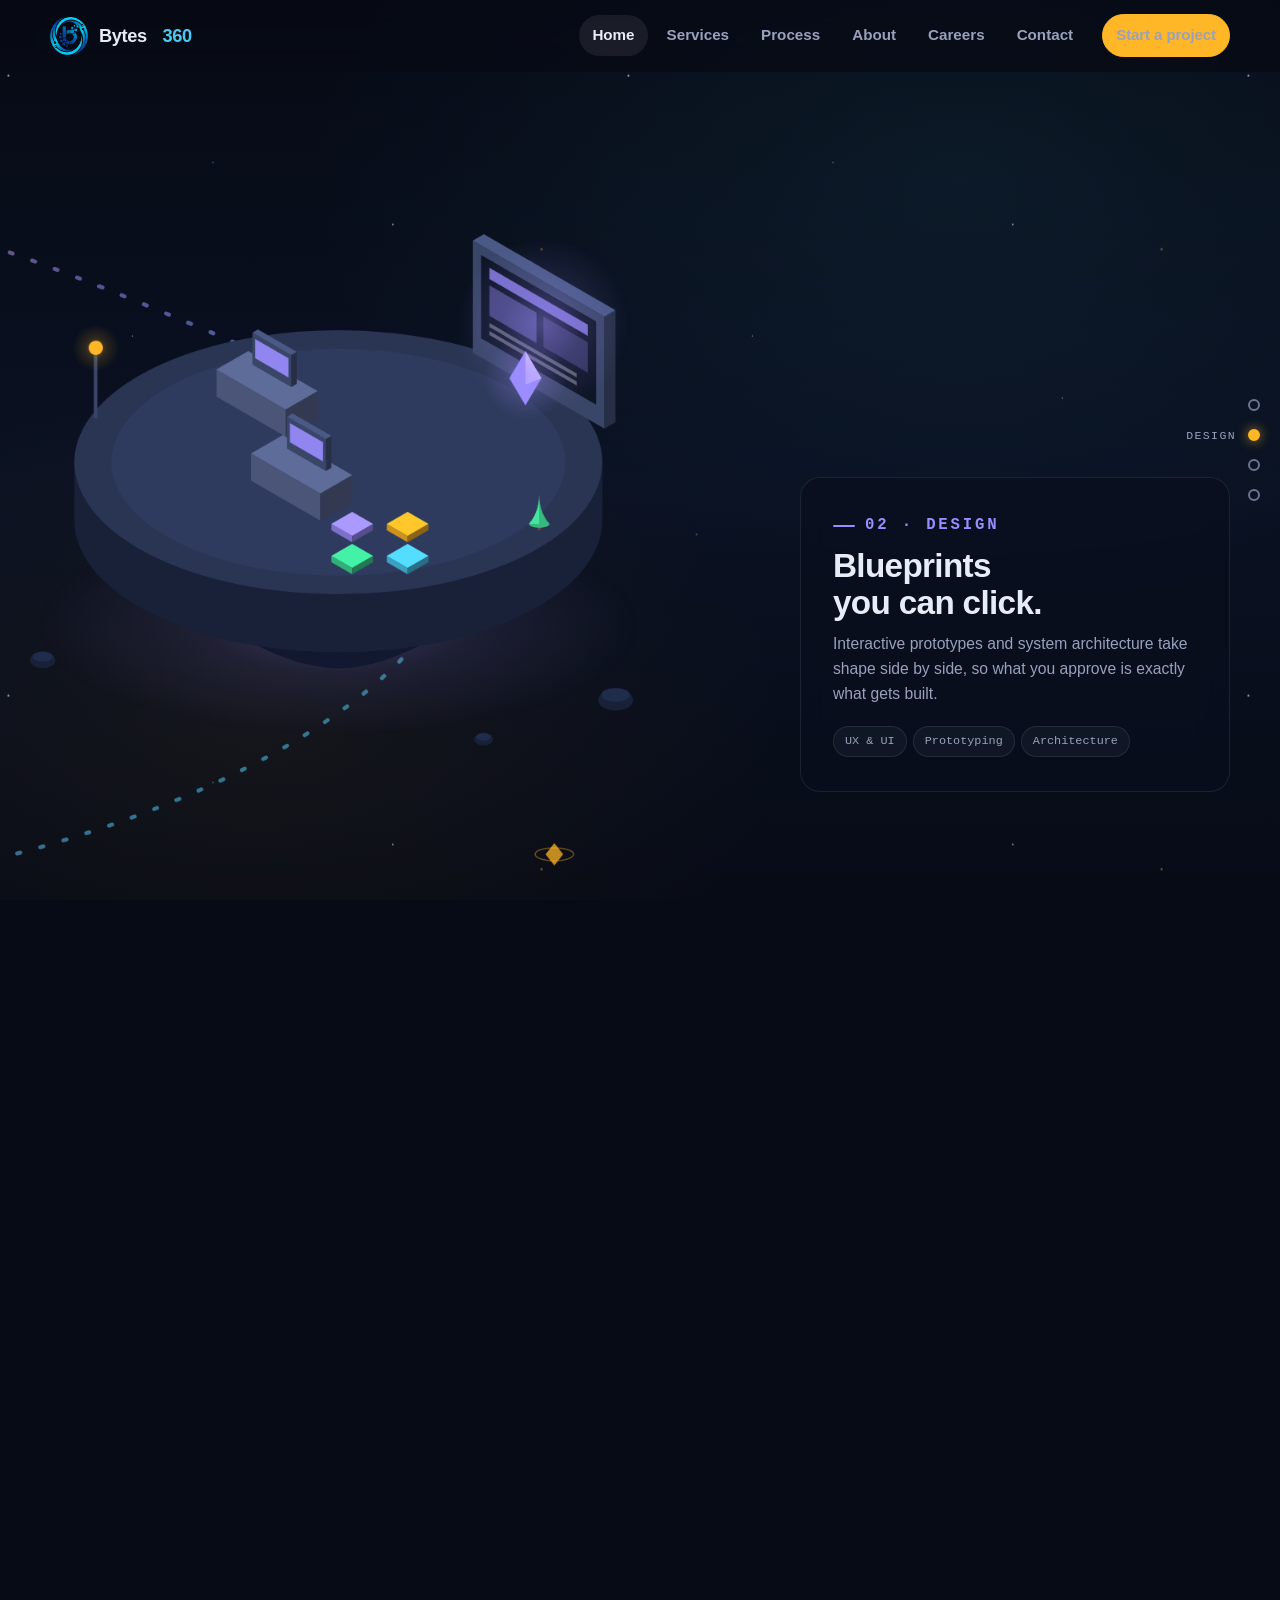
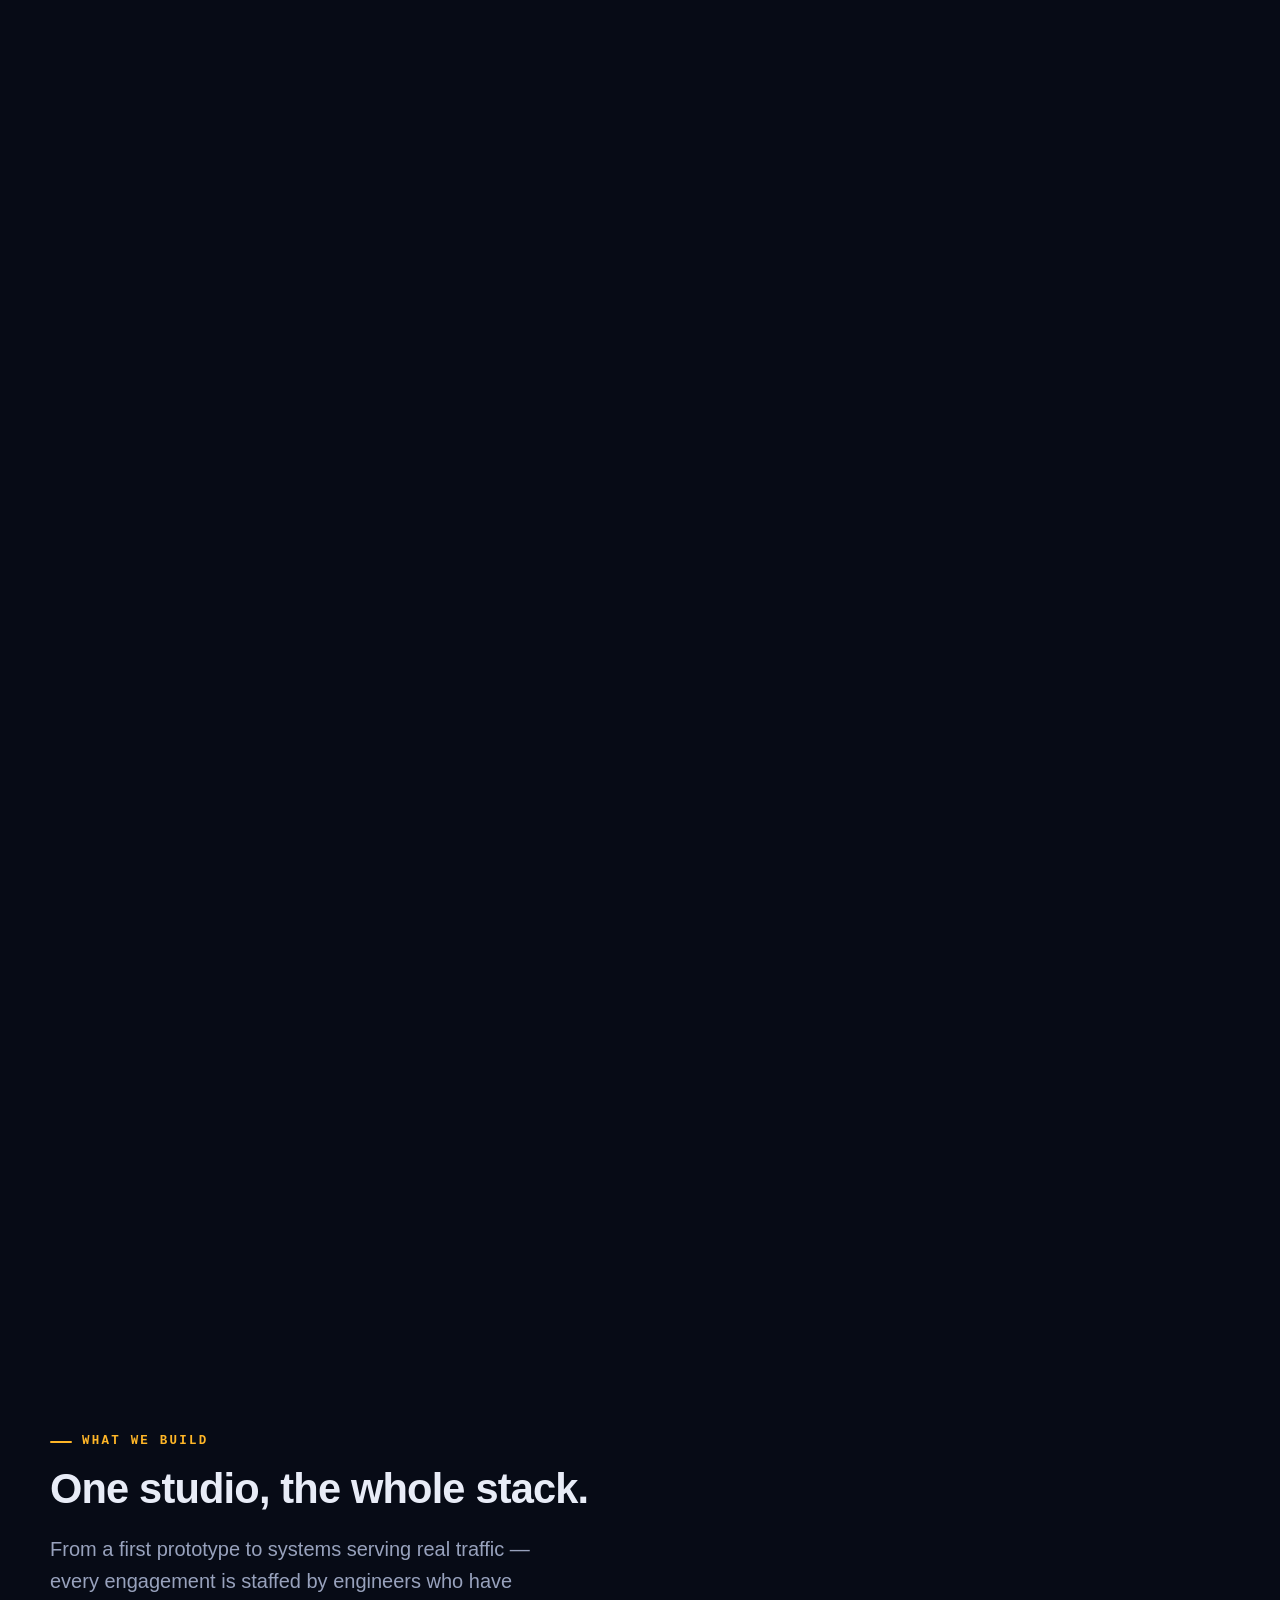
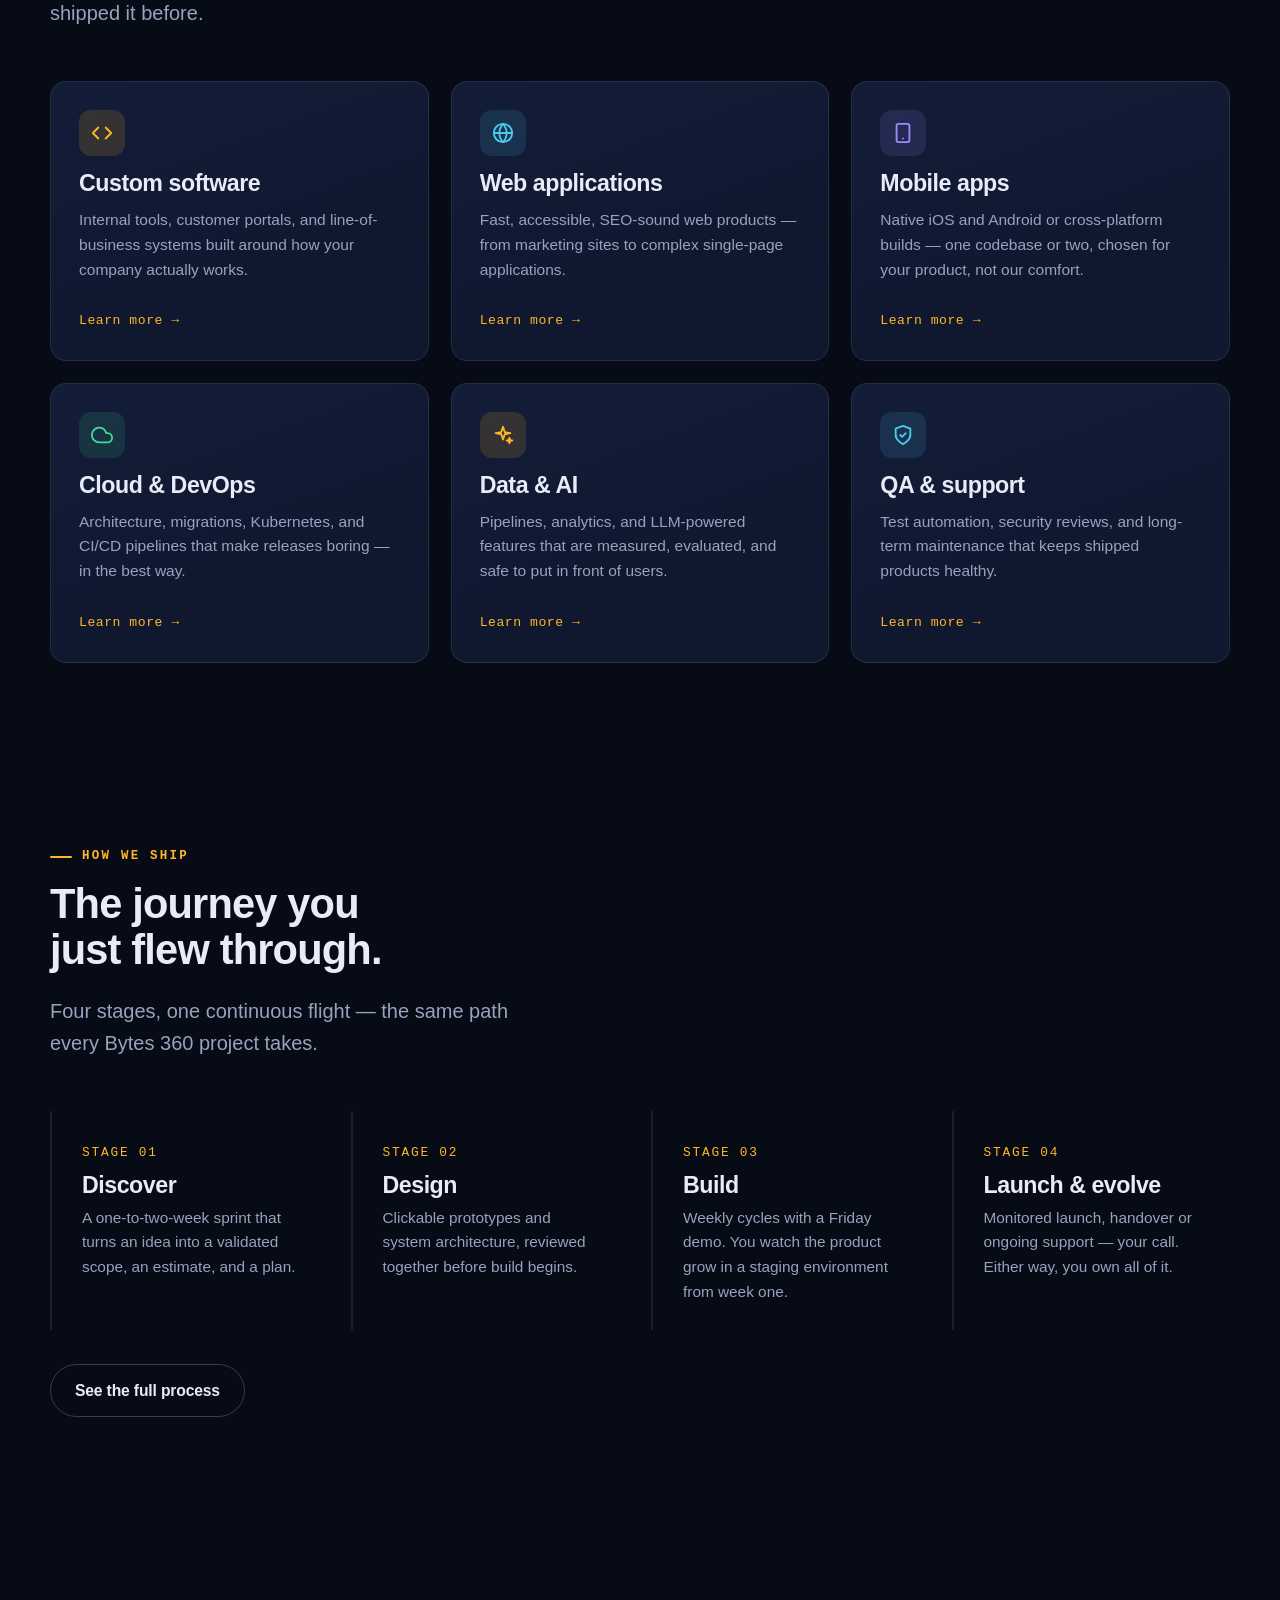
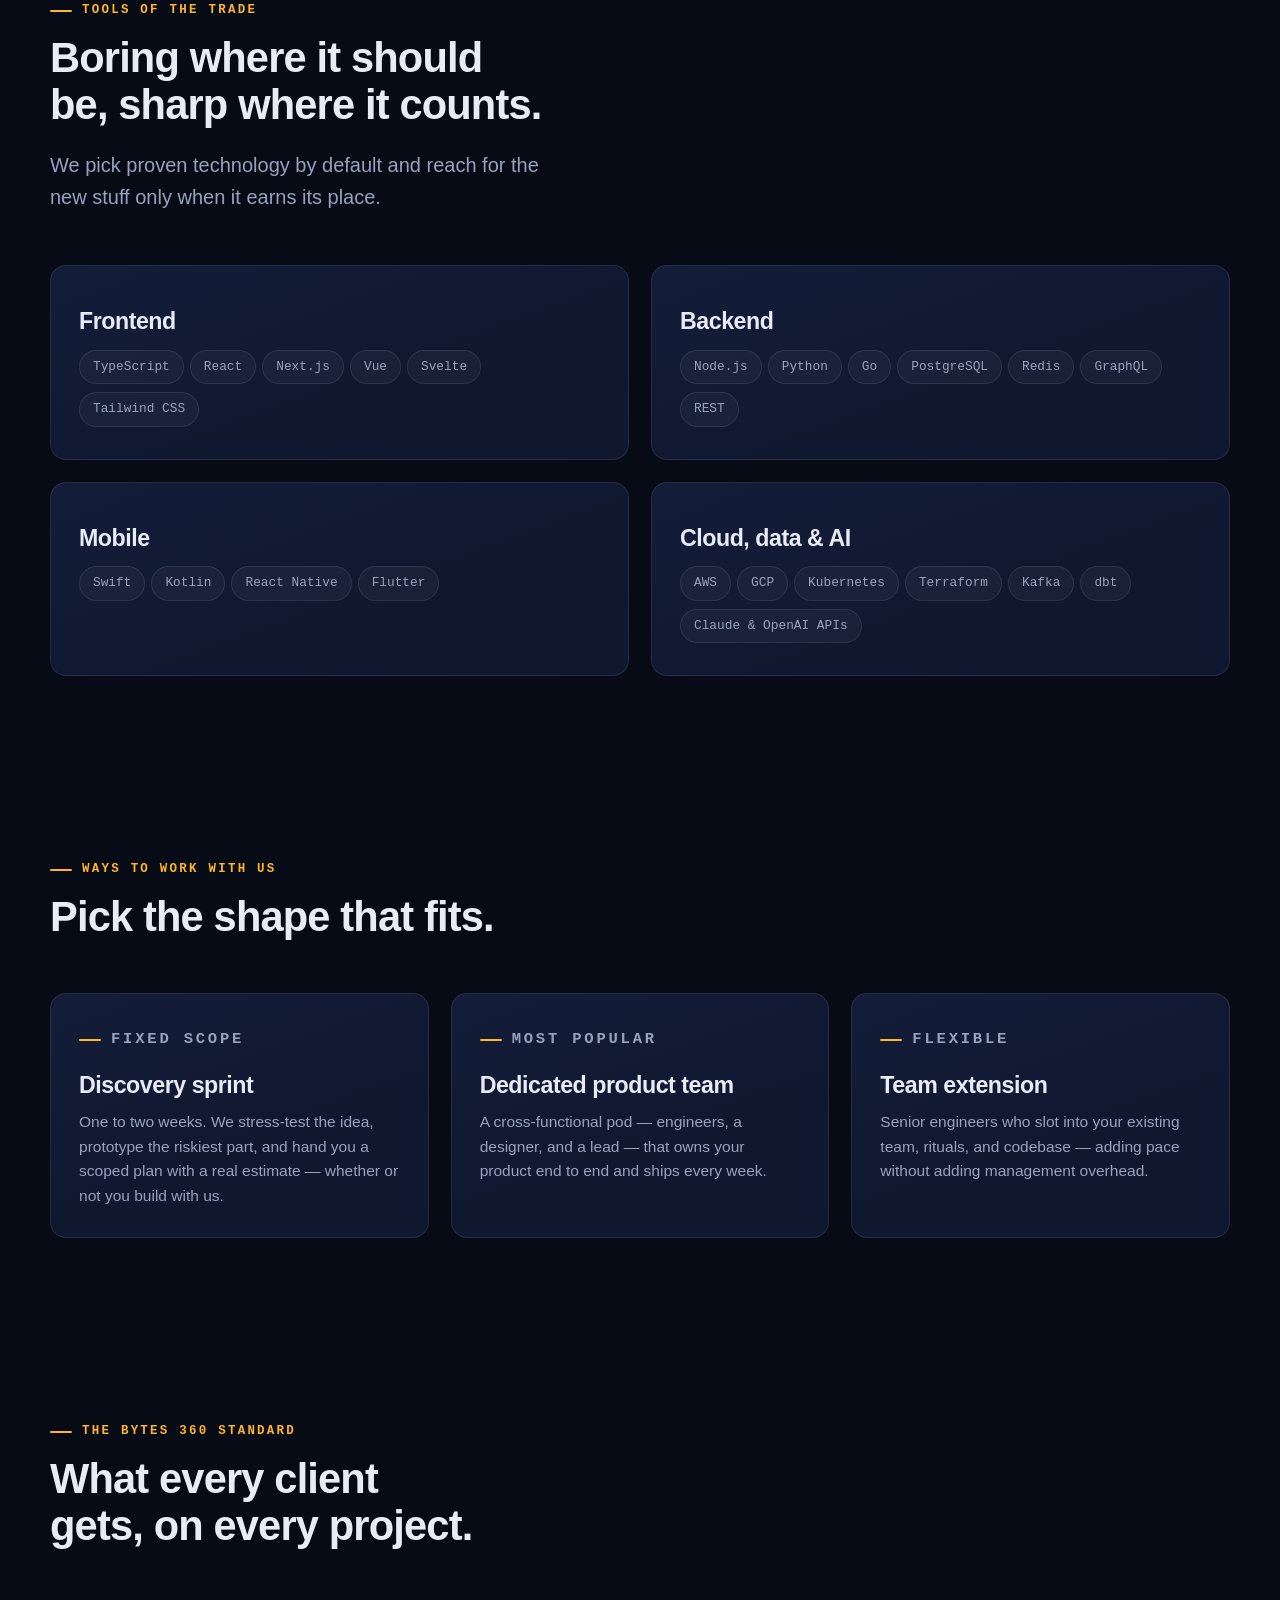
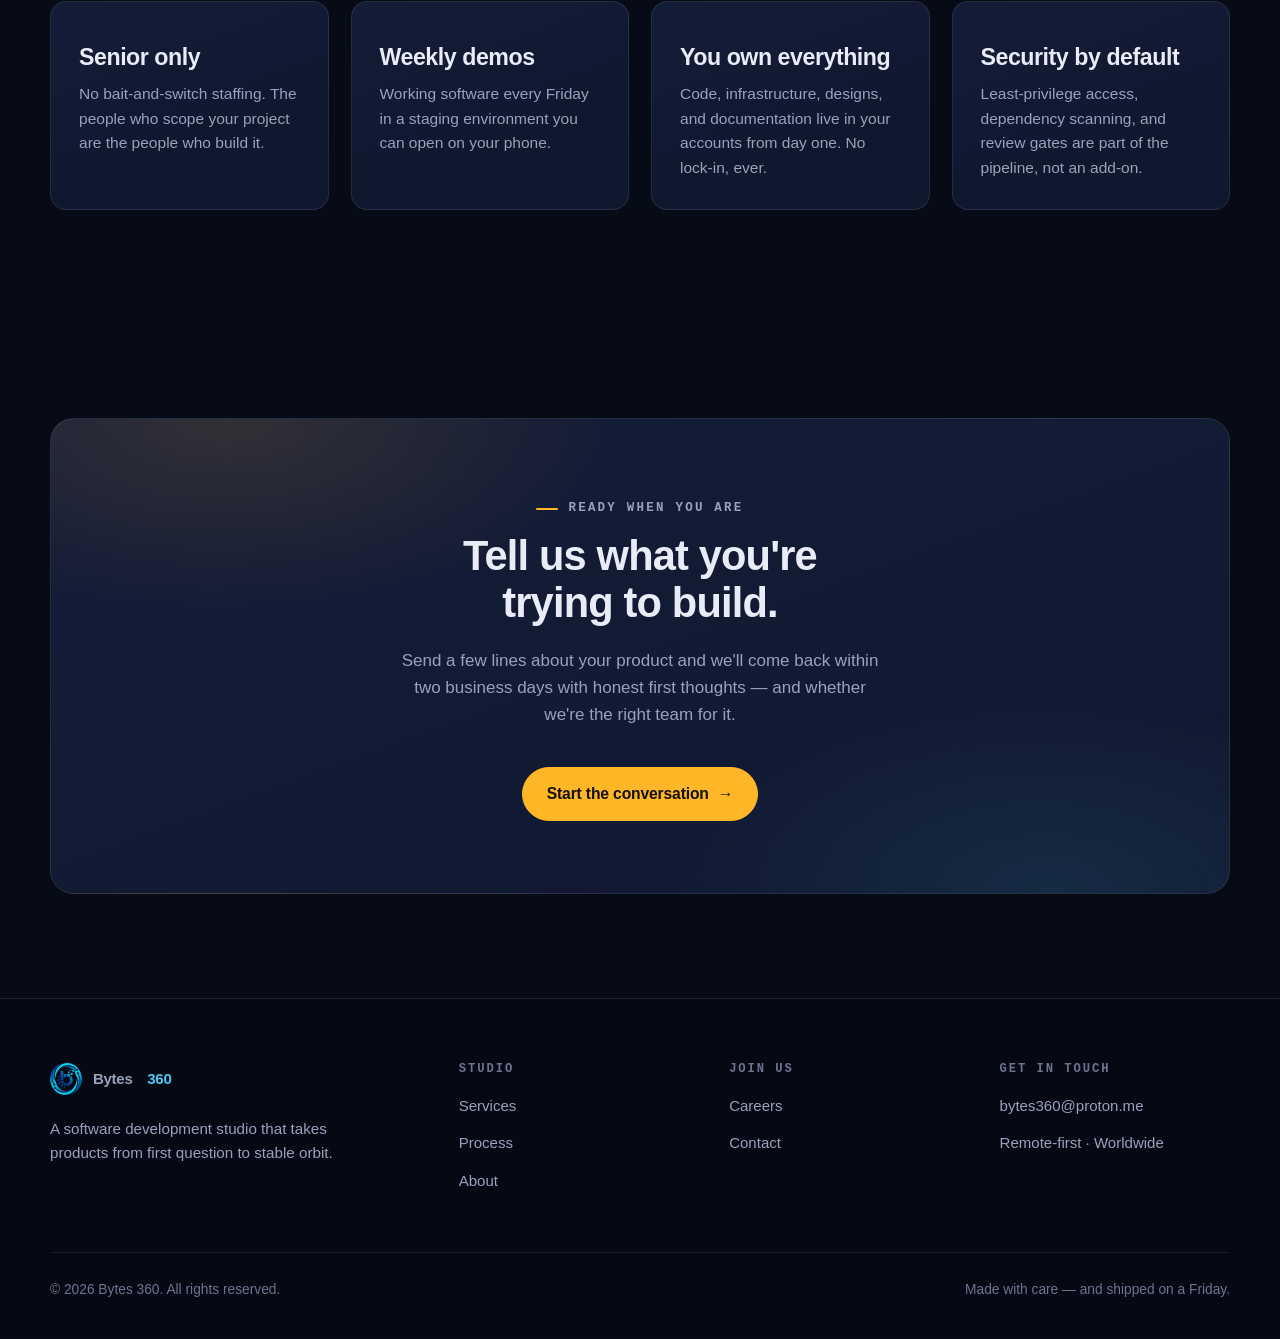
<file: index.html>
<!DOCTYPE html>
<html lang="en" class="sw-static">
<head>
  <meta charset="UTF-8">
  <meta name="viewport" content="width=device-width, initial-scale=1, viewport-fit=cover">
  <title>Bytes 360 — Software Development Studio</title>
  <meta name="description" content="Bytes 360 designs, builds, and launches web, mobile, cloud, and AI products. Senior engineering teams, weekly demos, and code you own.">
  <meta name="theme-color" content="#070b16">
  <meta property="og:title" content="Bytes 360 — Software Development Studio">
  <meta property="og:description" content="We design, build, and launch software that lasts. Web, mobile, cloud, and AI products by senior engineers.">
  <meta property="og:type" content="website">
  <link rel="icon" type="image/png" sizes="32x32" href="assets/favicon-32.png">
  <link rel="apple-touch-icon" href="assets/apple-touch-icon.png">
  <meta property="og:image" content="assets/logo-lockup.png">
  <link rel="stylesheet" href="css/style.css">
  <script>document.documentElement.classList.add("js");</script>
</head>
<body>
  <a class="skip-link" href="#main">Skip to content</a>

  <header class="site-header">
    <div class="wrap">
      <a class="brand" href="index.html" aria-label="Bytes 360 home">
        <img class="brand-mark" src="assets/logo-mark.png" alt="" width="38" height="38" fetchpriority="high">
        Bytes&nbsp;<span class="byte">360</span>
      </a>
      <button class="nav-toggle" aria-label="Toggle navigation" aria-expanded="false" aria-controls="siteNav">
        <span></span><span></span><span></span>
      </button>
      <nav class="site-nav" id="siteNav" aria-label="Main">
        <a href="index.html" aria-current="page">Home</a>
        <a href="services.html">Services</a>
        <a href="process.html">Process</a>
        <a href="about.html">About</a>
        <a href="careers.html">Careers</a>
        <a href="contact.html">Contact</a>
        <a href="contact.html" class="btn btn-sm nav-cta">Start a project</a>
      </nav>
    </div>
  </header>

  <main id="main">

    <!-- ============ Scroll world: a continuous camera flight ============ -->
    <div class="sw-scroller" id="scrollWorld">
      <div class="sw-stage">
        <div class="sw-space" aria-hidden="true"></div>

        <div class="sw-world">
          <svg id="worldSvg" viewBox="0 0 3200 2400" width="3200" height="2400" xmlns="http://www.w3.org/2000/svg" role="img" aria-label="Isometric illustration of the Bytes 360 delivery journey: four floating islands for discovery, design, engineering, and launch, connected by a glowing flight path."><style>
  @media (prefers-reduced-motion: no-preference) {
    .bob { animation: swBob 7s ease-in-out infinite; }
    .bob-slow { animation: swBob 10s ease-in-out infinite; }
    .pulse { animation: swPulse 3.2s ease-in-out infinite; }
    .blink.b0 { animation: swBlink 2.1s steps(2) infinite; }
    .blink.b1 { animation: swBlink 2.7s steps(2) infinite 0.4s; }
    .blink.b2 { animation: swBlink 1.7s steps(2) infinite 0.9s; }
    .flow { animation: swFlow 2.6s linear infinite; }
    .spin-dash { animation: swFlow 4s linear infinite; }
  }
  @keyframes swBob { 0%,100% { transform: translateY(0); } 50% { transform: translateY(-9px); } }
  @keyframes swPulse { 0%,100% { opacity: 0.9; } 50% { opacity: 0.45; } }
  @keyframes swBlink { 0%,100% { opacity: 1; } 50% { opacity: 0.15; } }
  @keyframes swFlow { to { stroke-dashoffset: -60; } }
</style><defs><radialGradient id="gAmber"><stop offset="0%" stop-color="#FFB627" stop-opacity="0.85"/><stop offset="45%" stop-color="#FFB627" stop-opacity="0.28"/><stop offset="100%" stop-color="#FFB627" stop-opacity="0"/></radialGradient><radialGradient id="gCyan"><stop offset="0%" stop-color="#4CC9F0" stop-opacity="0.85"/><stop offset="45%" stop-color="#4CC9F0" stop-opacity="0.28"/><stop offset="100%" stop-color="#4CC9F0" stop-opacity="0"/></radialGradient><radialGradient id="gMint"><stop offset="0%" stop-color="#3DDC97" stop-opacity="0.85"/><stop offset="45%" stop-color="#3DDC97" stop-opacity="0.28"/><stop offset="100%" stop-color="#3DDC97" stop-opacity="0"/></radialGradient><radialGradient id="gViolet"><stop offset="0%" stop-color="#9B8CFF" stop-opacity="0.85"/><stop offset="45%" stop-color="#9B8CFF" stop-opacity="0.28"/><stop offset="100%" stop-color="#9B8CFF" stop-opacity="0"/></radialGradient><linearGradient id="gRoute" x1="0" y1="0" x2="1" y2="1"><stop offset="0%" stop-color="#FFB627"/><stop offset="38%" stop-color="#9B8CFF"/><stop offset="66%" stop-color="#4CC9F0"/><stop offset="100%" stop-color="#3DDC97"/></linearGradient></defs><path d="M 830 580 C 1350 360, 1460 400, 2020 640 S 1920 1280, 1340 1300 S 1300 1940, 2200 1740" fill="none" stroke="url(#gRoute)" stroke-width="5" stroke-linecap="round" stroke-dasharray="4 26" opacity="0.55" class="flow"/><g class="bob"><polygon points="1350,466 1361,480 1350,494 1339,480" fill="#9B8CFF" opacity="0.75"/><ellipse cx="1350" cy="480" rx="24" ry="8" fill="none" stroke="#9B8CFF" stroke-width="1.6" opacity="0.4"/></g><g class="bob"><polygon points="1560,1126 1571,1140 1560,1154 1549,1140" fill="#4CC9F0" opacity="0.75"/><ellipse cx="1560" cy="1140" rx="24" ry="8" fill="none" stroke="#4CC9F0" stroke-width="1.6" opacity="0.4"/></g><g class="bob"><polygon points="1760,1546 1771,1560 1760,1574 1749,1560" fill="#3DDC97" opacity="0.75"/><ellipse cx="1760" cy="1560" rx="24" ry="8" fill="none" stroke="#3DDC97" stroke-width="1.6" opacity="0.4"/></g><g class="bob"><polygon points="520,1066 531,1080 520,1094 509,1080" fill="#4CC9F0" opacity="0.75"/><ellipse cx="520" cy="1080" rx="24" ry="8" fill="none" stroke="#4CC9F0" stroke-width="1.6" opacity="0.4"/></g><g class="bob"><polygon points="2350,1236 2361,1250 2350,1264 2339,1250" fill="#FFB627" opacity="0.75"/><ellipse cx="2350" cy="1250" rx="24" ry="8" fill="none" stroke="#FFB627" stroke-width="1.6" opacity="0.4"/></g><g id="isl-discover"><ellipse cx="650" cy="724.6" rx="379.5" ry="138.6" fill="url(#gAmber)" opacity="0.35"/><path d="M 339.8 592.6 C 485.0 724.6 577.4 777.4 650.0 777.4 C 722.6 777.4 815.0 724.6 960.2 592.6 Z" fill="#111830"/><polygon points="534.5,632.2 543.5,646.6 534.5,655.6 525.5,646.6" fill="#FFB627" opacity="0.55" class="pulse"/><polygon points="742.4,658.6 749.4,669.8 742.4,676.8 735.4,669.8" fill="#FFB627" opacity="0.55" class="pulse"/><polygon points="633.5,701.5 639.5,711.1 633.5,717.1 627.5,711.1" fill="#FFB627" opacity="0.55" class="pulse"/><path d="M 320.0 520.0 A 330.0 165.0 0 0 0 980.0 520.0 L 980.0 592.6 A 330.0 165.0 0 0 1 320.0 592.6 Z" fill="#182138"/><ellipse cx="650" cy="520" rx="330" ry="165.0" fill="#2A3554"/><ellipse cx="650" cy="520" rx="283.8" ry="141.9" fill="#2f3b5e"/><g class="bob"><ellipse cx="280.4" cy="767.5" rx="16" ry="9.9" fill="#182138"/><ellipse cx="280.4" cy="763.0" rx="12.8" ry="6.4" fill="#202c4b"/></g><g class="bob"><ellipse cx="996.5" cy="817.0" rx="22" ry="13.6" fill="#182138"/><ellipse cx="996.5" cy="810.8" rx="17.6" ry="8.8" fill="#202c4b"/></g><g class="bob"><ellipse cx="831.5" cy="866.5" rx="12" ry="7.4" fill="#182138"/><ellipse cx="831.5" cy="863.1" rx="9.6" ry="4.8" fill="#202c4b"/></g><ellipse cx="650" cy="528" rx="150" ry="75" fill="#35436b"/><polygon points="793.8,269.0 923.7,344.0 923.7,452.0 793.8,377.0" fill="#3a4668"/><polygon points="935.8,337.0 935.8,445.0 923.7,452.0 923.7,344.0" fill="#272f46"/><polygon points="805.9,262.0 935.8,337.0 923.7,344.0 793.8,269.0" fill="#4a5985"/><polygon points="802.4,286.0 915.0,351.0 915.0,413.0 802.4,348.0" fill="#0E1526" opacity="1.0"/><polygon points="811.1,296.0 880.4,336.0 880.4,343.0 811.1,303.0" fill="#FFB627" opacity="0.85"/><polygon points="811.1,312.0 906.3,367.0 906.3,374.0 811.1,319.0" fill="#FFB627" opacity="0.5"/><polygon points="811.1,328.0 863.0,358.0 863.0,365.0 811.1,335.0" fill="#FFB627" opacity="0.5"/><path d="M 582.5 520.0 A 67.5 33.8 0 0 0 717.5 520.0 L 717.5 486.0 A 67.5 33.8 0 0 1 582.5 486.0 Z" fill="#3e4866"/><ellipse cx="650.0" cy="486.0" rx="67.5" ry="33.8" fill="#606e9c"/><circle cx="650.0" cy="460.0" r="95" fill="url(#gAmber)" opacity="0.6" class="pulse"/><polygon points="617.1,439.0 630.9,447.0 630.9,481.0 617.1,473.0" fill="#ffb627"/><polygon points="644.8,439.0 644.8,473.0 630.9,481.0 630.9,447.0" fill="#bf881d"/><polygon points="630.9,431.0 644.8,439.0 630.9,447.0 617.1,439.0" fill="#ffff38"/><polygon points="637.9,429.0 651.7,437.0 651.7,493.0 637.9,485.0" fill="#ffb627"/><polygon points="665.6,429.0 665.6,485.0 651.7,493.0 651.7,437.0" fill="#bf881d"/><polygon points="651.7,421.0 665.6,429.0 651.7,437.0 637.9,429.0" fill="#ffff38"/><polygon points="658.7,453.0 672.5,461.0 672.5,505.0 658.7,497.0" fill="#ffb627"/><polygon points="686.4,453.0 686.4,497.0 672.5,505.0 672.5,461.0" fill="#bf881d"/><polygon points="672.5,445.0 686.4,453.0 672.5,461.0 658.7,453.0" fill="#ffff38"/><ellipse cx="650.0" cy="424.0" rx="70" ry="24" fill="none" stroke="#FFB627" stroke-width="2.5" stroke-dasharray="10 8" opacity="0.8" class="spin-dash"/><polygon points="445.6,464.0 523.6,509.0 523.6,533.0 445.6,488.0" fill="#6b5a8e"/><polygon points="546.1,496.0 546.1,520.0 523.6,533.0 523.6,509.0" fill="#483d60"/><polygon points="468.1,451.0 546.1,496.0 523.6,509.0 445.6,464.0" fill="#8873b5"/><polygon points="592.8,599.0 670.8,644.0 670.8,668.0 592.8,623.0" fill="#6b5a8e"/><polygon points="693.3,631.0 693.3,655.0 670.8,668.0 670.8,644.0" fill="#483d60"/><polygon points="615.4,586.0 693.3,631.0 670.8,644.0 592.8,599.0" fill="#8873b5"/><path d="M 762.583302 645.0 l -14 -46 m 14 46 l 15 -45 m -15 45 l 1 -50" stroke="#3A4668" stroke-width="4" fill="none"/><g transform="rotate(-28 762.583302 593.0)"><rect x="736.583302" y="585.0" width="52" height="14" rx="7" fill="#8b7ee5"/><circle cx="788.583302" cy="592.0" r="7" fill="#FFB627" class="pulse"/></g><rect x="500.3" y="365.0" width="5.0" height="10.0" fill="#5C4B3A"/><path d="M 486.8 365.0 Q 502.8 346.6 502.8 319.0 Q 502.8 346.6 518.8 365.0 A 16.0 6.4 0 0 1 486.8 365.0 Z" fill="#2E9E6B"/><path d="M 486.8 365.0 Q 502.8 346.6 502.8 319.0 L 502.8 365.0 Z" fill="#39c585"/><rect x="405.6" y="392.5" width="3.8" height="7.5" fill="#5C4B3A"/><path d="M 395.5 392.5 Q 407.5 378.7 407.5 358.0 Q 407.5 378.7 419.5 392.5 A 12.0 4.8 0 0 1 395.5 392.5 Z" fill="#37B87E"/><path d="M 395.5 392.5 Q 407.5 378.7 407.5 358.0 L 407.5 392.5 Z" fill="#44e69d"/><rect x="925.0" y="501.5" width="4.2" height="8.5" fill="#5C4B3A"/><path d="M 913.5 501.5 Q 927.1 485.9 927.1 462.4 Q 927.1 485.9 940.7 501.5 A 13.6 5.4 0 0 1 913.5 501.5 Z" fill="#2E9E6B"/><path d="M 913.5 501.5 Q 927.1 485.9 927.1 462.4 L 927.1 501.5 Z" fill="#39c585"/><line x1="650.0" y1="360.0" x2="650.0" y2="268.0" stroke="#3A4668" stroke-width="5"/><path d="M 640.0 268.0 a 10 10 0 0 1 20 0" fill="none" stroke="#FFB627" stroke-width="2.5" opacity="0.80" class="pulse"/><path d="M 632.0 268.0 a 18 18 0 0 1 36 0" fill="none" stroke="#FFB627" stroke-width="2.5" opacity="0.56" class="pulse"/><path d="M 624.0 268.0 a 26 26 0 0 1 52 0" fill="none" stroke="#FFB627" stroke-width="2.5" opacity="0.32" class="pulse"/></g><g id="isl-design"><ellipse cx="2080" cy="964.6" rx="379.5" ry="138.6" fill="url(#gViolet)" opacity="0.35"/><path d="M 1769.8 832.6 C 1915.0 964.6 2007.4 1017.4 2080.0 1017.4 C 2152.6 1017.4 2245.0 964.6 2390.2 832.6 Z" fill="#111830"/><polygon points="1964.5,872.2 1973.5,886.6 1964.5,895.6 1955.5,886.6" fill="#9B8CFF" opacity="0.55" class="pulse"/><polygon points="2172.4,898.6 2179.4,909.8 2172.4,916.8 2165.4,909.8" fill="#9B8CFF" opacity="0.55" class="pulse"/><polygon points="2063.5,941.5 2069.5,951.1 2063.5,957.1 2057.5,951.1" fill="#9B8CFF" opacity="0.55" class="pulse"/><path d="M 1750.0 760.0 A 330.0 165.0 0 0 0 2410.0 760.0 L 2410.0 832.6 A 330.0 165.0 0 0 1 1750.0 832.6 Z" fill="#182138"/><ellipse cx="2080" cy="760" rx="330" ry="165.0" fill="#2A3554"/><ellipse cx="2080" cy="760" rx="283.8" ry="141.9" fill="#2f3b5e"/><g class="bob"><ellipse cx="1710.4" cy="1007.5" rx="16" ry="9.9" fill="#182138"/><ellipse cx="1710.4" cy="1003.0" rx="12.8" ry="6.4" fill="#202c4b"/></g><g class="bob"><ellipse cx="2426.5" cy="1057.0" rx="22" ry="13.6" fill="#182138"/><ellipse cx="2426.5" cy="1050.8" rx="17.6" ry="8.8" fill="#202c4b"/></g><g class="bob"><ellipse cx="2261.5" cy="1106.5" rx="12" ry="7.4" fill="#182138"/><ellipse cx="2261.5" cy="1103.1" rx="9.6" ry="4.8" fill="#202c4b"/></g><polygon points="2248.0,483.0 2412.6,578.0 2412.6,718.0 2248.0,623.0" fill="#3a4668"/><polygon points="2426.4,570.0 2426.4,710.0 2412.6,718.0 2412.6,578.0" fill="#272f46"/><polygon points="2261.9,475.0 2426.4,570.0 2412.6,578.0 2248.0,483.0" fill="#4a5985"/><polygon points="2258.4,501.0 2402.2,584.0 2402.2,688.0 2258.4,605.0" fill="#0E1526" opacity="1.0"/><polygon points="2268.8,517.0 2391.8,588.0 2391.8,602.0 2268.8,531.0" fill="#9B8CFF" opacity="0.75"/><polygon points="2268.8,539.0 2327.7,573.0 2327.7,611.0 2268.8,577.0" fill="#9B8CFF" opacity="0.4"/><polygon points="2336.3,578.0 2391.8,610.0 2391.8,648.0 2336.3,616.0" fill="#9B8CFF" opacity="0.25"/><polygon points="2268.8,586.0 2377.9,649.0 2377.9,654.0 2268.8,591.0" fill="#E8ECF7" opacity="0.35"/><polygon points="2268.8,596.0 2377.9,659.0 2377.9,664.0 2268.8,601.0" fill="#E8ECF7" opacity="0.35"/><circle cx="2335.5" cy="587.5" r="110" fill="url(#gViolet)" opacity="0.5" class="pulse"/><polygon points="1927.6,644.0 2014.2,694.0 2014.2,728.0 1927.6,678.0" fill="#4a5578"/><polygon points="2054.0,671.0 2054.0,705.0 2014.2,728.0 2014.2,694.0" fill="#323951"/><polygon points="1967.4,621.0 2054.0,671.0 2014.2,694.0 1927.6,644.0" fill="#5e6c99"/><polygon points="1972.6,598.0 2021.1,626.0 2021.1,666.0 1972.6,638.0" fill="#3a4668"/><polygon points="2028.0,622.0 2028.0,662.0 2021.1,666.0 2021.1,626.0" fill="#272f46"/><polygon points="1979.5,594.0 2028.0,622.0 2021.1,626.0 1972.6,598.0" fill="#4a5985"/><polygon points="1976.1,606.0 2017.6,630.0 2017.6,654.0 1976.1,630.0" fill="#9B8CFF" opacity="0.9"/><polygon points="1970.9,749.0 2057.5,799.0 2057.5,833.0 1970.9,783.0" fill="#4a5578"/><polygon points="2097.3,776.0 2097.3,810.0 2057.5,833.0 2057.5,799.0" fill="#323951"/><polygon points="2010.7,726.0 2097.3,776.0 2057.5,799.0 1970.9,749.0" fill="#5e6c99"/><polygon points="2015.9,703.0 2064.4,731.0 2064.4,771.0 2015.9,743.0" fill="#3a4668"/><polygon points="2071.3,727.0 2071.3,767.0 2064.4,771.0 2064.4,731.0" fill="#272f46"/><polygon points="2022.8,699.0 2071.3,727.0 2064.4,731.0 2015.9,703.0" fill="#4a5985"/><polygon points="2019.4,711.0 2060.9,735.0 2060.9,759.0 2019.4,735.0" fill="#9B8CFF" opacity="0.9"/><polygon points="2140.6,837.0 2166.6,852.0 2166.6,860.0 2140.6,845.0" fill="#cc911f"/><polygon points="2192.6,837.0 2192.6,845.0 2166.6,860.0 2166.6,852.0" fill="#8c6415"/><polygon points="2166.6,822.0 2192.6,837.0 2166.6,852.0 2140.6,837.0" fill="#ffc82a"/><polygon points="2140.6,877.0 2166.6,892.0 2166.6,900.0 2140.6,885.0" fill="#3ca0c0"/><polygon points="2192.6,877.0 2192.6,885.0 2166.6,900.0 2166.6,892.0" fill="#296e84"/><polygon points="2166.6,862.0 2192.6,877.0 2166.6,892.0 2140.6,877.0" fill="#53ddff"/><polygon points="2071.3,877.0 2097.3,892.0 2097.3,900.0 2071.3,885.0" fill="#30b078"/><polygon points="2123.3,877.0 2123.3,885.0 2097.3,900.0 2097.3,892.0" fill="#217953"/><polygon points="2097.3,862.0 2123.3,877.0 2097.3,892.0 2071.3,877.0" fill="#43f2a6"/><polygon points="2071.3,837.0 2097.3,852.0 2097.3,860.0 2071.3,845.0" fill="#7c70cc"/><polygon points="2123.3,837.0 2123.3,845.0 2097.3,860.0 2097.3,852.0" fill="#554d8c"/><polygon points="2097.3,822.0 2123.3,837.0 2097.3,852.0 2071.3,837.0" fill="#aa9aff"/><g class="bob"><polygon points="2313.826858,621.0 2333.826858,655.0 2313.826858,689.0 2293.826858,655.0" fill="#9B8CFF"/><polygon points="2313.826858,621.0 2333.826858,655.0 2313.826858,663.0 Z" fill="#c9b6ff"/><circle cx="2313.826858" cy="655.0" r="52" fill="url(#gViolet)" opacity="0.55" class="pulse"/></g><line x1="1776.89111" y1="705.0" x2="1776.89111" y2="625.0" stroke="#3A4668" stroke-width="5"/><circle cx="1776.89111" cy="617.0" r="9" fill="#FFB627" class="pulse"/><circle cx="1776.89111" cy="617.0" r="30" fill="url(#gAmber)" opacity="0.5"/><rect x="2329.1" y="837.0" width="4.0" height="8.0" fill="#5C4B3A"/><path d="M 2318.3 837.0 Q 2331.1 822.3 2331.1 800.2 Q 2331.1 822.3 2343.9 837.0 A 12.8 5.1 0 0 1 2318.3 837.0 Z" fill="#37B87E"/><path d="M 2318.3 837.0 Q 2331.1 822.3 2331.1 800.2 L 2331.1 837.0 Z" fill="#44e69d"/></g><g id="isl-build"><ellipse cx="1000" cy="1743.2" rx="414.0" ry="151.2" fill="url(#gCyan)" opacity="0.35"/><path d="M 661.6 1599.2 C 820.0 1743.2 920.8 1800.8 1000.0 1800.8 C 1079.2 1800.8 1180.0 1743.2 1338.4 1599.2 Z" fill="#111830"/><polygon points="874.0,1642.4 883.0,1656.8 874.0,1665.8 865.0,1656.8" fill="#4CC9F0" opacity="0.55" class="pulse"/><polygon points="1100.8,1671.2 1107.8,1682.4 1100.8,1689.4 1093.8,1682.4" fill="#4CC9F0" opacity="0.55" class="pulse"/><polygon points="982.0,1718.0 988.0,1727.6 982.0,1733.6 976.0,1727.6" fill="#4CC9F0" opacity="0.55" class="pulse"/><path d="M 640.0 1520.0 A 360.0 180.0 0 0 0 1360.0 1520.0 L 1360.0 1599.2 A 360.0 180.0 0 0 1 640.0 1599.2 Z" fill="#182138"/><ellipse cx="1000" cy="1520" rx="360" ry="180.0" fill="#2A3554"/><ellipse cx="1000" cy="1520" rx="309.6" ry="154.8" fill="#2f3b5e"/><g class="bob"><ellipse cx="596.8" cy="1790.0" rx="16" ry="9.9" fill="#182138"/><ellipse cx="596.8" cy="1785.5" rx="12.8" ry="6.4" fill="#202c4b"/></g><g class="bob"><ellipse cx="1378.0" cy="1844.0" rx="22" ry="13.6" fill="#182138"/><ellipse cx="1378.0" cy="1837.8" rx="17.6" ry="8.8" fill="#202c4b"/></g><g class="bob"><ellipse cx="1198.0" cy="1898.0" rx="12" ry="7.4" fill="#182138"/><ellipse cx="1198.0" cy="1894.6" rx="9.6" ry="4.8" fill="#202c4b"/></g><polygon points="842.4,1211.0 887.4,1237.0 887.4,1387.0 842.4,1361.0" fill="#39456b"/><polygon points="932.5,1211.0 932.5,1361.0 887.4,1387.0 887.4,1237.0" fill="#262e48"/><polygon points="887.4,1185.0 932.5,1211.0 887.4,1237.0 842.4,1211.0" fill="#485888"/><polygon points="849.3,1332.0 880.5,1350.0 880.5,1359.0 849.3,1341.0" fill="#0E1526" opacity="1.0"/><circle cx="854.5" cy="1339.0" r="3.4" fill="#4CC9F0" class="blink b0"/><circle cx="863.2" cy="1344.0" r="3.4" fill="#3DDC97" class="blink b1"/><polygon points="849.3,1306.0 880.5,1324.0 880.5,1333.0 849.3,1315.0" fill="#0E1526" opacity="1.0"/><circle cx="854.5" cy="1313.0" r="3.4" fill="#4CC9F0" class="blink b1"/><circle cx="863.2" cy="1318.0" r="3.4" fill="#3DDC97" class="blink b2"/><polygon points="849.3,1280.0 880.5,1298.0 880.5,1307.0 849.3,1289.0" fill="#0E1526" opacity="1.0"/><circle cx="854.5" cy="1287.0" r="3.4" fill="#4CC9F0" class="blink b2"/><circle cx="863.2" cy="1292.0" r="3.4" fill="#3DDC97" class="blink b0"/><polygon points="849.3,1254.0 880.5,1272.0 880.5,1281.0 849.3,1263.0" fill="#0E1526" opacity="1.0"/><circle cx="854.5" cy="1261.0" r="3.4" fill="#4CC9F0" class="blink b0"/><circle cx="863.2" cy="1266.0" r="3.4" fill="#3DDC97" class="blink b1"/><polygon points="849.3,1228.0 880.5,1246.0 880.5,1255.0 849.3,1237.0" fill="#0E1526" opacity="1.0"/><circle cx="854.5" cy="1235.0" r="3.4" fill="#4CC9F0" class="blink b1"/><circle cx="863.2" cy="1240.0" r="3.4" fill="#3DDC97" class="blink b2"/><polygon points="929.0,1221.0 974.0,1247.0 974.0,1397.0 929.0,1371.0" fill="#39456b"/><polygon points="1019.1,1221.0 1019.1,1371.0 974.0,1397.0 974.0,1247.0" fill="#262e48"/><polygon points="974.0,1195.0 1019.1,1221.0 974.0,1247.0 929.0,1221.0" fill="#485888"/><polygon points="935.9,1342.0 967.1,1360.0 967.1,1369.0 935.9,1351.0" fill="#0E1526" opacity="1.0"/><circle cx="941.1" cy="1349.0" r="3.4" fill="#4CC9F0" class="blink b1"/><circle cx="949.8" cy="1354.0" r="3.4" fill="#3DDC97" class="blink b2"/><polygon points="935.9,1316.0 967.1,1334.0 967.1,1343.0 935.9,1325.0" fill="#0E1526" opacity="1.0"/><circle cx="941.1" cy="1323.0" r="3.4" fill="#4CC9F0" class="blink b2"/><circle cx="949.8" cy="1328.0" r="3.4" fill="#3DDC97" class="blink b0"/><polygon points="935.9,1290.0 967.1,1308.0 967.1,1317.0 935.9,1299.0" fill="#0E1526" opacity="1.0"/><circle cx="941.1" cy="1297.0" r="3.4" fill="#4CC9F0" class="blink b0"/><circle cx="949.8" cy="1302.0" r="3.4" fill="#3DDC97" class="blink b1"/><polygon points="935.9,1264.0 967.1,1282.0 967.1,1291.0 935.9,1273.0" fill="#0E1526" opacity="1.0"/><circle cx="941.1" cy="1271.0" r="3.4" fill="#4CC9F0" class="blink b1"/><circle cx="949.8" cy="1276.0" r="3.4" fill="#3DDC97" class="blink b2"/><polygon points="935.9,1238.0 967.1,1256.0 967.1,1265.0 935.9,1247.0" fill="#0E1526" opacity="1.0"/><circle cx="941.1" cy="1245.0" r="3.4" fill="#4CC9F0" class="blink b2"/><circle cx="949.8" cy="1250.0" r="3.4" fill="#3DDC97" class="blink b0"/><polygon points="1015.6,1231.0 1060.6,1257.0 1060.6,1407.0 1015.6,1381.0" fill="#39456b"/><polygon points="1105.7,1231.0 1105.7,1381.0 1060.6,1407.0 1060.6,1257.0" fill="#262e48"/><polygon points="1060.6,1205.0 1105.7,1231.0 1060.6,1257.0 1015.6,1231.0" fill="#485888"/><polygon points="1022.5,1352.0 1053.7,1370.0 1053.7,1379.0 1022.5,1361.0" fill="#0E1526" opacity="1.0"/><circle cx="1027.7" cy="1359.0" r="3.4" fill="#4CC9F0" class="blink b2"/><circle cx="1036.4" cy="1364.0" r="3.4" fill="#3DDC97" class="blink b0"/><polygon points="1022.5,1326.0 1053.7,1344.0 1053.7,1353.0 1022.5,1335.0" fill="#0E1526" opacity="1.0"/><circle cx="1027.7" cy="1333.0" r="3.4" fill="#4CC9F0" class="blink b0"/><circle cx="1036.4" cy="1338.0" r="3.4" fill="#3DDC97" class="blink b1"/><polygon points="1022.5,1300.0 1053.7,1318.0 1053.7,1327.0 1022.5,1309.0" fill="#0E1526" opacity="1.0"/><circle cx="1027.7" cy="1307.0" r="3.4" fill="#4CC9F0" class="blink b1"/><circle cx="1036.4" cy="1312.0" r="3.4" fill="#3DDC97" class="blink b2"/><polygon points="1022.5,1274.0 1053.7,1292.0 1053.7,1301.0 1022.5,1283.0" fill="#0E1526" opacity="1.0"/><circle cx="1027.7" cy="1281.0" r="3.4" fill="#4CC9F0" class="blink b2"/><circle cx="1036.4" cy="1286.0" r="3.4" fill="#3DDC97" class="blink b0"/><polygon points="1022.5,1248.0 1053.7,1266.0 1053.7,1275.0 1022.5,1257.0" fill="#0E1526" opacity="1.0"/><circle cx="1027.7" cy="1255.0" r="3.4" fill="#4CC9F0" class="blink b0"/><circle cx="1036.4" cy="1260.0" r="3.4" fill="#3DDC97" class="blink b1"/><polygon points="878.8,1504.0 1138.6,1654.0 1138.6,1680.0 878.8,1530.0" fill="#4a5578"/><polygon points="1190.5,1624.0 1190.5,1650.0 1138.6,1680.0 1138.6,1654.0" fill="#323951"/><polygon points="930.7,1474.0 1190.5,1624.0 1138.6,1654.0 878.8,1504.0" fill="#5e6c99"/><polygon points="932.5,1481.0 1178.4,1623.0 1136.8,1647.0 890.9,1505.0" fill="#222B47"/><line x1="942.8" y1="1487.0" x2="901.3" y2="1511.0" stroke="#364471" stroke-width="2"/><line x1="982.7" y1="1510.0" x2="941.1" y2="1534.0" stroke="#364471" stroke-width="2"/><line x1="1022.5" y1="1533.0" x2="980.9" y2="1557.0" stroke="#364471" stroke-width="2"/><line x1="1062.4" y1="1556.0" x2="1020.8" y2="1580.0" stroke="#364471" stroke-width="2"/><line x1="1102.2" y1="1579.0" x2="1060.6" y2="1603.0" stroke="#364471" stroke-width="2"/><line x1="1142.0" y1="1602.0" x2="1100.5" y2="1626.0" stroke="#364471" stroke-width="2"/><polygon points="927.3,1486.0 953.2,1501.0 953.2,1531.0 927.3,1516.0" fill="#48bee4"/><polygon points="979.2,1486.0 979.2,1516.0 953.2,1531.0 953.2,1501.0" fill="#31829c"/><polygon points="953.2,1471.0 979.2,1486.0 953.2,1501.0 927.3,1486.0" fill="#66ffff"/><circle cx="953.2" cy="1482.0" r="46" fill="url(#gCyan)" opacity="0.45" class="pulse"/><polygon points="1013.9,1536.0 1039.8,1551.0 1039.8,1581.0 1013.9,1566.0" fill="#f2ac25"/><polygon points="1065.8,1536.0 1065.8,1566.0 1039.8,1581.0 1039.8,1551.0" fill="#a57619"/><polygon points="1039.8,1521.0 1065.8,1536.0 1039.8,1551.0 1013.9,1536.0" fill="#fff534"/><circle cx="1039.8" cy="1532.0" r="46" fill="url(#gAmber)" opacity="0.45" class="pulse"/><polygon points="1100.5,1586.0 1126.4,1601.0 1126.4,1631.0 1100.5,1616.0" fill="#39d18f"/><polygon points="1152.4,1586.0 1152.4,1616.0 1126.4,1631.0 1126.4,1601.0" fill="#278f62"/><polygon points="1126.4,1571.0 1152.4,1586.0 1126.4,1601.0 1100.5,1586.0" fill="#52ffcb"/><circle cx="1126.4" cy="1582.0" r="46" fill="url(#gMint)" opacity="0.45" class="pulse"/><polygon points="1024.2,1436.0 1039.8,1445.0 1039.8,1555.0 1024.2,1546.0" fill="#3a4668"/><polygon points="1055.4,1436.0 1055.4,1546.0 1039.8,1555.0 1039.8,1445.0" fill="#272f46"/><polygon points="1039.8,1427.0 1055.4,1436.0 1039.8,1445.0 1024.2,1436.0" fill="#4a5985"/><polygon points="944.6,1482.0 960.2,1491.0 960.2,1601.0 944.6,1592.0" fill="#3a4668"/><polygon points="975.8,1482.0 975.8,1592.0 960.2,1601.0 960.2,1491.0" fill="#272f46"/><polygon points="960.2,1473.0 975.8,1482.0 960.2,1491.0 944.6,1482.0" fill="#4a5985"/><polygon points="941.1,1466.0 963.6,1479.0 963.6,1493.0 941.1,1480.0" fill="#39456b"/><polygon points="1058.9,1424.0 1058.9,1438.0 963.6,1493.0 963.6,1479.0" fill="#262e48"/><polygon points="1036.4,1411.0 1058.9,1424.0 963.6,1479.0 941.1,1466.0" fill="#485888"/><line x1="999.1" y1="1461.5" x2="999.1" y2="1495.5" stroke="#E8ECF7" stroke-width="2" opacity="0.6"/><rect x="990.1" y="1495.5" width="18" height="14" fill="#FFB627" class="pulse"/><polygon points="1216.5,1489.0 1320.4,1549.0 1320.4,1585.0 1216.5,1525.0" fill="#4a5578"/><polygon points="1363.7,1524.0 1363.7,1560.0 1320.4,1585.0 1320.4,1549.0" fill="#323951"/><polygon points="1259.8,1464.0 1363.7,1524.0 1320.4,1549.0 1216.5,1489.0" fill="#5e6c99"/><polygon points="1254.6,1413.0 1344.7,1465.0 1344.7,1527.0 1254.6,1475.0" fill="#3a4668"/><polygon points="1353.3,1460.0 1353.3,1522.0 1344.7,1527.0 1344.7,1465.0" fill="#272f46"/><polygon points="1263.3,1408.0 1353.3,1460.0 1344.7,1465.0 1254.6,1413.0" fill="#4a5985"/><polygon points="1259.8,1422.0 1339.5,1468.0 1339.5,1514.0 1259.8,1468.0" fill="#0E1526" opacity="1.0"/><polygon points="1265.0,1430.0 1308.3,1455.0 1308.3,1460.0 1265.0,1435.0" fill="#4CC9F0" opacity="0.8"/><polygon points="1265.0,1440.0 1329.1,1477.0 1329.1,1482.0 1265.0,1445.0" fill="#3DDC97" opacity="0.8"/><polygon points="1265.0,1450.0 1296.2,1468.0 1296.2,1473.0 1265.0,1455.0" fill="#4CC9F0" opacity="0.8"/><polygon points="1265.0,1460.0 1320.4,1492.0 1320.4,1497.0 1265.0,1465.0" fill="#3DDC97" opacity="0.8"/><circle cx="1303.1" cy="1465.0" r="80" fill="url(#gCyan)" opacity="0.5" class="pulse"/><rect x="1205.8" y="1672.0" width="4.0" height="8.0" fill="#5C4B3A"/><path d="M 1195.0 1672.0 Q 1207.8 1657.3 1207.8 1635.2 Q 1207.8 1657.3 1220.6 1672.0 A 12.8 5.1 0 0 1 1195.0 1672.0 Z" fill="#2E9E6B"/><path d="M 1195.0 1672.0 Q 1207.8 1657.3 1207.8 1635.2 L 1207.8 1672.0 Z" fill="#39c585"/><rect x="703.3" y="1401.0" width="4.5" height="9.0" fill="#5C4B3A"/><path d="M 691.2 1401.0 Q 705.6 1384.4 705.6 1359.6 Q 705.6 1384.4 720.0 1401.0 A 14.4 5.8 0 0 1 691.2 1401.0 Z" fill="#37B87E"/><path d="M 691.2 1401.0 Q 705.6 1384.4 705.6 1359.6 L 705.6 1401.0 Z" fill="#44e69d"/></g><g id="isl-launch"><ellipse cx="2420" cy="2017.0" rx="402.5" ry="147.0" fill="url(#gMint)" opacity="0.35"/><path d="M 2091.0 1877.0 C 2245.0 2017.0 2343.0 2073.0 2420.0 2073.0 C 2497.0 2073.0 2595.0 2017.0 2749.0 1877.0 Z" fill="#111830"/><polygon points="2297.5,1919.0 2306.5,1933.4 2297.5,1942.4 2288.5,1933.4" fill="#3DDC97" opacity="0.55" class="pulse"/><polygon points="2518.0,1947.0 2525.0,1958.2 2518.0,1965.2 2511.0,1958.2" fill="#3DDC97" opacity="0.55" class="pulse"/><polygon points="2402.5,1992.5 2408.5,2002.1 2402.5,2008.1 2396.5,2002.1" fill="#3DDC97" opacity="0.55" class="pulse"/><path d="M 2070.0 1800.0 A 350.0 175.0 0 0 0 2770.0 1800.0 L 2770.0 1877.0 A 350.0 175.0 0 0 1 2070.0 1877.0 Z" fill="#182138"/><ellipse cx="2420" cy="1800" rx="350" ry="175.0" fill="#2A3554"/><ellipse cx="2420" cy="1800" rx="301.0" ry="150.5" fill="#2f3b5e"/><g class="bob"><ellipse cx="2028.0" cy="2062.5" rx="16" ry="9.9" fill="#182138"/><ellipse cx="2028.0" cy="2058.0" rx="12.8" ry="6.4" fill="#202c4b"/></g><g class="bob"><ellipse cx="2787.5" cy="2115.0" rx="22" ry="13.6" fill="#182138"/><ellipse cx="2787.5" cy="2108.8" rx="17.6" ry="8.8" fill="#202c4b"/></g><g class="bob"><ellipse cx="2612.5" cy="2167.5" rx="12" ry="7.4" fill="#182138"/><ellipse cx="2612.5" cy="2164.1" rx="9.6" ry="4.8" fill="#202c4b"/></g><path d="M 2316.1 1840.0 A 103.9 52.0 0 0 0 2523.9 1840.0 L 2523.9 1822.0 A 103.9 52.0 0 0 1 2316.1 1822.0 Z" fill="#303a5a"/><ellipse cx="2420.0" cy="1822.0" rx="103.9" ry="52.0" fill="#4a598b"/><ellipse cx="2420.0" cy="1822.0" rx="74.5" ry="37.2" fill="none" stroke="#3DDC97" stroke-width="3" opacity="0.6" class="pulse"/><g class="bob-slow"><path d="M 2386.0 1814.0 L 2386.0 1694.0 Q 2420.0 1672.0 2454.0 1694.0 L 2454.0 1814.0 A 34 14.3 0 0 1 2386.0 1814.0 Z" fill="#E8ECF7"/><path d="M 2420.0 1814.0 L 2420.0 1678.0 Q 2450.6 1686.0 2454.0 1694.0 L 2454.0 1814.0 A 34 14.3 0 0 1 2420.0 1814.0 Z" fill="#bec1ca"/><path d="M 2386.0 1694.0 Q 2420.0 1672.0 2454.0 1694.0 Q 2420.0 1642.0 2386.0 1694.0 Z" fill="#FFB627"/><circle cx="2420.0" cy="1716.0" r="13" fill="#4CC9F0" stroke="#a2a5ac" stroke-width="4"/><path d="M 2386.0 1782.0 L 2364.0 1828.0 L 2386.0 1818.0 Z" fill="#FFB627"/><path d="M 2454.0 1782.0 L 2476.0 1828.0 L 2454.0 1818.0 Z" fill="#cc911f"/><ellipse cx="2420.0" cy="1824.0" rx="18" ry="8" fill="#FFB627" class="pulse"/><circle cx="2420.0" cy="1828.0" r="46" fill="url(#gAmber)" opacity="0.55" class="pulse"/></g><polygon points="2371.5,1548.0 2394.0,1561.0 2394.0,1751.0 2371.5,1738.0" fill="#3a4668"/><polygon points="2416.5,1548.0 2416.5,1738.0 2394.0,1751.0 2394.0,1561.0" fill="#272f46"/><polygon points="2394.0,1535.0 2416.5,1548.0 2394.0,1561.0 2371.5,1548.0" fill="#4a5985"/><line x1="2394.0" y1="1678.0" x2="2380.0" y2="1768.0" stroke="#3A4668" stroke-width="4"/><line x1="2394.0" y1="1628.0" x2="2380.0" y2="1723.0" stroke="#3A4668" stroke-width="4"/><line x1="2394.0" y1="1578.0" x2="2380.0" y2="1678.0" stroke="#3A4668" stroke-width="4"/><polygon points="2103.0,1723.0 2215.6,1788.0 2215.6,1828.0 2103.0,1763.0" fill="#4a5578"/><polygon points="2264.1,1760.0 2264.1,1800.0 2215.6,1828.0 2215.6,1788.0" fill="#323951"/><polygon points="2151.5,1695.0 2264.1,1760.0 2215.6,1788.0 2103.0,1723.0" fill="#5e6c99"/><polygon points="2142.9,1650.0 2241.6,1707.0 2241.6,1765.0 2142.9,1708.0" fill="#3a4668"/><polygon points="2252.0,1701.0 2252.0,1759.0 2241.6,1765.0 2241.6,1707.0" fill="#272f46"/><polygon points="2153.3,1644.0 2252.0,1701.0 2241.6,1707.0 2142.9,1650.0" fill="#4a5985"/><polygon points="2148.1,1663.0 2231.2,1711.0 2231.2,1751.0 2148.1,1703.0" fill="#0E1526" opacity="1.0"/><polygon points="2155.0,1673.0 2187.9,1692.0 2187.9,1698.0 2155.0,1679.0" fill="#3DDC97" opacity="0.85"/><polygon points="2155.0,1685.0 2210.4,1717.0 2210.4,1723.0 2155.0,1691.0" fill="#3DDC97" opacity="0.85"/><polygon points="2155.0,1697.0 2177.5,1710.0 2177.5,1716.0 2155.0,1703.0" fill="#3DDC97" opacity="0.85"/><circle cx="2199.2" cy="1706.5" r="76" fill="url(#gMint)" opacity="0.5" class="pulse"/><polygon points="2671.1,1784.0 2697.1,1799.0 2697.1,1825.0 2671.1,1810.0" fill="#39456b"/><polygon points="2723.1,1784.0 2723.1,1810.0 2697.1,1825.0 2697.1,1799.0" fill="#262e48"/><polygon points="2697.1,1769.0 2723.1,1784.0 2697.1,1799.0 2671.1,1784.0" fill="#485888"/><line x1="2697.1" y1="1784.0" x2="2697.1" y2="1752.0" stroke="#3A4668" stroke-width="5"/><g transform="rotate(-32 2697.1 1746.0)"><ellipse cx="2697.1" cy="1746.0" rx="34" ry="13" fill="#4e5e8c"/><line x1="2697.1" y1="1746.0" x2="2697.1" y2="1726.0" stroke="#3DDC97" stroke-width="3"/><circle cx="2697.1" cy="1724.0" r="5" fill="#3DDC97" class="pulse"/></g><line x1="2575.884572" y1="1950.0" x2="2575.884572" y2="1880.0" stroke="#3A4668" stroke-width="4"/><path d="M 2575.884572 1880.0 L 2617.884572 1890.0 L 2575.884572 1900.0 Z" fill="#FFB627"/><rect x="2218.7" y="1636.5" width="4.2" height="8.5" fill="#5C4B3A"/><path d="M 2207.2 1636.5 Q 2220.8 1620.9 2220.8 1597.4 Q 2220.8 1620.9 2234.4 1636.5 A 13.6 5.4 0 0 1 2207.2 1636.5 Z" fill="#37B87E"/><path d="M 2207.2 1636.5 Q 2220.8 1620.9 2220.8 1597.4 L 2220.8 1636.5 Z" fill="#44e69d"/></g></svg>
        </div>

        <div class="sw-hero">
          <p class="eyebrow">Software development studio</p>
          <h1>We design, build, and launch software that lasts.</h1>
          <p class="lede">Bytes 360 is a senior engineering studio for web, mobile, cloud, and AI products. Scroll to fly through how an idea becomes something in orbit.</p>
          <div class="btn-row">
            <a class="btn" href="contact.html">Start a project <span class="arrow" aria-hidden="true">→</span></a>
            <a class="btn btn-ghost" href="services.html">Explore services</a>
          </div>
        </div>

        <article class="sw-card left" data-accent="amber">
          <p class="eyebrow">01 · Discover</p>
          <h2>Every build starts with why.</h2>
          <p>We embed with your team to map users, constraints, and the metric that matters — before anyone writes a line of code.</p>
          <div class="chip-row">
            <span class="chip">Product strategy</span><span class="chip">Technical audit</span><span class="chip">Roadmap</span>
          </div>
        </article>

        <article class="sw-card right" data-accent="violet">
          <p class="eyebrow">02 · Design</p>
          <h2>Blueprints you can click.</h2>
          <p>Interactive prototypes and system architecture take shape side by side, so what you approve is exactly what gets built.</p>
          <div class="chip-row">
            <span class="chip">UX &amp; UI</span><span class="chip">Prototyping</span><span class="chip">Architecture</span>
          </div>
        </article>

        <article class="sw-card left" data-accent="cyan">
          <p class="eyebrow">03 · Build</p>
          <h2>Shipping in weekly orbits.</h2>
          <p>Senior engineers deliver production code in one-week cycles — a demo every Friday, no black boxes, no surprises.</p>
          <div class="chip-row">
            <span class="chip">Web &amp; mobile</span><span class="chip">APIs &amp; cloud</span><span class="chip">CI/CD</span>
          </div>
        </article>

        <article class="sw-card right" data-accent="mint">
          <p class="eyebrow">04 · Launch &amp; beyond</p>
          <h2>Go live. Stay live.</h2>
          <p>We launch, monitor, and keep iterating with you — observability, support SLAs, and a roadmap that compounds.</p>
          <div class="chip-row">
            <span class="chip">SRE &amp; monitoring</span><span class="chip">Support</span><span class="chip">Iteration</span>
          </div>
          <a class="btn" href="contact.html">Start your project <span class="arrow" aria-hidden="true">→</span></a>
        </article>

        <nav class="sw-rail" aria-label="Journey scenes">
          <button type="button" aria-current="true"><span class="tip">Discover</span></button>
          <button type="button" aria-current="false"><span class="tip">Design</span></button>
          <button type="button" aria-current="false"><span class="tip">Build</span></button>
          <button type="button" aria-current="false"><span class="tip">Launch</span></button>
        </nav>

        <div class="sw-hint" aria-hidden="true">
          <span>Scroll to fly</span>
          <span class="chev"></span>
        </div>

        <!-- Static fallback: shown when JS is off or reduced motion is preferred -->
        <div class="sw-fallback">
          <article class="card">
            <p class="eyebrow">01 · Discover</p>
            <h3>Every build starts with why.</h3>
            <p>We embed with your team to map users, constraints, and the metric that matters — before anyone writes a line of code.</p>
          </article>
          <article class="card">
            <p class="eyebrow">02 · Design</p>
            <h3>Blueprints you can click.</h3>
            <p>Interactive prototypes and system architecture take shape side by side, so what you approve is exactly what gets built.</p>
          </article>
          <article class="card">
            <p class="eyebrow">03 · Build</p>
            <h3>Shipping in weekly orbits.</h3>
            <p>Senior engineers deliver production code in one-week cycles — a demo every Friday, no black boxes, no surprises.</p>
          </article>
          <article class="card">
            <p class="eyebrow">04 · Launch &amp; beyond</p>
            <h3>Go live. Stay live.</h3>
            <p>We launch, monitor, and keep iterating with you — observability, support SLAs, and a roadmap that compounds.</p>
          </article>
        </div>
      </div>
    </div>

    <!-- ============ Services overview ============ -->
    <section class="section" id="services">
      <div class="wrap">
        <div class="section-head reveal">
          <p class="eyebrow">What we build</p>
          <h2>One studio, the whole stack.</h2>
          <p class="lede">From a first prototype to systems serving real traffic — every engagement is staffed by engineers who have shipped it before.</p>
        </div>
        <div class="grid grid-3">
          <article class="card reveal">
            <div class="card-icon" aria-hidden="true">
              <svg width="22" height="22" viewBox="0 0 24 24" fill="none" stroke="currentColor" stroke-width="2" stroke-linecap="round" stroke-linejoin="round"><polyline points="16 18 22 12 16 6"/><polyline points="8 6 2 12 8 18"/></svg>
            </div>
            <h3>Custom software</h3>
            <p>Internal tools, customer portals, and line-of-business systems built around how your company actually works.</p>
            <a class="card-link" href="services.html#custom">Learn more →</a>
          </article>
          <article class="card reveal" style="--d:.06s">
            <div class="card-icon c-cyan" aria-hidden="true">
              <svg width="22" height="22" viewBox="0 0 24 24" fill="none" stroke="currentColor" stroke-width="2" stroke-linecap="round" stroke-linejoin="round"><circle cx="12" cy="12" r="10"/><line x1="2" y1="12" x2="22" y2="12"/><path d="M12 2a15.3 15.3 0 0 1 4 10 15.3 15.3 0 0 1-4 10 15.3 15.3 0 0 1-4-10 15.3 15.3 0 0 1 4-10z"/></svg>
            </div>
            <h3>Web applications</h3>
            <p>Fast, accessible, SEO-sound web products — from marketing sites to complex single-page applications.</p>
            <a class="card-link" href="services.html#web">Learn more →</a>
          </article>
          <article class="card reveal" style="--d:.12s">
            <div class="card-icon c-violet" aria-hidden="true">
              <svg width="22" height="22" viewBox="0 0 24 24" fill="none" stroke="currentColor" stroke-width="2" stroke-linecap="round" stroke-linejoin="round"><rect x="5" y="2" width="14" height="20" rx="2" ry="2"/><line x1="12" y1="18" x2="12.01" y2="18"/></svg>
            </div>
            <h3>Mobile apps</h3>
            <p>Native iOS and Android or cross-platform builds — one codebase or two, chosen for your product, not our comfort.</p>
            <a class="card-link" href="services.html#mobile">Learn more →</a>
          </article>
          <article class="card reveal">
            <div class="card-icon c-mint" aria-hidden="true">
              <svg width="22" height="22" viewBox="0 0 24 24" fill="none" stroke="currentColor" stroke-width="2" stroke-linecap="round" stroke-linejoin="round"><path d="M18 10h-1.26A8 8 0 1 0 9 20h9a5 5 0 0 0 0-10z"/></svg>
            </div>
            <h3>Cloud &amp; DevOps</h3>
            <p>Architecture, migrations, Kubernetes, and CI/CD pipelines that make releases boring — in the best way.</p>
            <a class="card-link" href="services.html#cloud">Learn more →</a>
          </article>
          <article class="card reveal" style="--d:.06s">
            <div class="card-icon" aria-hidden="true">
              <svg width="22" height="22" viewBox="0 0 24 24" fill="none" stroke="currentColor" stroke-width="2" stroke-linecap="round" stroke-linejoin="round"><path d="M12 3l1.9 5.8L20 10l-6.1 1.2L12 17l-1.9-5.8L4 10l6.1-1.2z"/><path d="M19 15l.9 2.6L22 18l-2.1.4L19 21l-.9-2.6L16 18l2.1-.4z"/></svg>
            </div>
            <h3>Data &amp; AI</h3>
            <p>Pipelines, analytics, and LLM-powered features that are measured, evaluated, and safe to put in front of users.</p>
            <a class="card-link" href="services.html#ai">Learn more →</a>
          </article>
          <article class="card reveal" style="--d:.12s">
            <div class="card-icon c-cyan" aria-hidden="true">
              <svg width="22" height="22" viewBox="0 0 24 24" fill="none" stroke="currentColor" stroke-width="2" stroke-linecap="round" stroke-linejoin="round"><path d="M12 22s8-4 8-10V5l-8-3-8 3v7c0 6 8 10 8 10z"/><polyline points="9 12 11 14 15 10"/></svg>
            </div>
            <h3>QA &amp; support</h3>
            <p>Test automation, security reviews, and long-term maintenance that keeps shipped products healthy.</p>
            <a class="card-link" href="services.html#qa">Learn more →</a>
          </article>
        </div>
      </div>
    </section>

    <!-- ============ Process strip ============ -->
    <section class="section section-tight">
      <div class="wrap">
        <div class="section-head reveal">
          <p class="eyebrow">How we ship</p>
          <h2>The journey you just flew through.</h2>
          <p class="lede">Four stages, one continuous flight — the same path every Bytes 360 project takes.</p>
        </div>
        <div class="grid grid-4">
          <div class="step reveal">
            <span class="num">STAGE 01</span>
            <h3>Discover</h3>
            <p>A one-to-two-week sprint that turns an idea into a validated scope, an estimate, and a plan.</p>
          </div>
          <div class="step reveal" style="--d:.06s">
            <span class="num">STAGE 02</span>
            <h3>Design</h3>
            <p>Clickable prototypes and system architecture, reviewed together before build begins.</p>
          </div>
          <div class="step reveal" style="--d:.12s">
            <span class="num">STAGE 03</span>
            <h3>Build</h3>
            <p>Weekly cycles with a Friday demo. You watch the product grow in a staging environment from week one.</p>
          </div>
          <div class="step reveal" style="--d:.18s">
            <span class="num">STAGE 04</span>
            <h3>Launch &amp; evolve</h3>
            <p>Monitored launch, handover or ongoing support — your call. Either way, you own all of it.</p>
          </div>
        </div>
        <p class="reveal" style="margin-top:34px"><a class="btn btn-ghost" href="process.html">See the full process</a></p>
      </div>
    </section>

    <!-- ============ Tech stack ============ -->
    <section class="section">
      <div class="wrap">
        <div class="section-head reveal">
          <p class="eyebrow">Tools of the trade</p>
          <h2>Boring where it should be, sharp where it counts.</h2>
          <p class="lede">We pick proven technology by default and reach for the new stuff only when it earns its place.</p>
        </div>
        <div class="grid grid-2">
          <div class="card reveal">
            <h3>Frontend</h3>
            <div class="chip-row">
              <span class="chip">TypeScript</span><span class="chip">React</span><span class="chip">Next.js</span><span class="chip">Vue</span><span class="chip">Svelte</span><span class="chip">Tailwind CSS</span>
            </div>
          </div>
          <div class="card reveal" style="--d:.06s">
            <h3>Backend</h3>
            <div class="chip-row">
              <span class="chip">Node.js</span><span class="chip">Python</span><span class="chip">Go</span><span class="chip">PostgreSQL</span><span class="chip">Redis</span><span class="chip">GraphQL</span><span class="chip">REST</span>
            </div>
          </div>
          <div class="card reveal">
            <h3>Mobile</h3>
            <div class="chip-row">
              <span class="chip">Swift</span><span class="chip">Kotlin</span><span class="chip">React Native</span><span class="chip">Flutter</span>
            </div>
          </div>
          <div class="card reveal" style="--d:.06s">
            <h3>Cloud, data &amp; AI</h3>
            <div class="chip-row">
              <span class="chip">AWS</span><span class="chip">GCP</span><span class="chip">Kubernetes</span><span class="chip">Terraform</span><span class="chip">Kafka</span><span class="chip">dbt</span><span class="chip">Claude &amp; OpenAI APIs</span>
            </div>
          </div>
        </div>
      </div>
    </section>

    <!-- ============ Engagement models ============ -->
    <section class="section section-tight">
      <div class="wrap">
        <div class="section-head reveal">
          <p class="eyebrow">Ways to work with us</p>
          <h2>Pick the shape that fits.</h2>
        </div>
        <div class="grid grid-3">
          <article class="card reveal">
            <p class="eyebrow" style="margin-bottom:6px">Fixed scope</p>
            <h3>Discovery sprint</h3>
            <p>One to two weeks. We stress-test the idea, prototype the riskiest part, and hand you a scoped plan with a real estimate — whether or not you build with us.</p>
          </article>
          <article class="card reveal" style="--d:.06s">
            <p class="eyebrow" style="margin-bottom:6px">Most popular</p>
            <h3>Dedicated product team</h3>
            <p>A cross-functional pod — engineers, a designer, and a lead — that owns your product end to end and ships every week.</p>
          </article>
          <article class="card reveal" style="--d:.12s">
            <p class="eyebrow" style="margin-bottom:6px">Flexible</p>
            <h3>Team extension</h3>
            <p>Senior engineers who slot into your existing team, rituals, and codebase — adding pace without adding management overhead.</p>
          </article>
        </div>
      </div>
    </section>

    <!-- ============ Principles ============ -->
    <section class="section">
      <div class="wrap">
        <div class="section-head reveal">
          <p class="eyebrow">The Bytes 360 standard</p>
          <h2>What every client gets, on every project.</h2>
        </div>
        <div class="grid grid-4">
          <article class="card reveal">
            <h3>Senior only</h3>
            <p>No bait-and-switch staffing. The people who scope your project are the people who build it.</p>
          </article>
          <article class="card reveal" style="--d:.06s">
            <h3>Weekly demos</h3>
            <p>Working software every Friday in a staging environment you can open on your phone.</p>
          </article>
          <article class="card reveal" style="--d:.12s">
            <h3>You own everything</h3>
            <p>Code, infrastructure, designs, and documentation live in your accounts from day one. No lock-in, ever.</p>
          </article>
          <article class="card reveal" style="--d:.18s">
            <h3>Security by default</h3>
            <p>Least-privilege access, dependency scanning, and review gates are part of the pipeline, not an add-on.</p>
          </article>
        </div>
      </div>
    </section>

    <!-- ============ CTA ============ -->
    <section class="section">
      <div class="wrap">
        <div class="cta-band reveal">
          <p class="eyebrow" style="justify-content:center">Ready when you are</p>
          <h2>Tell us what you're trying to build.</h2>
          <p>Send a few lines about your product and we'll come back within two business days with honest first thoughts — and whether we're the right team for it.</p>
          <a class="btn" href="contact.html">Start the conversation <span class="arrow" aria-hidden="true">→</span></a>
        </div>
      </div>
    </section>
  </main>

  <footer class="site-footer">
    <div class="wrap">
      <div class="footer-grid">
        <div>
          <a class="brand" href="index.html">
            <img class="brand-mark" src="assets/logo-mark.png" alt="" width="32" height="32" decoding="async">
            Bytes&nbsp;<span class="byte">360</span>
          </a>
          <p class="footer-tagline">A software development studio that takes products from first question to stable orbit.</p>
        </div>
        <div>
          <h4>Studio</h4>
          <ul>
            <li><a href="services.html">Services</a></li>
            <li><a href="process.html">Process</a></li>
            <li><a href="about.html">About</a></li>
          </ul>
        </div>
        <div>
          <h4>Join us</h4>
          <ul>
            <li><a href="careers.html">Careers</a></li>
            <li><a href="contact.html">Contact</a></li>
          </ul>
        </div>
        <div>
          <h4>Get in touch</h4>
          <ul>
            <li><a href="mailto:bytes360@proton.me">bytes360@proton.me</a></li>
            <li><span class="muted" style="font-size:.94rem">Remote-first · Worldwide</span></li>
          </ul>
        </div>
      </div>
      <div class="footer-bottom">
        <span>© <span data-year>2026</span> Bytes 360. All rights reserved.</span>
        <span>Made with care — and shipped on a Friday.</span>
      </div>
    </div>
  </footer>

  <script src="js/world.js" defer></script>
  <script src="js/main.js" defer></script>
</body>
</html>
</file>
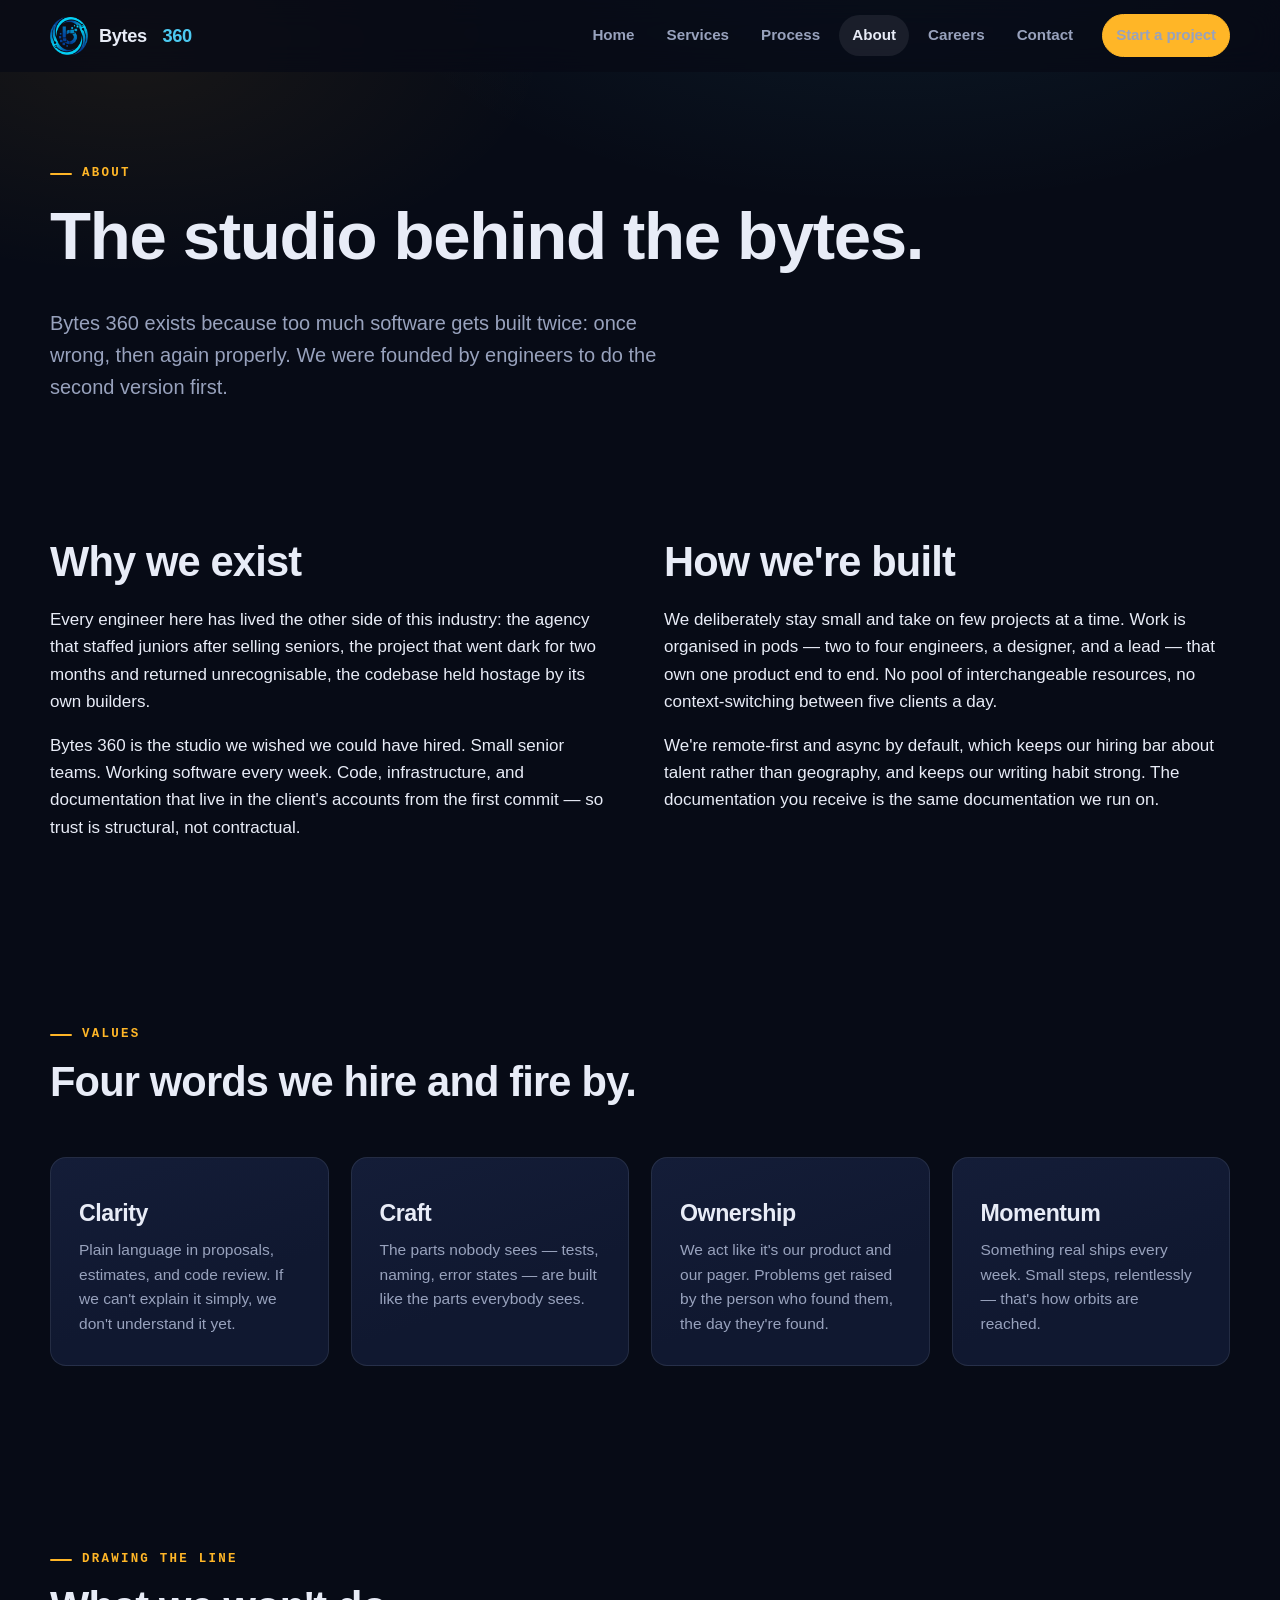
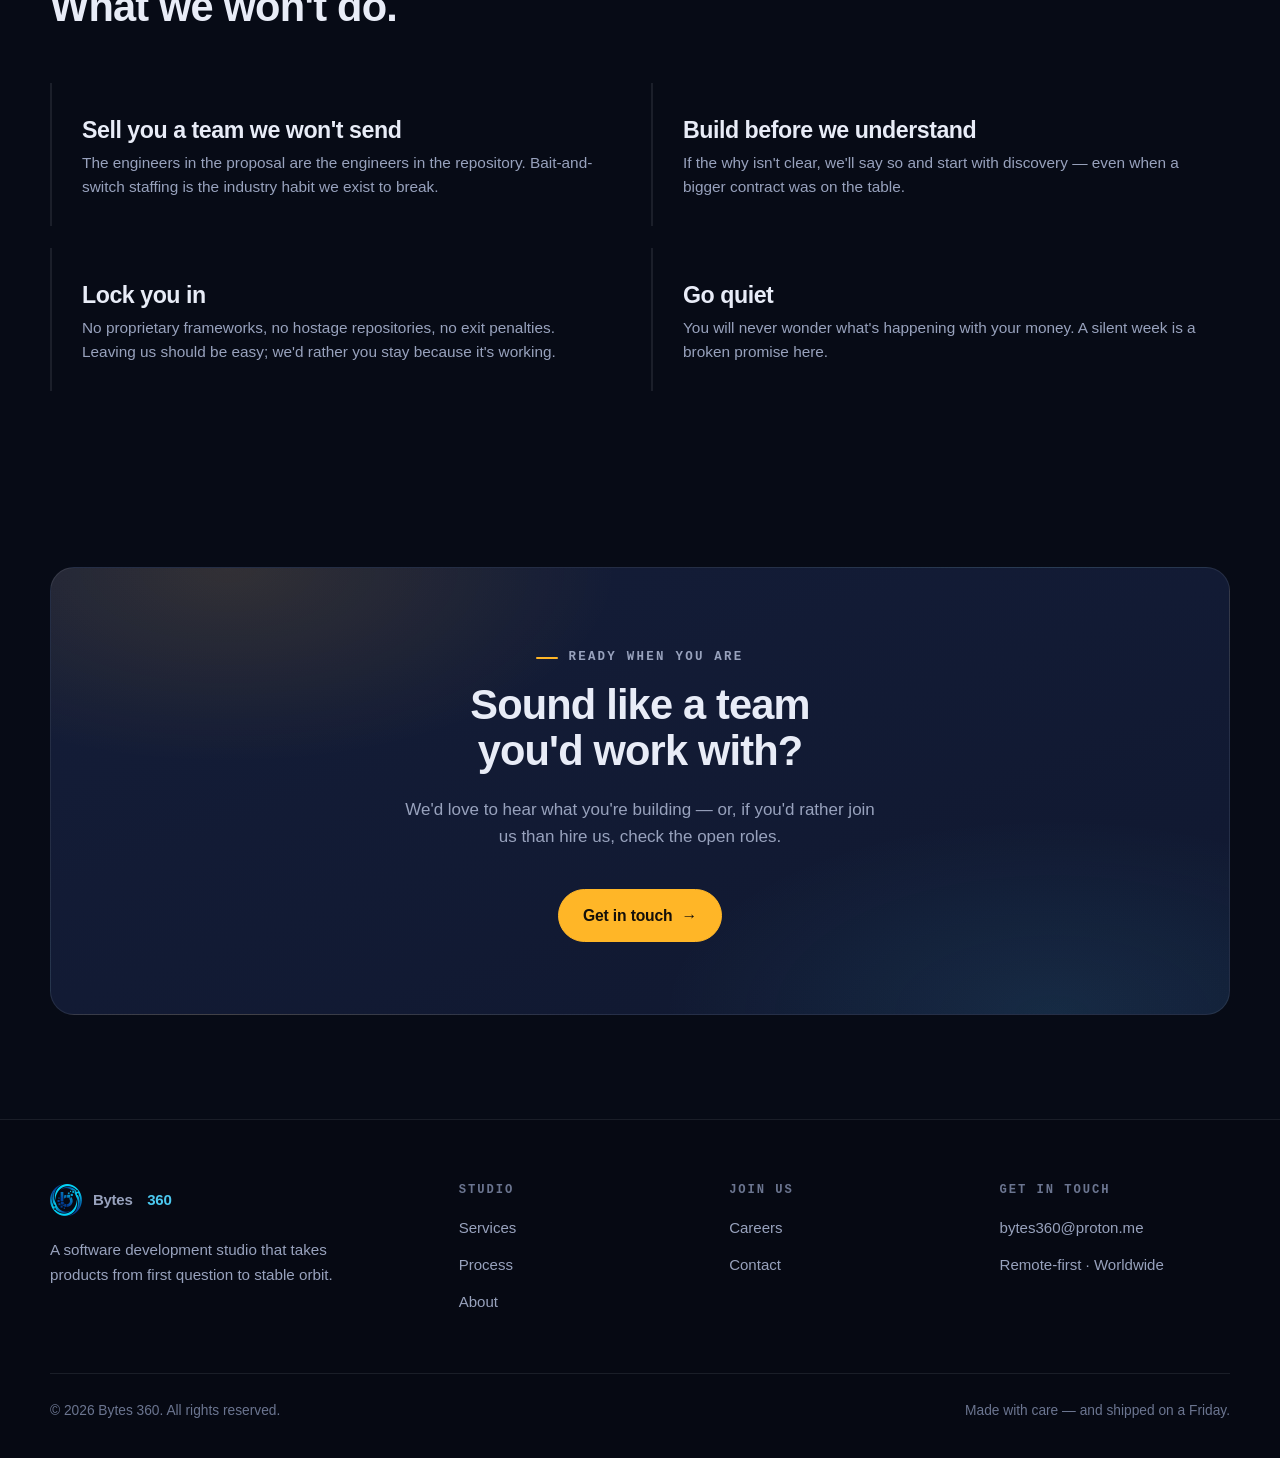
<file: about.html>
<!DOCTYPE html>
<html lang="en">
<head>
  <meta charset="UTF-8">
  <meta name="viewport" content="width=device-width, initial-scale=1, viewport-fit=cover">
  <title>About — Bytes 360</title>
  <meta name="description" content="Bytes 360 is a senior software development studio built on clarity, craft, ownership, and momentum — small pods, no lock-in, no silence.">
  <meta name="theme-color" content="#070b16">
  <meta property="og:title" content="About — Bytes 360">
  <meta property="og:description" content="Bytes 360 is a senior software development studio built on clarity, craft, ownership, and momentum — small pods, no lock-in, no silence.">
  <meta property="og:type" content="website">
  <link rel="icon" type="image/png" sizes="32x32" href="assets/favicon-32.png">
  <link rel="apple-touch-icon" href="assets/apple-touch-icon.png">
  <meta property="og:image" content="assets/logo-lockup.png">
  <link rel="stylesheet" href="css/style.css">
  <script>document.documentElement.classList.add("js");</script>
</head>
<body>
  <a class="skip-link" href="#main">Skip to content</a>

  <header class="site-header">
    <div class="wrap">
      <a class="brand" href="index.html" aria-label="Bytes 360 home">
        <img class="brand-mark" src="assets/logo-mark.png" alt="" width="38" height="38" decoding="async">
        Bytes&nbsp;<span class="byte">360</span>
      </a>
      <button class="nav-toggle" aria-label="Toggle navigation" aria-expanded="false" aria-controls="siteNav">
        <span></span><span></span><span></span>
      </button>
      <nav class="site-nav" id="siteNav" aria-label="Main">
        <a href="index.html">Home</a>
        <a href="services.html">Services</a>
        <a href="process.html">Process</a>
        <a href="about.html" aria-current="page">About</a>
        <a href="careers.html">Careers</a>
        <a href="contact.html">Contact</a>
        <a href="contact.html" class="btn btn-sm nav-cta">Start a project</a>
      </nav>
    </div>
  </header>

  <main id="main">
    <section class="page-hero">
      <div class="wrap">
        <p class="eyebrow reveal">About</p>
        <h1 class="reveal" style="--d:.05s">The studio behind the bytes.</h1>
        <p class="lede reveal" style="--d:.1s">Bytes 360 exists because too much software gets built twice: once wrong, then again properly. We were founded by engineers to do the second version first.</p>
      </div>
    </section>

    <section class="section-tight">
      <div class="wrap">
        <div class="grid grid-2" style="align-items:start;gap:48px">
          <div class="reveal">
            <h2>Why we exist</h2>
            <p>Every engineer here has lived the other side of this industry: the agency that staffed juniors after selling seniors, the project that went dark for two months and returned unrecognisable, the codebase held hostage by its own builders.</p>
            <p>Bytes 360 is the studio we wished we could have hired. Small senior teams. Working software every week. Code, infrastructure, and documentation that live in the client's accounts from the first commit — so trust is structural, not contractual.</p>
          </div>
          <div class="reveal" style="--d:.08s">
            <h2>How we're built</h2>
            <p>We deliberately stay small and take on few projects at a time. Work is organised in pods — two to four engineers, a designer, and a lead — that own one product end to end. No pool of interchangeable resources, no context-switching between five clients a day.</p>
            <p>We're remote-first and async by default, which keeps our hiring bar about talent rather than geography, and keeps our writing habit strong. The documentation you receive is the same documentation we run on.</p>
          </div>
        </div>
      </div>
    </section>

    <section class="section">
      <div class="wrap">
        <div class="section-head reveal">
          <p class="eyebrow">Values</p>
          <h2>Four words we hire and fire by.</h2>
        </div>
        <div class="grid grid-4">
          <article class="card reveal">
            <h3>Clarity</h3>
            <p>Plain language in proposals, estimates, and code review. If we can't explain it simply, we don't understand it yet.</p>
          </article>
          <article class="card reveal" style="--d:.06s">
            <h3>Craft</h3>
            <p>The parts nobody sees — tests, naming, error states — are built like the parts everybody sees.</p>
          </article>
          <article class="card reveal" style="--d:.12s">
            <h3>Ownership</h3>
            <p>We act like it's our product and our pager. Problems get raised by the person who found them, the day they're found.</p>
          </article>
          <article class="card reveal" style="--d:.18s">
            <h3>Momentum</h3>
            <p>Something real ships every week. Small steps, relentlessly — that's how orbits are reached.</p>
          </article>
        </div>
      </div>
    </section>

    <section class="section section-tight">
      <div class="wrap">
        <div class="section-head reveal">
          <p class="eyebrow">Drawing the line</p>
          <h2>What we won't do.</h2>
        </div>
        <div class="grid grid-2">
          <div class="step reveal"><h3>Sell you a team we won't send</h3><p>The engineers in the proposal are the engineers in the repository. Bait-and-switch staffing is the industry habit we exist to break.</p></div>
          <div class="step reveal" style="--d:.06s"><h3>Build before we understand</h3><p>If the why isn't clear, we'll say so and start with discovery — even when a bigger contract was on the table.</p></div>
          <div class="step reveal"><h3>Lock you in</h3><p>No proprietary frameworks, no hostage repositories, no exit penalties. Leaving us should be easy; we'd rather you stay because it's working.</p></div>
          <div class="step reveal" style="--d:.06s"><h3>Go quiet</h3><p>You will never wonder what's happening with your money. A silent week is a broken promise here.</p></div>
        </div>
      </div>
    </section>

    <section class="section">
      <div class="wrap">
        <div class="cta-band reveal">
          <p class="eyebrow" style="justify-content:center">Ready when you are</p>
          <h2>Sound like a team you'd work with?</h2>
          <p>We'd love to hear what you're building — or, if you'd rather join us than hire us, check the open roles.</p>
          <a class="btn" href="contact.html">Get in touch <span class="arrow" aria-hidden="true">→</span></a>
        </div>
      </div>
    </section>
  </main>

  <footer class="site-footer">
    <div class="wrap">
      <div class="footer-grid">
        <div>
          <a class="brand" href="index.html">
            <img class="brand-mark" src="assets/logo-mark.png" alt="" width="32" height="32" decoding="async">
            Bytes&nbsp;<span class="byte">360</span>
          </a>
          <p class="footer-tagline">A software development studio that takes products from first question to stable orbit.</p>
        </div>
        <div>
          <h4>Studio</h4>
          <ul>
            <li><a href="services.html">Services</a></li>
            <li><a href="process.html">Process</a></li>
            <li><a href="about.html">About</a></li>
          </ul>
        </div>
        <div>
          <h4>Join us</h4>
          <ul>
            <li><a href="careers.html">Careers</a></li>
            <li><a href="contact.html">Contact</a></li>
          </ul>
        </div>
        <div>
          <h4>Get in touch</h4>
          <ul>
            <li><a href="mailto:bytes360@proton.me">bytes360@proton.me</a></li>
            <li><span class="muted" style="font-size:.94rem">Remote-first · Worldwide</span></li>
          </ul>
        </div>
      </div>
      <div class="footer-bottom">
        <span>© <span data-year>2026</span> Bytes 360. All rights reserved.</span>
        <span>Made with care — and shipped on a Friday.</span>
      </div>
    </div>
  </footer>

  <script src="js/main.js" defer></script>
</body>
</html>
</file>
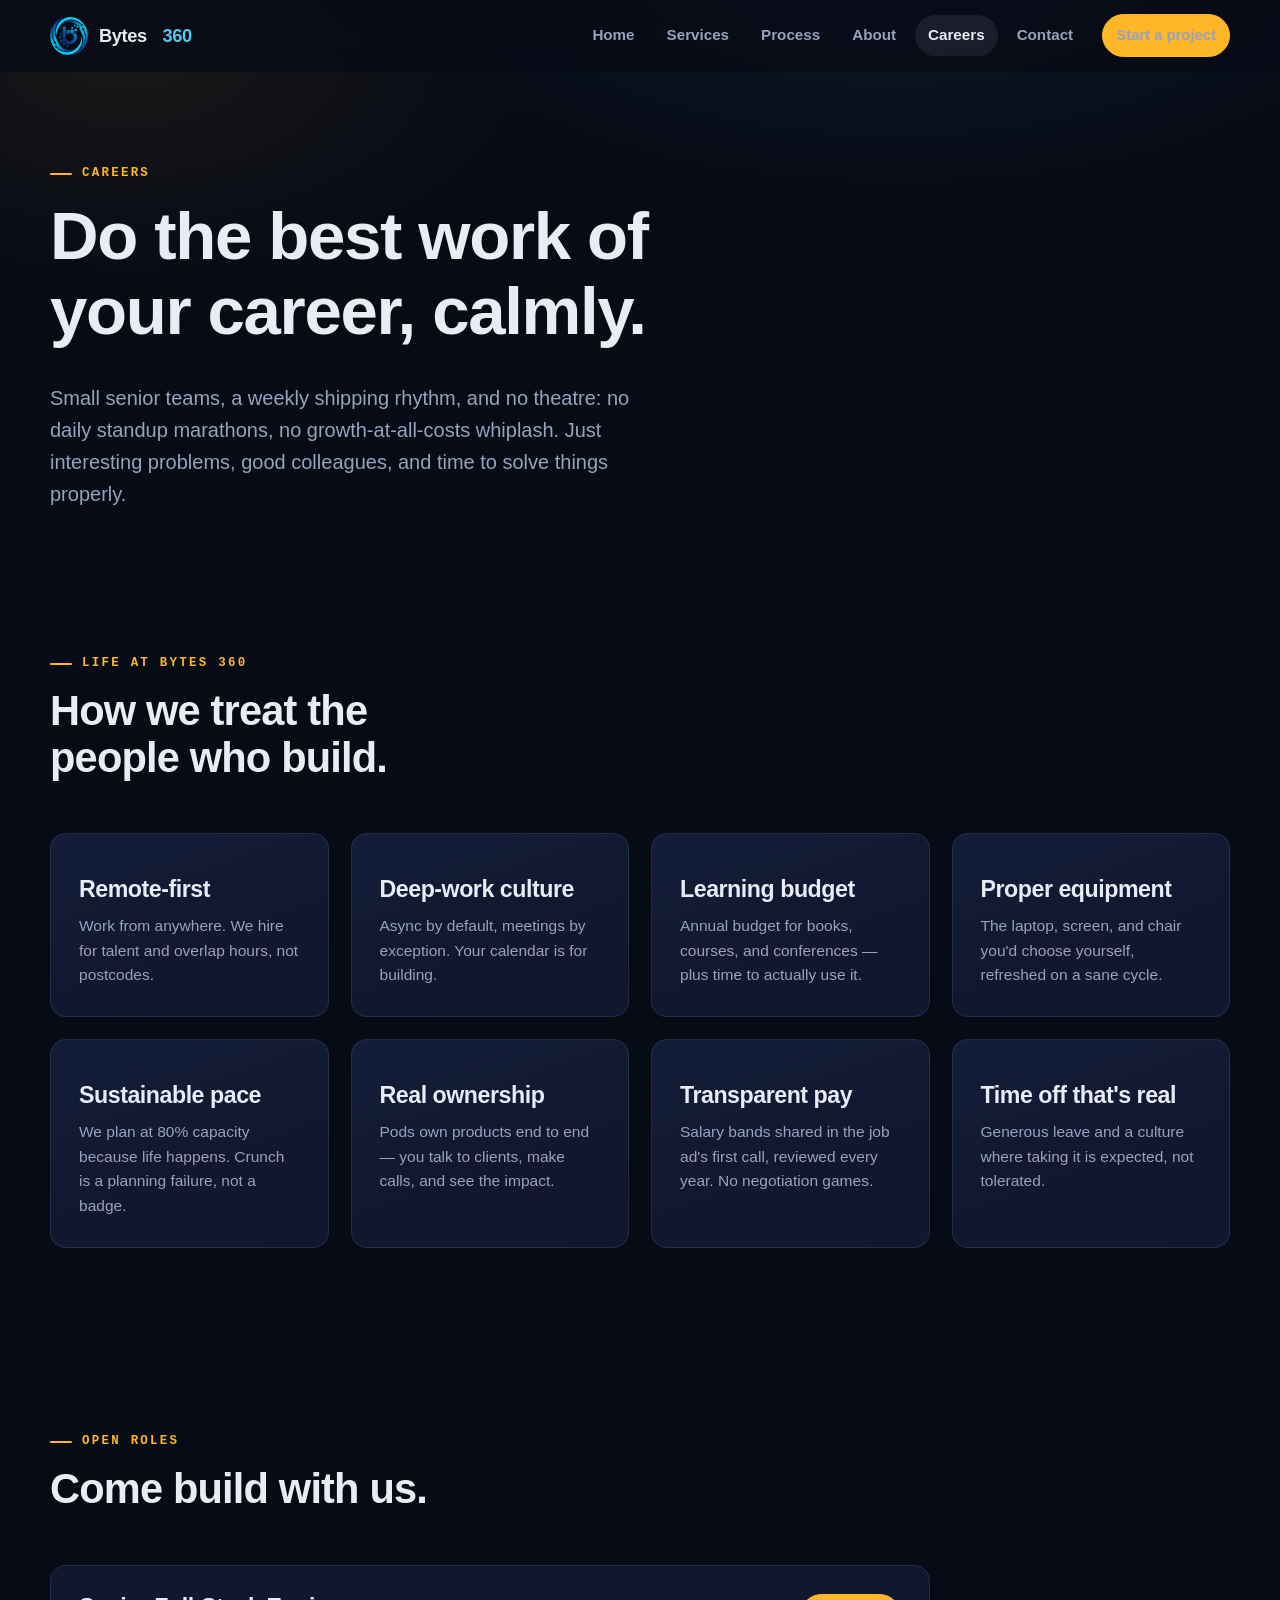
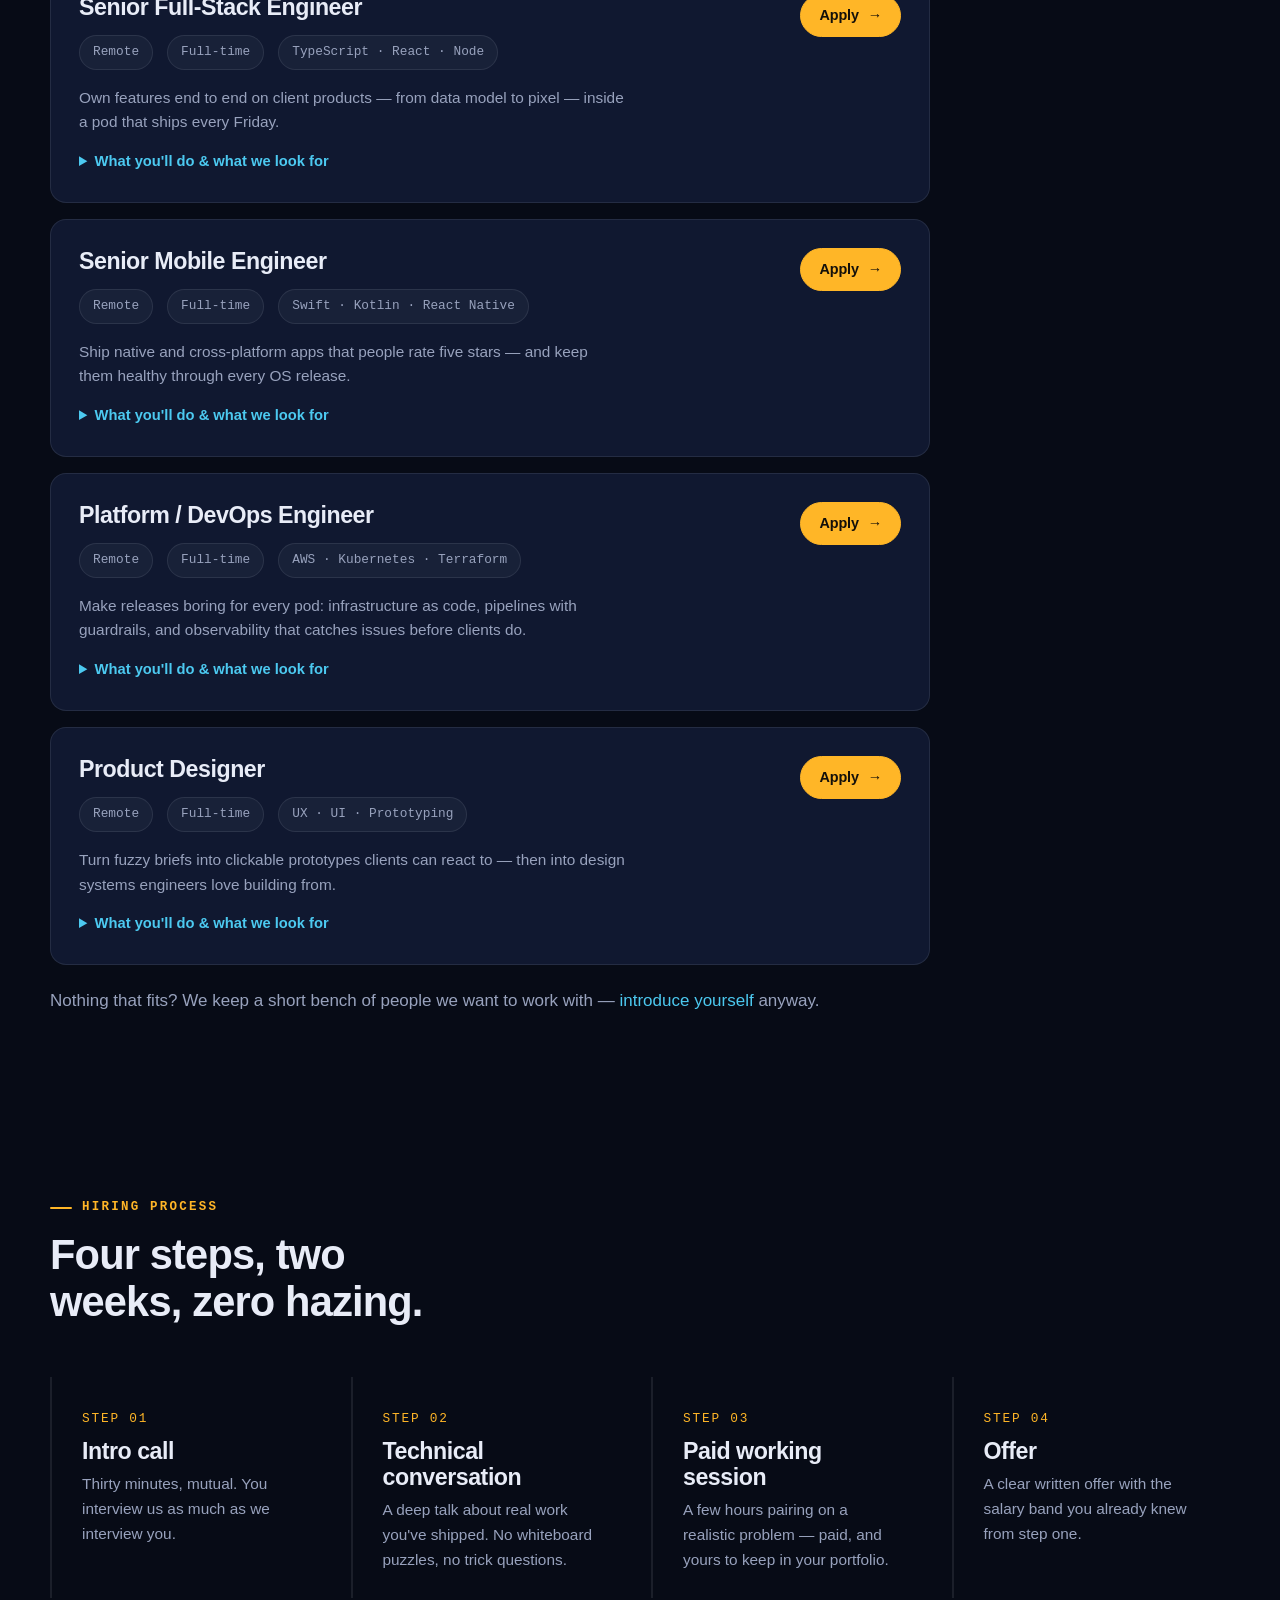
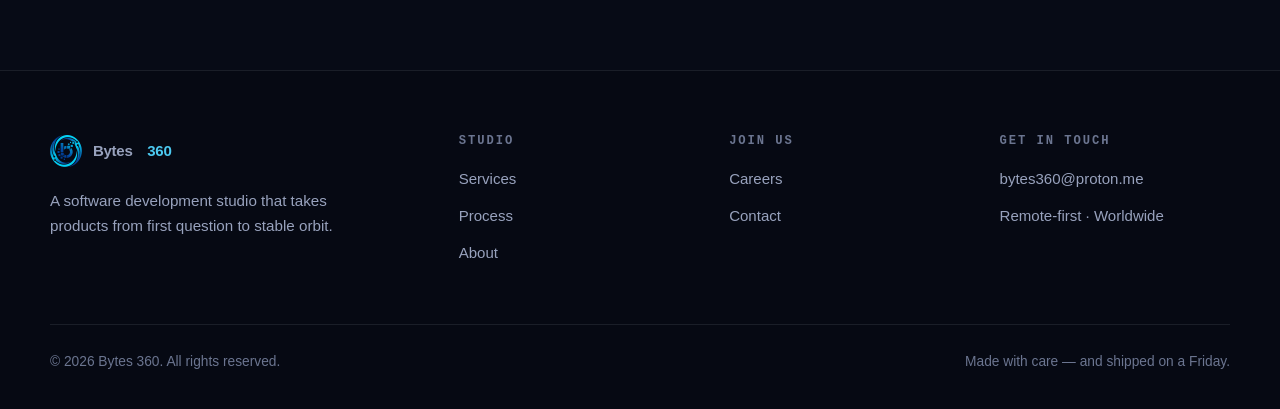
<file: careers.html>
<!DOCTYPE html>
<html lang="en">
<head>
  <meta charset="UTF-8">
  <meta name="viewport" content="width=device-width, initial-scale=1, viewport-fit=cover">
  <title>Careers — Bytes 360</title>
  <meta name="description" content="Join a remote-first senior software studio: deep-work culture, sustainable pace, transparent pay, and a hiring process without hazing.">
  <meta name="theme-color" content="#070b16">
  <meta property="og:title" content="Careers — Bytes 360">
  <meta property="og:description" content="Join a remote-first senior software studio: deep-work culture, sustainable pace, transparent pay, and a hiring process without hazing.">
  <meta property="og:type" content="website">
  <link rel="icon" type="image/png" sizes="32x32" href="assets/favicon-32.png">
  <link rel="apple-touch-icon" href="assets/apple-touch-icon.png">
  <meta property="og:image" content="assets/logo-lockup.png">
  <link rel="stylesheet" href="css/style.css">
  <script>document.documentElement.classList.add("js");</script>
</head>
<body>
  <a class="skip-link" href="#main">Skip to content</a>

  <header class="site-header">
    <div class="wrap">
      <a class="brand" href="index.html" aria-label="Bytes 360 home">
        <img class="brand-mark" src="assets/logo-mark.png" alt="" width="38" height="38" decoding="async">
        Bytes&nbsp;<span class="byte">360</span>
      </a>
      <button class="nav-toggle" aria-label="Toggle navigation" aria-expanded="false" aria-controls="siteNav">
        <span></span><span></span><span></span>
      </button>
      <nav class="site-nav" id="siteNav" aria-label="Main">
        <a href="index.html">Home</a>
        <a href="services.html">Services</a>
        <a href="process.html">Process</a>
        <a href="about.html">About</a>
        <a href="careers.html" aria-current="page">Careers</a>
        <a href="contact.html">Contact</a>
        <a href="contact.html" class="btn btn-sm nav-cta">Start a project</a>
      </nav>
    </div>
  </header>

  <main id="main">
    <section class="page-hero">
      <div class="wrap">
        <p class="eyebrow reveal">Careers</p>
        <h1 class="reveal" style="--d:.05s">Do the best work of your career, calmly.</h1>
        <p class="lede reveal" style="--d:.1s">Small senior teams, a weekly shipping rhythm, and no theatre: no daily standup marathons, no growth-at-all-costs whiplash. Just interesting problems, good colleagues, and time to solve things properly.</p>
      </div>
    </section>

    <section class="section-tight">
      <div class="wrap">
        <div class="section-head reveal">
          <p class="eyebrow">Life at Bytes 360</p>
          <h2>How we treat the people who build.</h2>
        </div>
        <div class="grid grid-4">
          <article class="card reveal"><h3>Remote-first</h3><p>Work from anywhere. We hire for talent and overlap hours, not postcodes.</p></article>
          <article class="card reveal" style="--d:.06s"><h3>Deep-work culture</h3><p>Async by default, meetings by exception. Your calendar is for building.</p></article>
          <article class="card reveal" style="--d:.12s"><h3>Learning budget</h3><p>Annual budget for books, courses, and conferences — plus time to actually use it.</p></article>
          <article class="card reveal" style="--d:.18s"><h3>Proper equipment</h3><p>The laptop, screen, and chair you'd choose yourself, refreshed on a sane cycle.</p></article>
          <article class="card reveal"><h3>Sustainable pace</h3><p>We plan at 80% capacity because life happens. Crunch is a planning failure, not a badge.</p></article>
          <article class="card reveal" style="--d:.06s"><h3>Real ownership</h3><p>Pods own products end to end — you talk to clients, make calls, and see the impact.</p></article>
          <article class="card reveal" style="--d:.12s"><h3>Transparent pay</h3><p>Salary bands shared in the job ad's first call, reviewed every year. No negotiation games.</p></article>
          <article class="card reveal" style="--d:.18s"><h3>Time off that's real</h3><p>Generous leave and a culture where taking it is expected, not tolerated.</p></article>
        </div>
      </div>
    </section>

    <section class="section">
      <div class="wrap">
        <div class="section-head reveal">
          <p class="eyebrow">Open roles</p>
          <h2>Come build with us.</h2>
        </div>
        <div style="max-width:880px">
          <article class="role reveal">
            <div>
              <h3>Senior Full-Stack Engineer</h3>
              <div class="meta"><span class="chip">Remote</span><span class="chip">Full-time</span><span class="chip">TypeScript · React · Node</span></div>
              <p>Own features end to end on client products — from data model to pixel — inside a pod that ships every Friday.</p>
              <details>
                <summary>What you'll do &amp; what we look for</summary>
                <ul>
                <li>Design, build, and review product features across the stack</li>
                <li>Lead technical conversations with clients and demo your work</li>
                <li>Raise the bar on testing, observability, and documentation</li>
                </ul>
                <ul>
                <li>5+ years building production web applications</li>
                <li>Fluent TypeScript; strong SQL and API design instincts</li>
                <li>Clear written communication — we work async</li>
                </ul>
              </details>
            </div>
            <a class="btn btn-sm" href="mailto:bytes360@proton.me?subject=Application%3A%20Senior%20Full-Stack%20Engineer">Apply <span class="arrow" aria-hidden="true">→</span></a>
          </article>
          <article class="role reveal">
            <div>
              <h3>Senior Mobile Engineer</h3>
              <div class="meta"><span class="chip">Remote</span><span class="chip">Full-time</span><span class="chip">Swift · Kotlin · React Native</span></div>
              <p>Ship native and cross-platform apps that people rate five stars — and keep them healthy through every OS release.</p>
              <details>
                <summary>What you'll do &amp; what we look for</summary>
                <ul>
                <li>Build and release iOS/Android apps through phased rollouts</li>
                <li>Advise clients on platform strategy — native vs cross-platform</li>
                <li>Own crash rates, performance, and release automation</li>
                </ul>
                <ul>
                <li>5+ years shipping mobile apps to the stores</li>
                <li>Depth in at least one native platform plus a cross-platform framework</li>
                <li>Experience owning releases, not just features</li>
                </ul>
              </details>
            </div>
            <a class="btn btn-sm" href="mailto:bytes360@proton.me?subject=Application%3A%20Senior%20Mobile%20Engineer">Apply <span class="arrow" aria-hidden="true">→</span></a>
          </article>
          <article class="role reveal">
            <div>
              <h3>Platform / DevOps Engineer</h3>
              <div class="meta"><span class="chip">Remote</span><span class="chip">Full-time</span><span class="chip">AWS · Kubernetes · Terraform</span></div>
              <p>Make releases boring for every pod: infrastructure as code, pipelines with guardrails, and observability that catches issues before clients do.</p>
              <details>
                <summary>What you'll do &amp; what we look for</summary>
                <ul>
                <li>Design and run cloud infrastructure across client accounts</li>
                <li>Build CI/CD pipelines, review gates, and rollback paths</li>
                <li>Wire monitoring and lead incident response practice</li>
                </ul>
                <ul>
                <li>4+ years in platform, SRE, or DevOps roles</li>
                <li>Strong Terraform and Kubernetes; security-first habits</li>
                <li>Calm under incident conditions — and honest in postmortems</li>
                </ul>
              </details>
            </div>
            <a class="btn btn-sm" href="mailto:bytes360@proton.me?subject=Application%3A%20Platform%20/%20DevOps%20Engineer">Apply <span class="arrow" aria-hidden="true">→</span></a>
          </article>
          <article class="role reveal">
            <div>
              <h3>Product Designer</h3>
              <div class="meta"><span class="chip">Remote</span><span class="chip">Full-time</span><span class="chip">UX · UI · Prototyping</span></div>
              <p>Turn fuzzy briefs into clickable prototypes clients can react to — then into design systems engineers love building from.</p>
              <details>
                <summary>What you'll do &amp; what we look for</summary>
                <ul>
                <li>Run discovery interviews and translate them into flows</li>
                <li>Build prototypes and production-ready UI systems</li>
                <li>Work shoulder to shoulder with engineers through build</li>
                </ul>
                <ul>
                <li>4+ years designing shipped digital products</li>
                <li>A portfolio showing systems thinking, not just screens</li>
                <li>Comfort presenting to clients and defending decisions with evidence</li>
                </ul>
              </details>
            </div>
            <a class="btn btn-sm" href="mailto:bytes360@proton.me?subject=Application%3A%20Product%20Designer">Apply <span class="arrow" aria-hidden="true">→</span></a>
          </article>
        </div>
        <p class="muted reveal" style="margin-top:22px">Nothing that fits? We keep a short bench of people we want to work with — <a href="mailto:bytes360@proton.me?subject=Open%20application">introduce yourself</a> anyway.</p>
      </div>
    </section>

    <section class="section section-tight">
      <div class="wrap">
        <div class="section-head reveal">
          <p class="eyebrow">Hiring process</p>
          <h2>Four steps, two weeks, zero hazing.</h2>
        </div>
        <div class="grid grid-4">
          <div class="step reveal"><span class="num">STEP 01</span><h3>Intro call</h3><p>Thirty minutes, mutual. You interview us as much as we interview you.</p></div>
          <div class="step reveal" style="--d:.06s"><span class="num">STEP 02</span><h3>Technical conversation</h3><p>A deep talk about real work you've shipped. No whiteboard puzzles, no trick questions.</p></div>
          <div class="step reveal" style="--d:.12s"><span class="num">STEP 03</span><h3>Paid working session</h3><p>A few hours pairing on a realistic problem — paid, and yours to keep in your portfolio.</p></div>
          <div class="step reveal" style="--d:.18s"><span class="num">STEP 04</span><h3>Offer</h3><p>A clear written offer with the salary band you already knew from step one.</p></div>
        </div>
      </div>
    </section>

  </main>

  <footer class="site-footer">
    <div class="wrap">
      <div class="footer-grid">
        <div>
          <a class="brand" href="index.html">
            <img class="brand-mark" src="assets/logo-mark.png" alt="" width="32" height="32" decoding="async">
            Bytes&nbsp;<span class="byte">360</span>
          </a>
          <p class="footer-tagline">A software development studio that takes products from first question to stable orbit.</p>
        </div>
        <div>
          <h4>Studio</h4>
          <ul>
            <li><a href="services.html">Services</a></li>
            <li><a href="process.html">Process</a></li>
            <li><a href="about.html">About</a></li>
          </ul>
        </div>
        <div>
          <h4>Join us</h4>
          <ul>
            <li><a href="careers.html">Careers</a></li>
            <li><a href="contact.html">Contact</a></li>
          </ul>
        </div>
        <div>
          <h4>Get in touch</h4>
          <ul>
            <li><a href="mailto:bytes360@proton.me">bytes360@proton.me</a></li>
            <li><span class="muted" style="font-size:.94rem">Remote-first · Worldwide</span></li>
          </ul>
        </div>
      </div>
      <div class="footer-bottom">
        <span>© <span data-year>2026</span> Bytes 360. All rights reserved.</span>
        <span>Made with care — and shipped on a Friday.</span>
      </div>
    </div>
  </footer>

  <script src="js/main.js" defer></script>
</body>
</html>
</file>
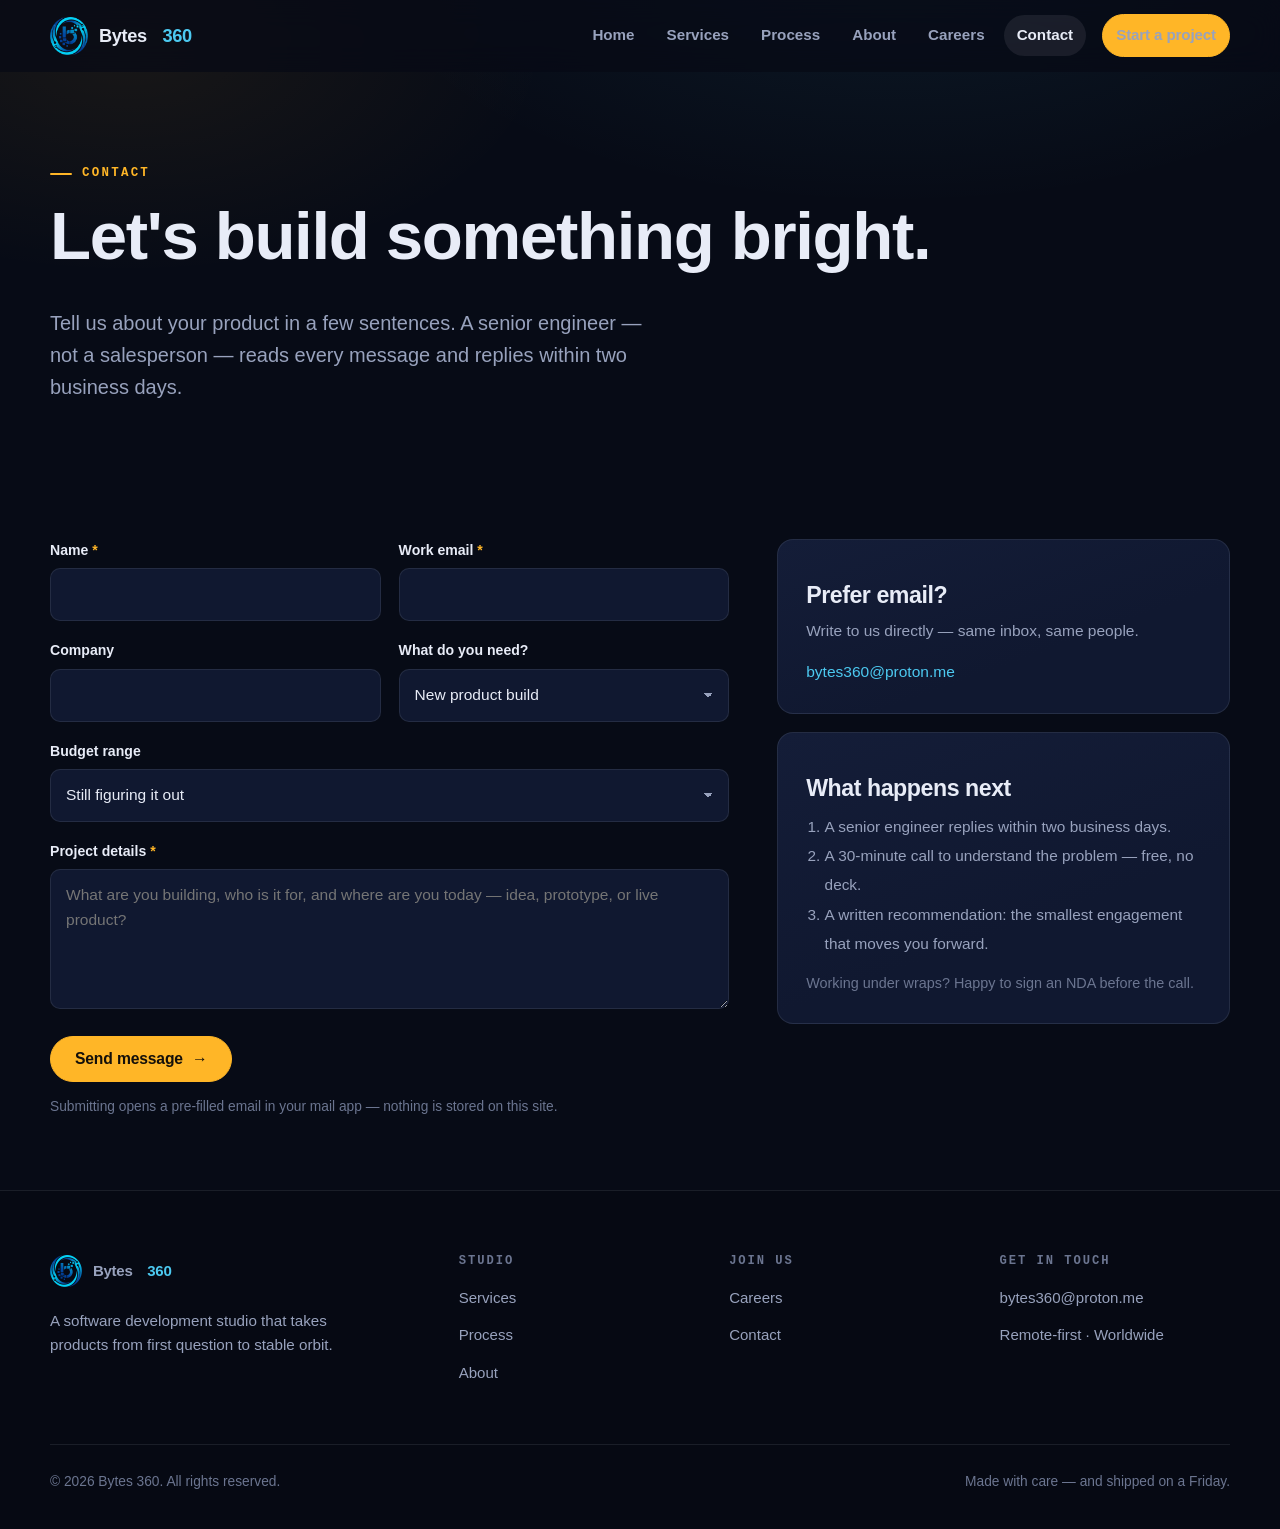
<file: contact.html>
<!DOCTYPE html>
<html lang="en">
<head>
  <meta charset="UTF-8">
  <meta name="viewport" content="width=device-width, initial-scale=1, viewport-fit=cover">
  <title>Contact — Bytes 360</title>
  <meta name="description" content="Tell us what you're building. A senior engineer replies within two business days with honest first thoughts.">
  <meta name="theme-color" content="#070b16">
  <meta property="og:title" content="Contact — Bytes 360">
  <meta property="og:description" content="Tell us what you're building. A senior engineer replies within two business days with honest first thoughts.">
  <meta property="og:type" content="website">
  <link rel="icon" type="image/png" sizes="32x32" href="assets/favicon-32.png">
  <link rel="apple-touch-icon" href="assets/apple-touch-icon.png">
  <meta property="og:image" content="assets/logo-lockup.png">
  <link rel="stylesheet" href="css/style.css">
  <script>document.documentElement.classList.add("js");</script>
</head>
<body>
  <a class="skip-link" href="#main">Skip to content</a>

  <header class="site-header">
    <div class="wrap">
      <a class="brand" href="index.html" aria-label="Bytes 360 home">
        <img class="brand-mark" src="assets/logo-mark.png" alt="" width="38" height="38" decoding="async">
        Bytes&nbsp;<span class="byte">360</span>
      </a>
      <button class="nav-toggle" aria-label="Toggle navigation" aria-expanded="false" aria-controls="siteNav">
        <span></span><span></span><span></span>
      </button>
      <nav class="site-nav" id="siteNav" aria-label="Main">
        <a href="index.html">Home</a>
        <a href="services.html">Services</a>
        <a href="process.html">Process</a>
        <a href="about.html">About</a>
        <a href="careers.html">Careers</a>
        <a href="contact.html" aria-current="page">Contact</a>
        <a href="contact.html" class="btn btn-sm nav-cta">Start a project</a>
      </nav>
    </div>
  </header>

  <main id="main">
    <section class="page-hero">
      <div class="wrap">
        <p class="eyebrow reveal">Contact</p>
        <h1 class="reveal" style="--d:.05s">Let's build something bright.</h1>
        <p class="lede reveal" style="--d:.1s">Tell us about your product in a few sentences. A senior engineer — not a salesperson — reads every message and replies within two business days.</p>
      </div>
    </section>

    <section class="section-tight">
      <div class="wrap">
        <div class="grid" style="grid-template-columns:1.5fr 1fr;gap:48px;align-items:start">
          <form id="contactForm" class="reveal" data-to="bytes360@proton.me" novalidate>
            <div class="form-grid">
              <div class="field">
                <label for="cName">Name <span class="req">*</span></label>
                <input id="cName" name="name" type="text" autocomplete="name" required>
              </div>
              <div class="field">
                <label for="cEmail">Work email <span class="req">*</span></label>
                <input id="cEmail" name="email" type="email" autocomplete="email" required>
              </div>
              <div class="field">
                <label for="cCompany">Company</label>
                <input id="cCompany" name="company" type="text" autocomplete="organization">
              </div>
              <div class="field">
                <label for="cType">What do you need?</label>
                <select id="cType" name="type">
                  <option>New product build</option>
                  <option>Existing product — new features</option>
                  <option>Rescue / modernise a system</option>
                  <option>Cloud &amp; DevOps help</option>
                  <option>Data &amp; AI feature</option>
                  <option>Team extension</option>
                  <option>Something else</option>
                </select>
              </div>
              <div class="field full">
                <label for="cBudget">Budget range</label>
                <select id="cBudget" name="budget">
                  <option>Still figuring it out</option>
                  <option>Under $25k</option>
                  <option>$25k – $75k</option>
                  <option>$75k – $200k</option>
                  <option>$200k+</option>
                </select>
              </div>
              <div class="field full">
                <label for="cMessage">Project details <span class="req">*</span></label>
                <textarea id="cMessage" name="message" required placeholder="What are you building, who is it for, and where are you today — idea, prototype, or live product?"></textarea>
              </div>
              <div class="full">
                <button class="btn" type="submit">Send message <span class="arrow" aria-hidden="true">→</span></button>
                <p class="form-note" id="formStatus" style="margin-top:14px">Submitting opens a pre-filled email in your mail app — nothing is stored on this site.</p>
              </div>
            </div>
          </form>

          <aside>
            <div class="card reveal" style="--d:.06s;margin-bottom:18px">
              <h3>Prefer email?</h3>
              <p>Write to us directly — same inbox, same people.</p>
              <p><a href="mailto:bytes360@proton.me">bytes360@proton.me</a></p>
            </div>
            <div class="card reveal" style="--d:.12s">
              <h3>What happens next</h3>
              <ol style="margin:0;padding-left:1.2em;color:var(--muted);font-size:.96rem;line-height:1.9">
                <li>A senior engineer replies within two business days.</li>
                <li>A 30-minute call to understand the problem — free, no deck.</li>
                <li>A written recommendation: the smallest engagement that moves you forward.</li>
              </ol>
              <p style="margin-top:14px;font-size:.9rem;color:var(--faint)">Working under wraps? Happy to sign an NDA before the call.</p>
            </div>
          </aside>
        </div>
      </div>
    </section>

  </main>

  <footer class="site-footer">
    <div class="wrap">
      <div class="footer-grid">
        <div>
          <a class="brand" href="index.html">
            <img class="brand-mark" src="assets/logo-mark.png" alt="" width="32" height="32" decoding="async">
            Bytes&nbsp;<span class="byte">360</span>
          </a>
          <p class="footer-tagline">A software development studio that takes products from first question to stable orbit.</p>
        </div>
        <div>
          <h4>Studio</h4>
          <ul>
            <li><a href="services.html">Services</a></li>
            <li><a href="process.html">Process</a></li>
            <li><a href="about.html">About</a></li>
          </ul>
        </div>
        <div>
          <h4>Join us</h4>
          <ul>
            <li><a href="careers.html">Careers</a></li>
            <li><a href="contact.html">Contact</a></li>
          </ul>
        </div>
        <div>
          <h4>Get in touch</h4>
          <ul>
            <li><a href="mailto:bytes360@proton.me">bytes360@proton.me</a></li>
            <li><span class="muted" style="font-size:.94rem">Remote-first · Worldwide</span></li>
          </ul>
        </div>
      </div>
      <div class="footer-bottom">
        <span>© <span data-year>2026</span> Bytes 360. All rights reserved.</span>
        <span>Made with care — and shipped on a Friday.</span>
      </div>
    </div>
  </footer>

  <script src="js/main.js" defer></script>
</body>
</html>
</file>
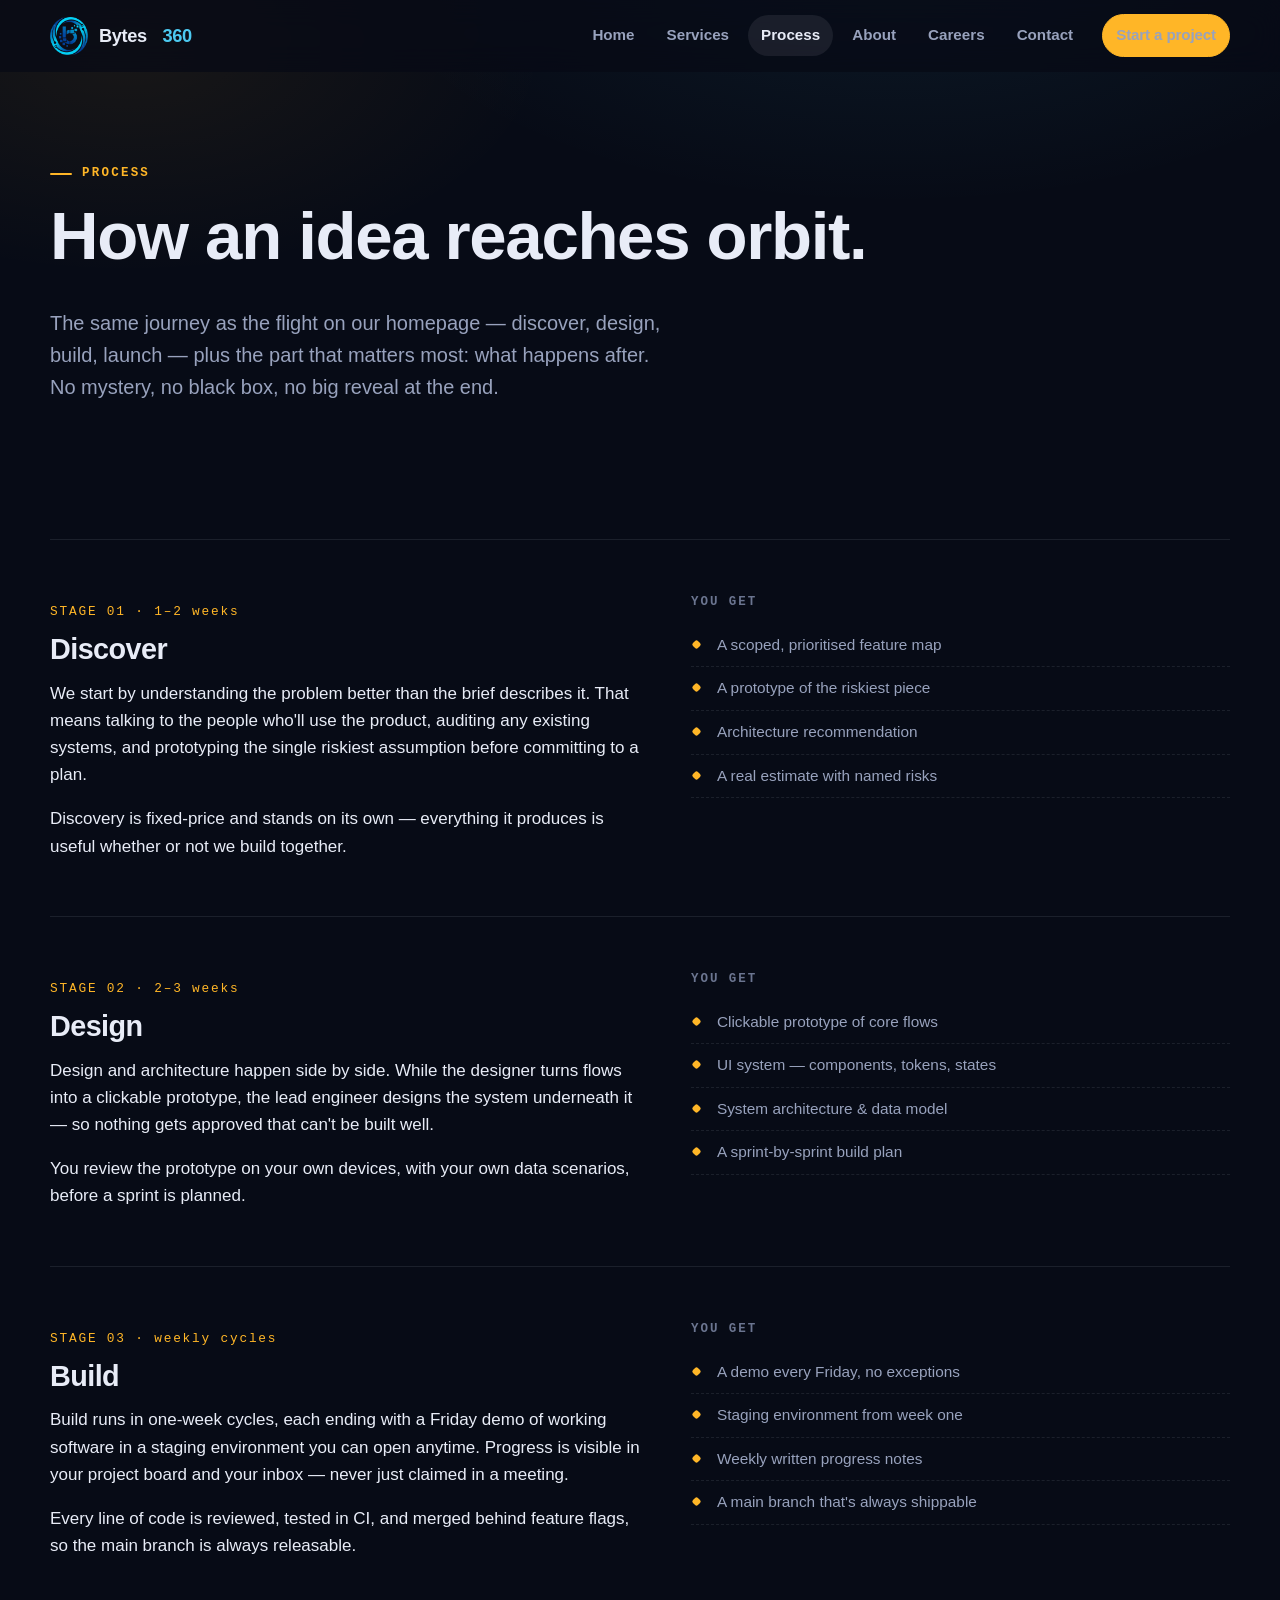
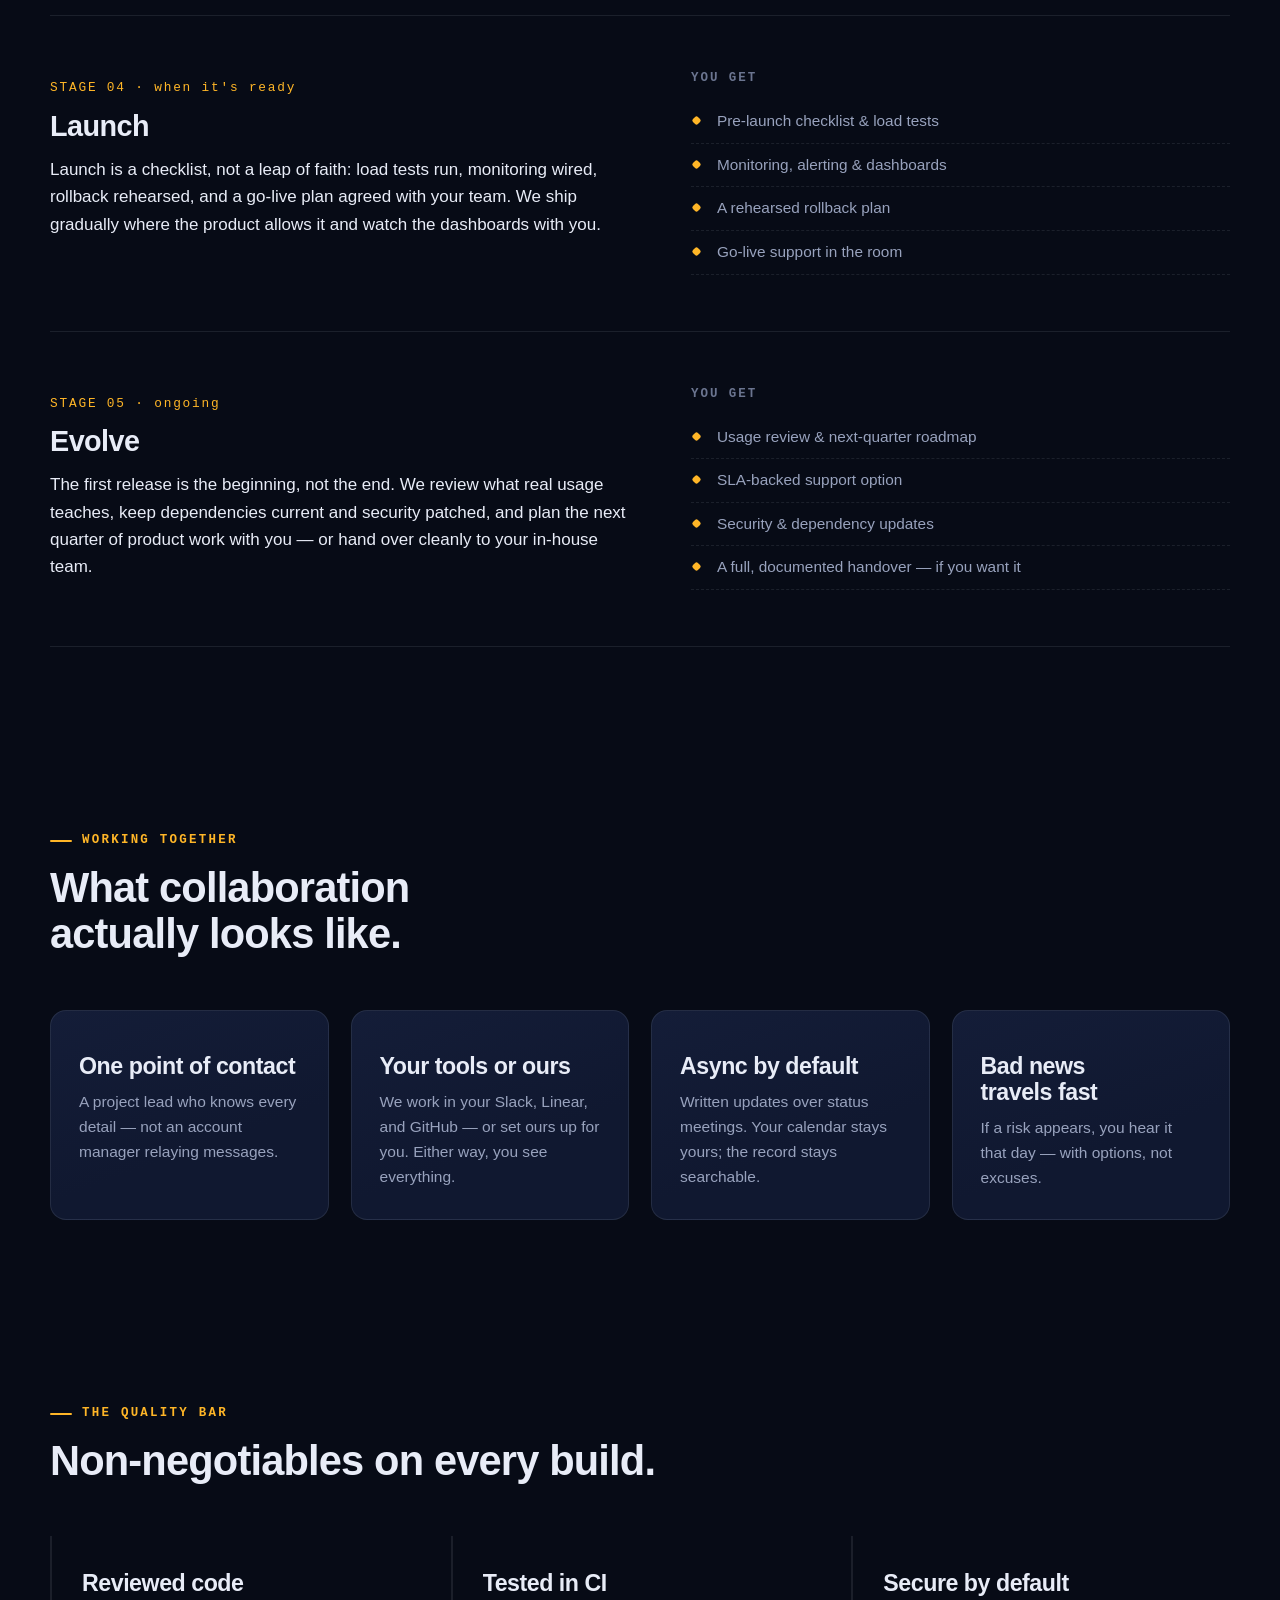
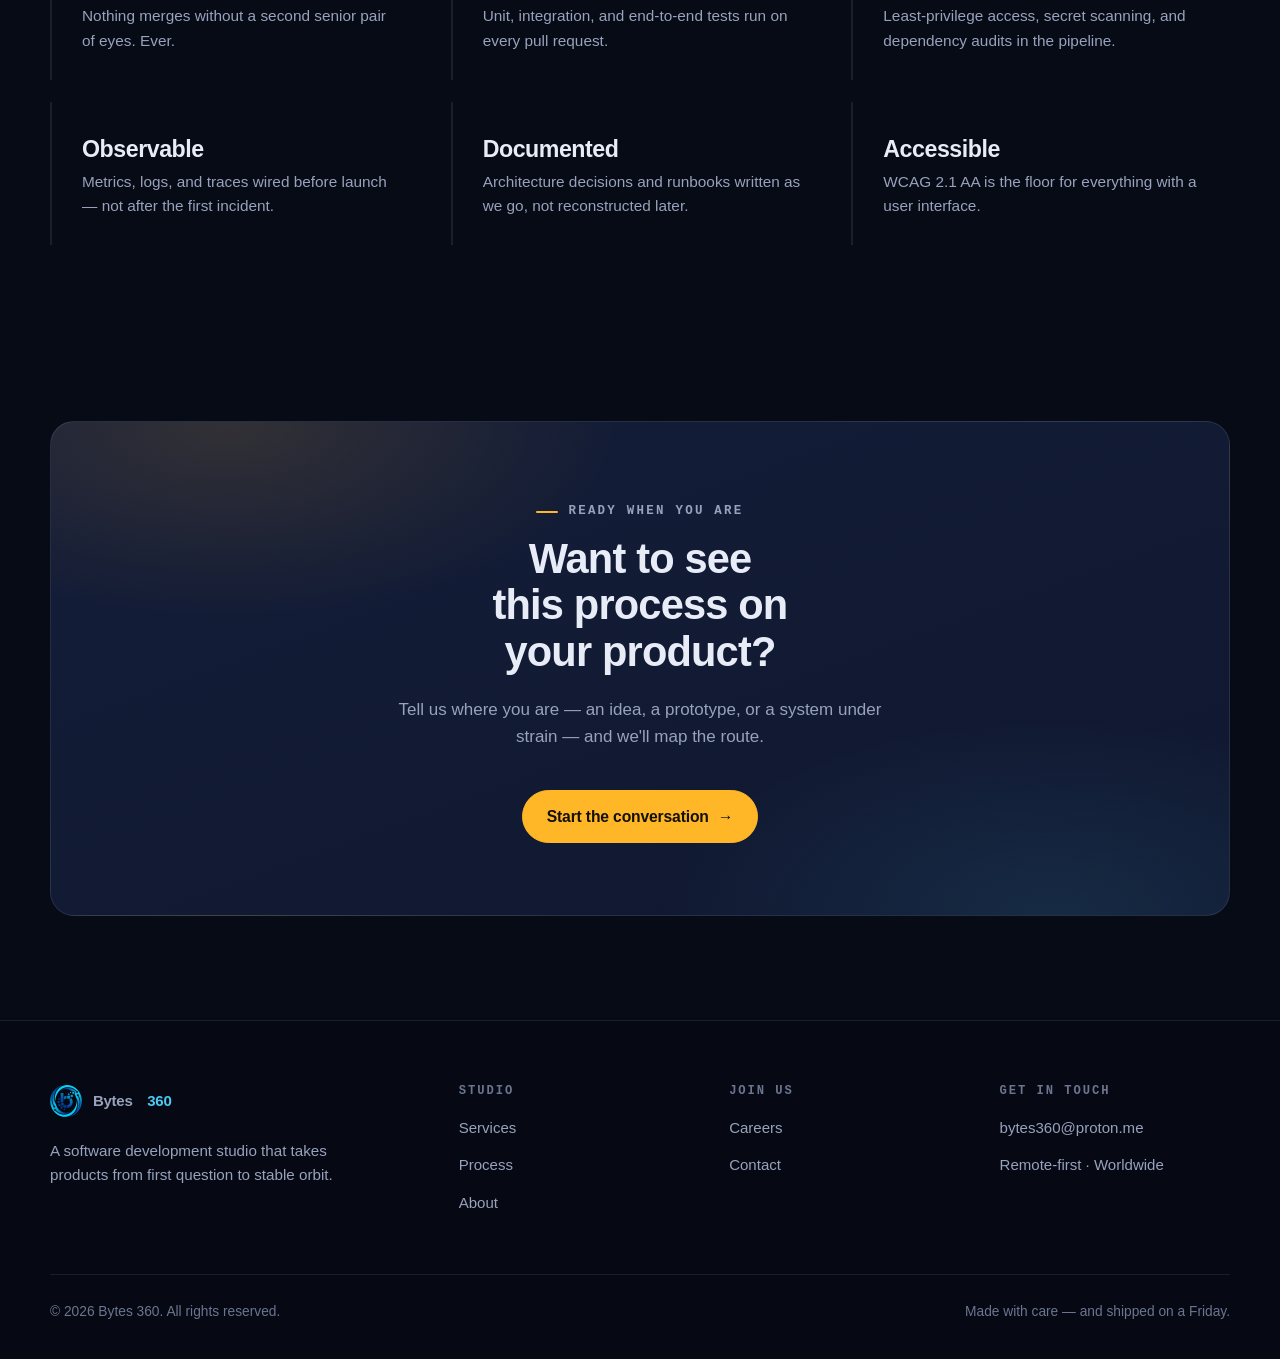
<file: process.html>
<!DOCTYPE html>
<html lang="en">
<head>
  <meta charset="UTF-8">
  <meta name="viewport" content="width=device-width, initial-scale=1, viewport-fit=cover">
  <title>Process — Bytes 360</title>
  <meta name="description" content="How Bytes 360 takes software from discovery to launch: fixed-price discovery, weekly build cycles, monitored launches, and honest collaboration.">
  <meta name="theme-color" content="#070b16">
  <meta property="og:title" content="Process — Bytes 360">
  <meta property="og:description" content="How Bytes 360 takes software from discovery to launch: fixed-price discovery, weekly build cycles, monitored launches, and honest collaboration.">
  <meta property="og:type" content="website">
  <link rel="icon" type="image/png" sizes="32x32" href="assets/favicon-32.png">
  <link rel="apple-touch-icon" href="assets/apple-touch-icon.png">
  <meta property="og:image" content="assets/logo-lockup.png">
  <link rel="stylesheet" href="css/style.css">
  <script>document.documentElement.classList.add("js");</script>
</head>
<body>
  <a class="skip-link" href="#main">Skip to content</a>

  <header class="site-header">
    <div class="wrap">
      <a class="brand" href="index.html" aria-label="Bytes 360 home">
        <img class="brand-mark" src="assets/logo-mark.png" alt="" width="38" height="38" decoding="async">
        Bytes&nbsp;<span class="byte">360</span>
      </a>
      <button class="nav-toggle" aria-label="Toggle navigation" aria-expanded="false" aria-controls="siteNav">
        <span></span><span></span><span></span>
      </button>
      <nav class="site-nav" id="siteNav" aria-label="Main">
        <a href="index.html">Home</a>
        <a href="services.html">Services</a>
        <a href="process.html" aria-current="page">Process</a>
        <a href="about.html">About</a>
        <a href="careers.html">Careers</a>
        <a href="contact.html">Contact</a>
        <a href="contact.html" class="btn btn-sm nav-cta">Start a project</a>
      </nav>
    </div>
  </header>

  <main id="main">
    <section class="page-hero">
      <div class="wrap">
        <p class="eyebrow reveal">Process</p>
        <h1 class="reveal" style="--d:.05s">How an idea reaches orbit.</h1>
        <p class="lede reveal" style="--d:.1s">The same journey as the flight on our homepage — discover, design, build, launch — plus the part that matters most: what happens after. No mystery, no black box, no big reveal at the end.</p>
      </div>
    </section>

    <section class="section-tight">
      <div class="wrap">
        <div class="detail-row reveal">
          <div>
            <span class="num" style="font-family:var(--mono);font-size:.8rem;color:var(--amber);letter-spacing:.14em">STAGE 01 · 1–2 weeks</span>
            <h3 style="margin-top:10px">Discover</h3>
            <p>We start by understanding the problem better than the brief describes it. That means talking to the people who'll use the product, auditing any existing systems, and prototyping the single riskiest assumption before committing to a plan.</p><p>Discovery is fixed-price and stands on its own — everything it produces is useful whether or not we build together.</p>
          </div>
          <div class="deliverables">
            <h4>You get</h4>
            <ul>
              <li>A scoped, prioritised feature map</li>
              <li>A prototype of the riskiest piece</li>
              <li>Architecture recommendation</li>
              <li>A real estimate with named risks</li>
            </ul>
          </div>
        </div>
        <div class="detail-row reveal">
          <div>
            <span class="num" style="font-family:var(--mono);font-size:.8rem;color:var(--amber);letter-spacing:.14em">STAGE 02 · 2–3 weeks</span>
            <h3 style="margin-top:10px">Design</h3>
            <p>Design and architecture happen side by side. While the designer turns flows into a clickable prototype, the lead engineer designs the system underneath it — so nothing gets approved that can't be built well.</p><p>You review the prototype on your own devices, with your own data scenarios, before a sprint is planned.</p>
          </div>
          <div class="deliverables">
            <h4>You get</h4>
            <ul>
              <li>Clickable prototype of core flows</li>
              <li>UI system — components, tokens, states</li>
              <li>System architecture &amp; data model</li>
              <li>A sprint-by-sprint build plan</li>
            </ul>
          </div>
        </div>
        <div class="detail-row reveal">
          <div>
            <span class="num" style="font-family:var(--mono);font-size:.8rem;color:var(--amber);letter-spacing:.14em">STAGE 03 · weekly cycles</span>
            <h3 style="margin-top:10px">Build</h3>
            <p>Build runs in one-week cycles, each ending with a Friday demo of working software in a staging environment you can open anytime. Progress is visible in your project board and your inbox — never just claimed in a meeting.</p><p>Every line of code is reviewed, tested in CI, and merged behind feature flags, so the main branch is always releasable.</p>
          </div>
          <div class="deliverables">
            <h4>You get</h4>
            <ul>
              <li>A demo every Friday, no exceptions</li>
              <li>Staging environment from week one</li>
              <li>Weekly written progress notes</li>
              <li>A main branch that's always shippable</li>
            </ul>
          </div>
        </div>
        <div class="detail-row reveal">
          <div>
            <span class="num" style="font-family:var(--mono);font-size:.8rem;color:var(--amber);letter-spacing:.14em">STAGE 04 · when it's ready</span>
            <h3 style="margin-top:10px">Launch</h3>
            <p>Launch is a checklist, not a leap of faith: load tests run, monitoring wired, rollback rehearsed, and a go-live plan agreed with your team. We ship gradually where the product allows it and watch the dashboards with you.</p>
          </div>
          <div class="deliverables">
            <h4>You get</h4>
            <ul>
              <li>Pre-launch checklist &amp; load tests</li>
              <li>Monitoring, alerting &amp; dashboards</li>
              <li>A rehearsed rollback plan</li>
              <li>Go-live support in the room</li>
            </ul>
          </div>
        </div>
        <div class="detail-row reveal">
          <div>
            <span class="num" style="font-family:var(--mono);font-size:.8rem;color:var(--amber);letter-spacing:.14em">STAGE 05 · ongoing</span>
            <h3 style="margin-top:10px">Evolve</h3>
            <p>The first release is the beginning, not the end. We review what real usage teaches, keep dependencies current and security patched, and plan the next quarter of product work with you — or hand over cleanly to your in-house team.</p>
          </div>
          <div class="deliverables">
            <h4>You get</h4>
            <ul>
              <li>Usage review &amp; next-quarter roadmap</li>
              <li>SLA-backed support option</li>
              <li>Security &amp; dependency updates</li>
              <li>A full, documented handover — if you want it</li>
            </ul>
          </div>
        </div>
      </div>
    </section>

    <section class="section">
      <div class="wrap">
        <div class="section-head reveal">
          <p class="eyebrow">Working together</p>
          <h2>What collaboration actually looks like.</h2>
        </div>
        <div class="grid grid-4">
          <article class="card reveal">
            <h3>One point of contact</h3>
            <p>A project lead who knows every detail — not an account manager relaying messages.</p>
          </article>
          <article class="card reveal" style="--d:.06s">
            <h3>Your tools or ours</h3>
            <p>We work in your Slack, Linear, and GitHub — or set ours up for you. Either way, you see everything.</p>
          </article>
          <article class="card reveal" style="--d:.12s">
            <h3>Async by default</h3>
            <p>Written updates over status meetings. Your calendar stays yours; the record stays searchable.</p>
          </article>
          <article class="card reveal" style="--d:.18s">
            <h3>Bad news travels fast</h3>
            <p>If a risk appears, you hear it that day — with options, not excuses.</p>
          </article>
        </div>
      </div>
    </section>

    <section class="section section-tight">
      <div class="wrap">
        <div class="section-head reveal">
          <p class="eyebrow">The quality bar</p>
          <h2>Non-negotiables on every build.</h2>
        </div>
        <div class="grid grid-3">
          <div class="step reveal"><h3>Reviewed code</h3><p>Nothing merges without a second senior pair of eyes. Ever.</p></div>
          <div class="step reveal" style="--d:.06s"><h3>Tested in CI</h3><p>Unit, integration, and end-to-end tests run on every pull request.</p></div>
          <div class="step reveal" style="--d:.12s"><h3>Secure by default</h3><p>Least-privilege access, secret scanning, and dependency audits in the pipeline.</p></div>
          <div class="step reveal"><h3>Observable</h3><p>Metrics, logs, and traces wired before launch — not after the first incident.</p></div>
          <div class="step reveal" style="--d:.06s"><h3>Documented</h3><p>Architecture decisions and runbooks written as we go, not reconstructed later.</p></div>
          <div class="step reveal" style="--d:.12s"><h3>Accessible</h3><p>WCAG 2.1 AA is the floor for everything with a user interface.</p></div>
        </div>
      </div>
    </section>

    <section class="section">
      <div class="wrap">
        <div class="cta-band reveal">
          <p class="eyebrow" style="justify-content:center">Ready when you are</p>
          <h2>Want to see this process on your product?</h2>
          <p>Tell us where you are — an idea, a prototype, or a system under strain — and we'll map the route.</p>
          <a class="btn" href="contact.html">Start the conversation <span class="arrow" aria-hidden="true">→</span></a>
        </div>
      </div>
    </section>
  </main>

  <footer class="site-footer">
    <div class="wrap">
      <div class="footer-grid">
        <div>
          <a class="brand" href="index.html">
            <img class="brand-mark" src="assets/logo-mark.png" alt="" width="32" height="32" decoding="async">
            Bytes&nbsp;<span class="byte">360</span>
          </a>
          <p class="footer-tagline">A software development studio that takes products from first question to stable orbit.</p>
        </div>
        <div>
          <h4>Studio</h4>
          <ul>
            <li><a href="services.html">Services</a></li>
            <li><a href="process.html">Process</a></li>
            <li><a href="about.html">About</a></li>
          </ul>
        </div>
        <div>
          <h4>Join us</h4>
          <ul>
            <li><a href="careers.html">Careers</a></li>
            <li><a href="contact.html">Contact</a></li>
          </ul>
        </div>
        <div>
          <h4>Get in touch</h4>
          <ul>
            <li><a href="mailto:bytes360@proton.me">bytes360@proton.me</a></li>
            <li><span class="muted" style="font-size:.94rem">Remote-first · Worldwide</span></li>
          </ul>
        </div>
      </div>
      <div class="footer-bottom">
        <span>© <span data-year>2026</span> Bytes 360. All rights reserved.</span>
        <span>Made with care — and shipped on a Friday.</span>
      </div>
    </div>
  </footer>

  <script src="js/main.js" defer></script>
</body>
</html>
</file>
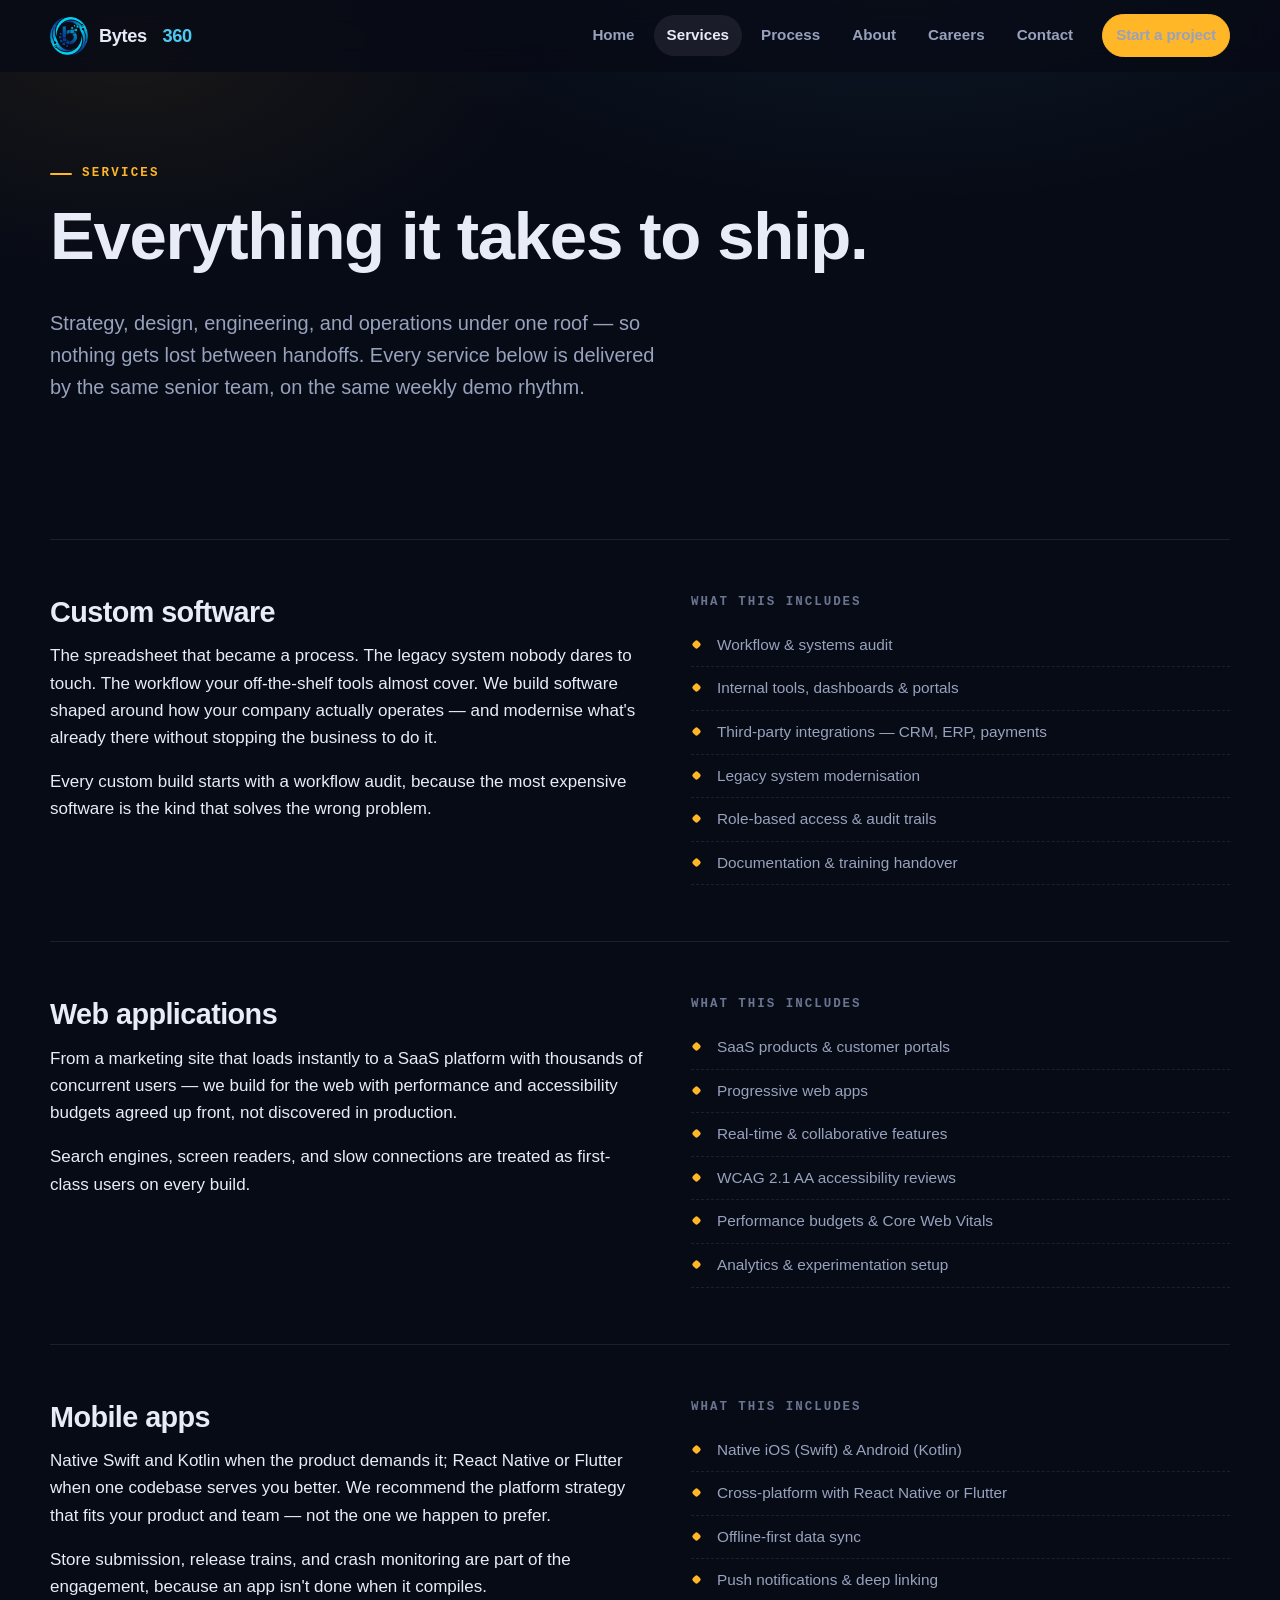
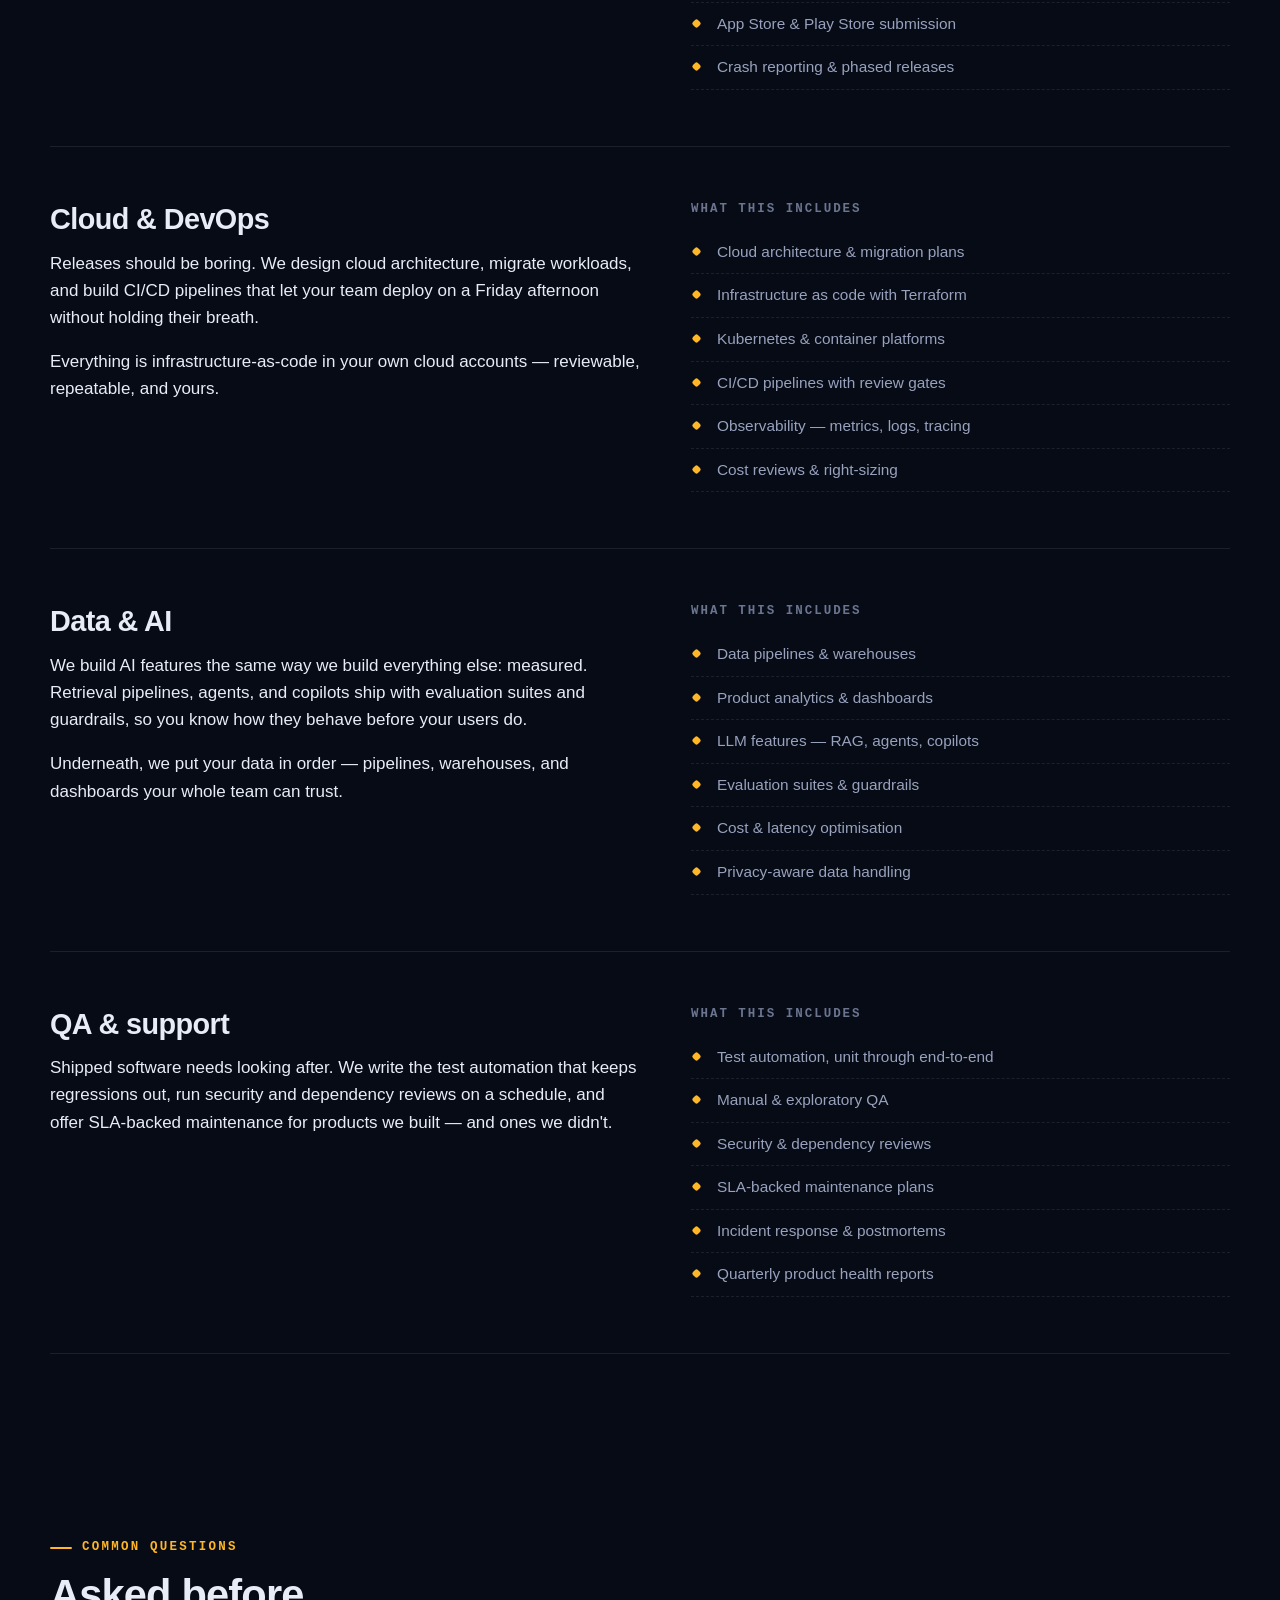
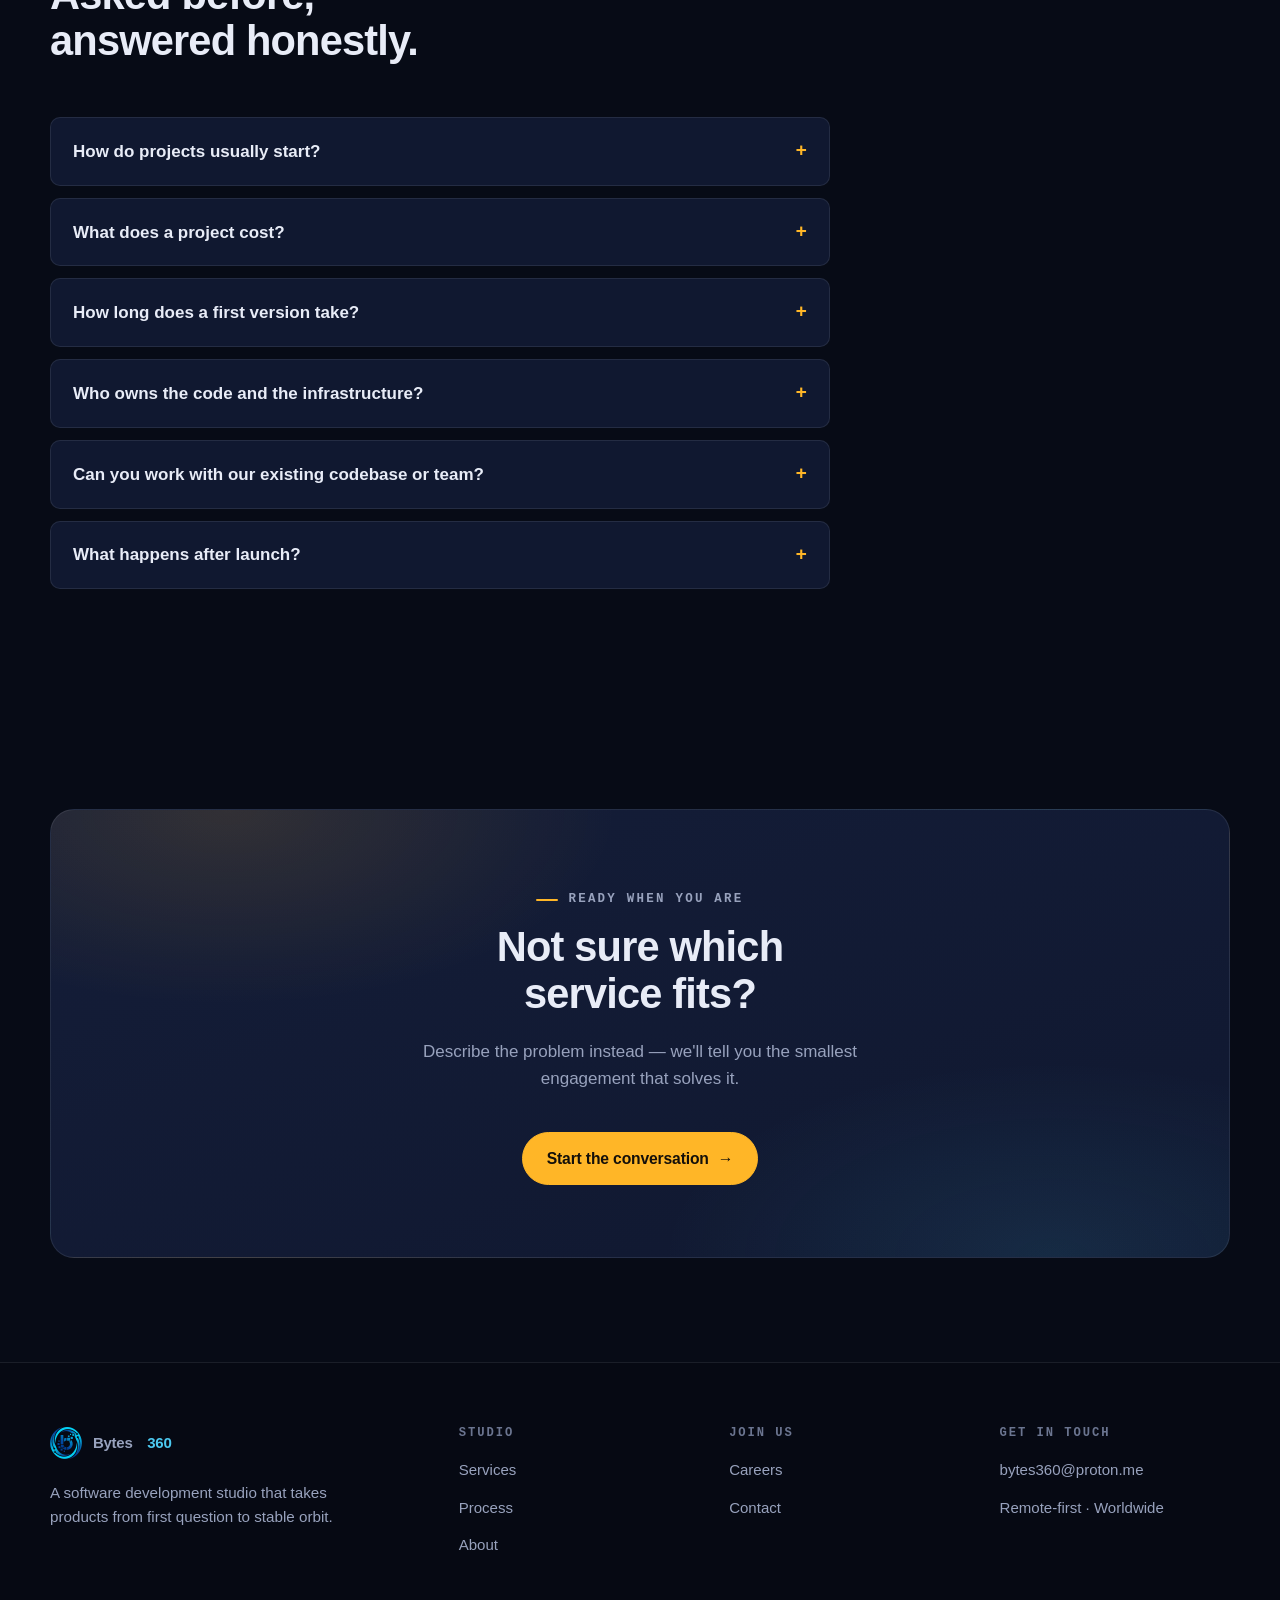
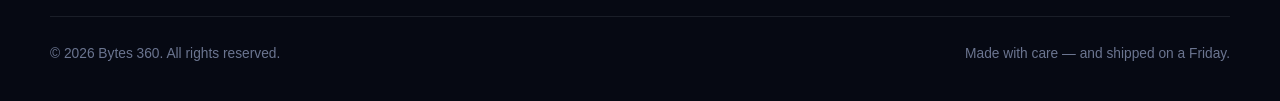
<file: services.html>
<!DOCTYPE html>
<html lang="en">
<head>
  <meta charset="UTF-8">
  <meta name="viewport" content="width=device-width, initial-scale=1, viewport-fit=cover">
  <title>Services — Bytes 360</title>
  <meta name="description" content="Custom software, web and mobile apps, cloud & DevOps, data & AI, QA & support — delivered by senior engineers with weekly demos.">
  <meta name="theme-color" content="#070b16">
  <meta property="og:title" content="Services — Bytes 360">
  <meta property="og:description" content="Custom software, web and mobile apps, cloud & DevOps, data & AI, QA & support — delivered by senior engineers with weekly demos.">
  <meta property="og:type" content="website">
  <link rel="icon" type="image/png" sizes="32x32" href="assets/favicon-32.png">
  <link rel="apple-touch-icon" href="assets/apple-touch-icon.png">
  <meta property="og:image" content="assets/logo-lockup.png">
  <link rel="stylesheet" href="css/style.css">
  <script>document.documentElement.classList.add("js");</script>
</head>
<body>
  <a class="skip-link" href="#main">Skip to content</a>

  <header class="site-header">
    <div class="wrap">
      <a class="brand" href="index.html" aria-label="Bytes 360 home">
        <img class="brand-mark" src="assets/logo-mark.png" alt="" width="38" height="38" decoding="async">
        Bytes&nbsp;<span class="byte">360</span>
      </a>
      <button class="nav-toggle" aria-label="Toggle navigation" aria-expanded="false" aria-controls="siteNav">
        <span></span><span></span><span></span>
      </button>
      <nav class="site-nav" id="siteNav" aria-label="Main">
        <a href="index.html">Home</a>
        <a href="services.html" aria-current="page">Services</a>
        <a href="process.html">Process</a>
        <a href="about.html">About</a>
        <a href="careers.html">Careers</a>
        <a href="contact.html">Contact</a>
        <a href="contact.html" class="btn btn-sm nav-cta">Start a project</a>
      </nav>
    </div>
  </header>

  <main id="main">
    <section class="page-hero">
      <div class="wrap">
        <p class="eyebrow reveal">Services</p>
        <h1 class="reveal" style="--d:.05s">Everything it takes to ship.</h1>
        <p class="lede reveal" style="--d:.1s">Strategy, design, engineering, and operations under one roof — so nothing gets lost between handoffs. Every service below is delivered by the same senior team, on the same weekly demo rhythm.</p>
      </div>
    </section>

    <section class="section-tight">
      <div class="wrap">
        <div class="detail-row reveal" id="custom">
          <div>
            <h3>Custom software</h3>
            <p>The spreadsheet that became a process. The legacy system nobody dares to touch. The workflow your off-the-shelf tools almost cover. We build software shaped around how your company actually operates — and modernise what's already there without stopping the business to do it.</p><p>Every custom build starts with a workflow audit, because the most expensive software is the kind that solves the wrong problem.</p>
          </div>
          <div class="deliverables">
            <h4>What this includes</h4>
            <ul>
            <li>Workflow &amp; systems audit</li>
            <li>Internal tools, dashboards &amp; portals</li>
            <li>Third-party integrations — CRM, ERP, payments</li>
            <li>Legacy system modernisation</li>
            <li>Role-based access &amp; audit trails</li>
            <li>Documentation &amp; training handover</li>
            </ul>
          </div>
        </div>
        <div class="detail-row reveal" id="web">
          <div>
            <h3>Web applications</h3>
            <p>From a marketing site that loads instantly to a SaaS platform with thousands of concurrent users — we build for the web with performance and accessibility budgets agreed up front, not discovered in production.</p><p>Search engines, screen readers, and slow connections are treated as first-class users on every build.</p>
          </div>
          <div class="deliverables">
            <h4>What this includes</h4>
            <ul>
            <li>SaaS products &amp; customer portals</li>
            <li>Progressive web apps</li>
            <li>Real-time &amp; collaborative features</li>
            <li>WCAG 2.1 AA accessibility reviews</li>
            <li>Performance budgets &amp; Core Web Vitals</li>
            <li>Analytics &amp; experimentation setup</li>
            </ul>
          </div>
        </div>
        <div class="detail-row reveal" id="mobile">
          <div>
            <h3>Mobile apps</h3>
            <p>Native Swift and Kotlin when the product demands it; React Native or Flutter when one codebase serves you better. We recommend the platform strategy that fits your product and team — not the one we happen to prefer.</p><p>Store submission, release trains, and crash monitoring are part of the engagement, because an app isn't done when it compiles.</p>
          </div>
          <div class="deliverables">
            <h4>What this includes</h4>
            <ul>
            <li>Native iOS (Swift) &amp; Android (Kotlin)</li>
            <li>Cross-platform with React Native or Flutter</li>
            <li>Offline-first data sync</li>
            <li>Push notifications &amp; deep linking</li>
            <li>App Store &amp; Play Store submission</li>
            <li>Crash reporting &amp; phased releases</li>
            </ul>
          </div>
        </div>
        <div class="detail-row reveal" id="cloud">
          <div>
            <h3>Cloud &amp; DevOps</h3>
            <p>Releases should be boring. We design cloud architecture, migrate workloads, and build CI/CD pipelines that let your team deploy on a Friday afternoon without holding their breath.</p><p>Everything is infrastructure-as-code in your own cloud accounts — reviewable, repeatable, and yours.</p>
          </div>
          <div class="deliverables">
            <h4>What this includes</h4>
            <ul>
            <li>Cloud architecture &amp; migration plans</li>
            <li>Infrastructure as code with Terraform</li>
            <li>Kubernetes &amp; container platforms</li>
            <li>CI/CD pipelines with review gates</li>
            <li>Observability — metrics, logs, tracing</li>
            <li>Cost reviews &amp; right-sizing</li>
            </ul>
          </div>
        </div>
        <div class="detail-row reveal" id="ai">
          <div>
            <h3>Data &amp; AI</h3>
            <p>We build AI features the same way we build everything else: measured. Retrieval pipelines, agents, and copilots ship with evaluation suites and guardrails, so you know how they behave before your users do.</p><p>Underneath, we put your data in order — pipelines, warehouses, and dashboards your whole team can trust.</p>
          </div>
          <div class="deliverables">
            <h4>What this includes</h4>
            <ul>
            <li>Data pipelines &amp; warehouses</li>
            <li>Product analytics &amp; dashboards</li>
            <li>LLM features — RAG, agents, copilots</li>
            <li>Evaluation suites &amp; guardrails</li>
            <li>Cost &amp; latency optimisation</li>
            <li>Privacy-aware data handling</li>
            </ul>
          </div>
        </div>
        <div class="detail-row reveal" id="qa">
          <div>
            <h3>QA &amp; support</h3>
            <p>Shipped software needs looking after. We write the test automation that keeps regressions out, run security and dependency reviews on a schedule, and offer SLA-backed maintenance for products we built — and ones we didn't.</p>
          </div>
          <div class="deliverables">
            <h4>What this includes</h4>
            <ul>
            <li>Test automation, unit through end-to-end</li>
            <li>Manual &amp; exploratory QA</li>
            <li>Security &amp; dependency reviews</li>
            <li>SLA-backed maintenance plans</li>
            <li>Incident response &amp; postmortems</li>
            <li>Quarterly product health reports</li>
            </ul>
          </div>
        </div>
      </div>
    </section>

    <section class="section">
      <div class="wrap">
        <div class="section-head reveal">
          <p class="eyebrow">Common questions</p>
          <h2>Asked before, answered honestly.</h2>
        </div>
        <div class="faq" style="max-width:780px">
          <details class="reveal">
            <summary>How do projects usually start?</summary>
            <p>Almost always with a discovery sprint: one to two weeks where we interrogate the idea, prototype the riskiest piece, and produce a scoped plan with a real estimate. It's fixed-price, and the outputs are yours even if you build elsewhere.</p>
          </details>
          <details class="reveal">
            <summary>What does a project cost?</summary>
            <p>It depends on scope, team size, and duration — which is why we don't quote from a contact form. After discovery you get a fixed quote for fixed-scope work, or a transparent monthly rate for a dedicated team. We'll share honest ranges on the first call.</p>
          </details>
          <details class="reveal">
            <summary>How long does a first version take?</summary>
            <p>Most MVPs we build ship in eight to fourteen weeks. You'll see working software in a staging environment from the first week, so there's never a long silent stretch before a big reveal.</p>
          </details>
          <details class="reveal">
            <summary>Who owns the code and the infrastructure?</summary>
            <p>You do — completely. Repositories, cloud accounts, designs, and documentation live in your organisation's accounts from day one. If we part ways, you lose nothing.</p>
          </details>
          <details class="reveal">
            <summary>Can you work with our existing codebase or team?</summary>
            <p>Yes. We start with a short audit to understand what's there, then either take ownership of a workstream or embed senior engineers directly into your team's rituals and review process.</p>
          </details>
          <details class="reveal">
            <summary>What happens after launch?</summary>
            <p>Your choice: a clean, documented handover to your team, or an ongoing plan — support SLAs, monitoring, and a continuing product roadmap. Most clients start with three months of post-launch support and decide from there.</p>
          </details>
        </div>
      </div>
    </section>

    <section class="section">
      <div class="wrap">
        <div class="cta-band reveal">
          <p class="eyebrow" style="justify-content:center">Ready when you are</p>
          <h2>Not sure which service fits?</h2>
          <p>Describe the problem instead — we'll tell you the smallest engagement that solves it.</p>
          <a class="btn" href="contact.html">Start the conversation <span class="arrow" aria-hidden="true">→</span></a>
        </div>
      </div>
    </section>
  </main>

  <footer class="site-footer">
    <div class="wrap">
      <div class="footer-grid">
        <div>
          <a class="brand" href="index.html">
            <img class="brand-mark" src="assets/logo-mark.png" alt="" width="32" height="32" decoding="async">
            Bytes&nbsp;<span class="byte">360</span>
          </a>
          <p class="footer-tagline">A software development studio that takes products from first question to stable orbit.</p>
        </div>
        <div>
          <h4>Studio</h4>
          <ul>
            <li><a href="services.html">Services</a></li>
            <li><a href="process.html">Process</a></li>
            <li><a href="about.html">About</a></li>
          </ul>
        </div>
        <div>
          <h4>Join us</h4>
          <ul>
            <li><a href="careers.html">Careers</a></li>
            <li><a href="contact.html">Contact</a></li>
          </ul>
        </div>
        <div>
          <h4>Get in touch</h4>
          <ul>
            <li><a href="mailto:bytes360@proton.me">bytes360@proton.me</a></li>
            <li><span class="muted" style="font-size:.94rem">Remote-first · Worldwide</span></li>
          </ul>
        </div>
      </div>
      <div class="footer-bottom">
        <span>© <span data-year>2026</span> Bytes 360. All rights reserved.</span>
        <span>Made with care — and shipped on a Friday.</span>
      </div>
    </div>
  </footer>

  <script src="js/main.js" defer></script>
</body>
</html>
</file>
<file: css/style.css>
/* ==========================================================================
   Bright Byte — global stylesheet
   Design tokens, layout primitives, components, scroll-world stage.
   ========================================================================== */

:root {
  --bg: #070b16;
  --bg-2: #0c1224;
  --panel: #101830;
  --panel-2: #141d38;
  --line: rgba(232, 236, 247, 0.09);
  --ink: #e8ecf7;
  --muted: #98a2bd;
  --faint: #6b7590;
  --amber: #ffb627;
  --amber-soft: rgba(255, 182, 39, 0.14);
  --cyan: #4cc9f0;
  --mint: #3ddc97;
  --violet: #9b8cff;
  --radius: 16px;
  --radius-sm: 10px;
  --font: "Inter", "SF Pro Display", -apple-system, BlinkMacSystemFont, "Segoe UI",
    Roboto, "Helvetica Neue", Arial, sans-serif;
  --mono: "SF Mono", ui-monospace, "JetBrains Mono", Menlo, Consolas, monospace;
  --header-h: 72px;
  --wrap: 1180px;
}

*,
*::before,
*::after { box-sizing: border-box; }

html {
  scroll-behavior: smooth;
  -webkit-text-size-adjust: 100%;
}

body {
  margin: 0;
  background: var(--bg);
  color: var(--ink);
  font-family: var(--font);
  font-size: 17px;
  line-height: 1.6;
  -webkit-font-smoothing: antialiased;
  text-rendering: optimizeLegibility;
}

img, svg { max-width: 100%; height: auto; }

::selection { background: var(--amber); color: #14100a; }

h1, h2, h3, h4 {
  margin: 0 0 0.5em;
  line-height: 1.12;
  letter-spacing: -0.02em;
  font-weight: 750;
  text-wrap: balance;
}

h1 { font-size: clamp(2.4rem, 5.4vw, 4.2rem); }
h2 { font-size: clamp(1.8rem, 3.4vw, 2.6rem); }
h3 { font-size: clamp(1.2rem, 2vw, 1.45rem); }

p { margin: 0 0 1em; }
p:last-child { margin-bottom: 0; }

a { color: var(--cyan); text-decoration: none; }
a:hover { text-decoration: underline; text-underline-offset: 3px; }

ul { padding-left: 1.2em; }

.wrap {
  width: min(var(--wrap), calc(100% - 48px));
  margin-inline: auto;
}

.muted { color: var(--muted); }

.eyebrow {
  font-family: var(--mono);
  font-size: 0.78rem;
  font-weight: 600;
  letter-spacing: 0.18em;
  text-transform: uppercase;
  color: var(--amber);
  display: inline-flex;
  align-items: center;
  gap: 10px;
  margin-bottom: 14px;
}

.eyebrow::before {
  content: "";
  width: 22px;
  height: 2px;
  background: var(--amber);
  border-radius: 2px;
}

.lede {
  font-size: clamp(1.05rem, 1.6vw, 1.25rem);
  color: var(--muted);
  max-width: 46ch;
}

/* Skip link */
.skip-link {
  position: absolute;
  left: -9999px;
  top: 0;
  background: var(--amber);
  color: #14100a;
  padding: 10px 18px;
  border-radius: 0 0 10px 0;
  font-weight: 700;
  z-index: 200;
}
.skip-link:focus { left: 0; }

:focus-visible {
  outline: 2px solid var(--amber);
  outline-offset: 3px;
  border-radius: 4px;
}

/* ==========================================================================
   Header
   ========================================================================== */

.site-header {
  position: fixed;
  inset: 0 0 auto;
  z-index: 100;
  height: var(--header-h);
  display: flex;
  align-items: center;
  background: rgba(7, 11, 22, 0.72);
  -webkit-backdrop-filter: blur(14px);
  backdrop-filter: blur(14px);
  border-bottom: 1px solid transparent;
  transition: border-color 0.3s ease;
}

.site-header.scrolled { border-bottom-color: var(--line); }

.site-header .wrap {
  display: flex;
  align-items: center;
  justify-content: space-between;
  gap: 24px;
}

.brand {
  display: inline-flex;
  align-items: center;
  gap: 11px;
  font-weight: 800;
  font-size: 1.14rem;
  letter-spacing: -0.02em;
  color: var(--ink);
}
.brand:hover { text-decoration: none; }
.brand .byte { color: var(--cyan); }
.brand svg { flex: 0 0 auto; }

.brand-mark {
  flex: 0 0 auto;
  width: 38px;
  height: 38px;
  object-fit: contain;
}

.site-footer .brand-mark { width: 32px; height: 32px; }

@media (max-width: 760px) {
  .brand-mark { width: 34px; height: 34px; }
}

.site-nav {
  display: flex;
  align-items: center;
  gap: 6px;
}

.site-nav a {
  color: var(--muted);
  font-size: 0.95rem;
  font-weight: 550;
  padding: 8px 13px;
  border-radius: 999px;
  transition: color 0.2s, background 0.2s;
}

.site-nav a:hover {
  color: var(--ink);
  background: rgba(232, 236, 247, 0.06);
  text-decoration: none;
}

.site-nav a[aria-current="page"] {
  color: var(--ink);
  background: rgba(232, 236, 247, 0.08);
}

.nav-cta { margin-left: 10px; }

.nav-toggle {
  display: none;
  background: none;
  border: 1px solid var(--line);
  border-radius: 10px;
  padding: 9px 11px;
  cursor: pointer;
}
.nav-toggle span {
  display: block;
  width: 20px;
  height: 2px;
  background: var(--ink);
  margin: 4px 0;
  border-radius: 2px;
  transition: transform 0.25s, opacity 0.25s;
}
.nav-open .nav-toggle span:nth-child(1) { transform: translateY(6px) rotate(45deg); }
.nav-open .nav-toggle span:nth-child(2) { opacity: 0; }
.nav-open .nav-toggle span:nth-child(3) { transform: translateY(-6px) rotate(-45deg); }

/* ==========================================================================
   Buttons
   ========================================================================== */

.btn {
  display: inline-flex;
  align-items: center;
  gap: 9px;
  padding: 13px 24px;
  border-radius: 999px;
  font-weight: 700;
  font-size: 0.98rem;
  letter-spacing: -0.01em;
  background: var(--amber);
  color: #14100a;
  border: 1px solid var(--amber);
  cursor: pointer;
  transition: transform 0.18s ease, box-shadow 0.18s ease, background 0.18s;
}

.btn:hover {
  text-decoration: none;
  transform: translateY(-2px);
  box-shadow: 0 10px 30px rgba(255, 182, 39, 0.28);
}

.btn:active { transform: translateY(0); }

.btn-ghost {
  background: transparent;
  color: var(--ink);
  border-color: rgba(232, 236, 247, 0.22);
}

.btn-ghost:hover {
  box-shadow: none;
  border-color: rgba(232, 236, 247, 0.5);
  background: rgba(232, 236, 247, 0.05);
}

.btn-sm { padding: 9px 18px; font-size: 0.9rem; }

.btn .arrow { transition: transform 0.18s ease; }
.btn:hover .arrow { transform: translateX(3px); }

/* ==========================================================================
   Sections & cards
   ========================================================================== */

.section { padding: 104px 0; position: relative; }
.section-tight { padding: 72px 0; }
.section-head { max-width: 640px; margin-bottom: 52px; }
.section-head.center { margin-inline: auto; text-align: center; }
.section-head.center .eyebrow::before { display: none; }

.grid {
  display: grid;
  gap: 22px;
}
.grid-2 { grid-template-columns: repeat(2, 1fr); }
.grid-3 { grid-template-columns: repeat(3, 1fr); }
.grid-4 { grid-template-columns: repeat(4, 1fr); }

.card {
  background: linear-gradient(160deg, var(--panel-2), var(--panel) 62%);
  border: 1px solid var(--line);
  border-radius: var(--radius);
  padding: 28px;
  transition: transform 0.25s ease, border-color 0.25s ease;
}

.card:hover {
  transform: translateY(-4px);
  border-color: rgba(232, 236, 247, 0.18);
}

.card h3 { margin-top: 14px; }
.card p { color: var(--muted); font-size: 0.97rem; }

.card-icon {
  width: 46px;
  height: 46px;
  border-radius: 12px;
  display: grid;
  place-items: center;
  background: var(--amber-soft);
  color: var(--amber);
}
.card-icon.c-cyan { background: rgba(76, 201, 240, 0.12); color: var(--cyan); }
.card-icon.c-mint { background: rgba(61, 220, 151, 0.12); color: var(--mint); }
.card-icon.c-violet { background: rgba(155, 140, 255, 0.13); color: var(--violet); }

.card-link {
  font-family: var(--mono);
  font-size: 0.82rem;
  letter-spacing: 0.04em;
  color: var(--amber);
  display: inline-block;
  margin-top: 12px;
}

.chip {
  display: inline-block;
  font-family: var(--mono);
  font-size: 0.8rem;
  padding: 6px 13px;
  border-radius: 999px;
  border: 1px solid var(--line);
  background: rgba(232, 236, 247, 0.04);
  color: var(--muted);
  margin: 4px 6px 4px 0;
  white-space: nowrap;
}

.chip-row { display: flex; flex-wrap: wrap; }

/* Numbered process steps */
.step {
  position: relative;
  padding: 26px 26px 26px 30px;
  border-left: 2px solid var(--line);
}
.step:hover { border-left-color: var(--amber); }
.step .num {
  font-family: var(--mono);
  font-size: 0.8rem;
  color: var(--amber);
  letter-spacing: 0.14em;
}
.step h3 { margin: 8px 0 8px; }
.step p { color: var(--muted); font-size: 0.96rem; }

/* Detail rows (services page) */
.detail-row {
  display: grid;
  grid-template-columns: 1.1fr 1fr;
  gap: 48px;
  padding: 56px 0;
  border-top: 1px solid var(--line);
  align-items: start;
}
.detail-row:last-of-type { border-bottom: 1px solid var(--line); }
.detail-row h3 { font-size: clamp(1.4rem, 2.4vw, 1.8rem); }
.detail-row .deliverables h4 {
  font-family: var(--mono);
  font-size: 0.78rem;
  letter-spacing: 0.16em;
  text-transform: uppercase;
  color: var(--faint);
  margin-bottom: 14px;
}
.detail-row ul { list-style: none; padding: 0; margin: 0; }
.detail-row ul li {
  padding: 9px 0 9px 26px;
  position: relative;
  color: var(--muted);
  border-bottom: 1px dashed var(--line);
  font-size: 0.96rem;
}
.detail-row ul li::before {
  content: "";
  position: absolute;
  left: 2px;
  top: 17px;
  width: 7px;
  height: 7px;
  border-radius: 2px;
  background: var(--amber);
  transform: rotate(45deg);
}

/* FAQ */
.faq details {
  border: 1px solid var(--line);
  border-radius: var(--radius-sm);
  background: var(--panel);
  margin-bottom: 12px;
  overflow: hidden;
}
.faq summary {
  cursor: pointer;
  padding: 18px 22px;
  font-weight: 650;
  list-style: none;
  display: flex;
  justify-content: space-between;
  align-items: center;
  gap: 16px;
}
.faq summary::-webkit-details-marker { display: none; }
.faq summary::after {
  content: "+";
  font-family: var(--mono);
  color: var(--amber);
  font-size: 1.2rem;
  transition: transform 0.2s;
}
.faq details[open] summary::after { transform: rotate(45deg); }
.faq details p { padding: 0 22px 18px; color: var(--muted); font-size: 0.96rem; }

/* CTA band */
.cta-band {
  background:
    radial-gradient(600px 300px at 15% 0%, rgba(255, 182, 39, 0.13), transparent 65%),
    radial-gradient(600px 300px at 85% 100%, rgba(76, 201, 240, 0.1), transparent 65%),
    linear-gradient(160deg, var(--panel-2), var(--panel));
  border: 1px solid var(--line);
  border-radius: 24px;
  padding: clamp(40px, 6vw, 72px);
  text-align: center;
}
.cta-band h2 { max-width: 20ch; margin-inline: auto; }
.cta-band p { max-width: 52ch; margin-inline: auto; color: var(--muted); }
.cta-band .btn { margin-top: 22px; }

/* Page hero (interior pages) */
.page-hero {
  padding: calc(var(--header-h) + 84px) 0 64px;
  background:
    radial-gradient(900px 420px at 70% -10%, rgba(76, 201, 240, 0.08), transparent 60%),
    radial-gradient(700px 380px at 10% 10%, rgba(255, 182, 39, 0.07), transparent 60%);
}
.page-hero .lede { max-width: 56ch; }

/* ==========================================================================
   Scroll-world stage (home hero)
   ========================================================================== */

.sw-scroller {
  height: 680vh;
  position: relative;
}

.sw-stage {
  position: sticky;
  top: 0;
  height: 100vh;
  height: 100dvh;
  overflow: hidden;
  background:
    radial-gradient(1100px 700px at 75% 20%, rgba(76, 201, 240, 0.07), transparent 60%),
    radial-gradient(900px 600px at 20% 80%, rgba(255, 182, 39, 0.05), transparent 60%),
    linear-gradient(180deg, #060a14, #0a1122 55%, #070b16);
}

.sw-space {
  position: absolute;
  inset: -10%;
  background-image:
    radial-gradient(1.6px 1.6px at 22% 34%, rgba(232, 236, 247, 0.8), transparent 100%),
    radial-gradient(1.2px 1.2px at 68% 12%, rgba(232, 236, 247, 0.65), transparent 100%),
    radial-gradient(1.4px 1.4px at 84% 58%, rgba(232, 236, 247, 0.7), transparent 100%),
    radial-gradient(1.1px 1.1px at 42% 76%, rgba(232, 236, 247, 0.55), transparent 100%),
    radial-gradient(1.8px 1.8px at 8% 62%, rgba(255, 182, 39, 0.5), transparent 100%),
    radial-gradient(1.3px 1.3px at 55% 48%, rgba(76, 201, 240, 0.55), transparent 100%),
    radial-gradient(1.2px 1.2px at 92% 86%, rgba(232, 236, 247, 0.5), transparent 100%),
    radial-gradient(1.5px 1.5px at 33% 8%, rgba(155, 140, 255, 0.5), transparent 100%);
  background-size: 620px 620px;
  will-change: transform;
}

.sw-world {
  position: absolute;
  left: 0;
  top: 0;
  width: 3200px;
  height: 2400px;
  transform-origin: 0 0;
  will-change: transform;
}

.sw-world svg { display: block; width: 100%; height: 100%; }

/* Hero overlay (progress ~0) */
.sw-hero {
  position: absolute;
  z-index: 5;
  left: 0;
  right: 0;
  top: 20%;
  display: flex;
  flex-direction: column;
  align-items: flex-start;
  pointer-events: none;
  padding-inline: max(24px, calc((100vw - var(--wrap)) / 2));
}
.sw-hero > * { pointer-events: auto; }
.sw-hero h1 { max-width: 13ch; }
.sw-hero .lede { margin-bottom: 26px; }
.sw-hero .btn-row { display: flex; gap: 14px; flex-wrap: wrap; }

.sw-hint {
  position: absolute;
  z-index: 5;
  left: 50%;
  bottom: max(26px, env(safe-area-inset-bottom));
  transform: translateX(-50%);
  display: flex;
  flex-direction: column;
  align-items: center;
  gap: 6px;
  color: var(--muted);
  font-family: var(--mono);
  font-size: 0.75rem;
  letter-spacing: 0.22em;
  text-transform: uppercase;
}
.sw-hint .chev {
  width: 12px;
  height: 12px;
  border-right: 2px solid var(--amber);
  border-bottom: 2px solid var(--amber);
  transform: rotate(45deg);
  animation: hintBounce 1.8s ease-in-out infinite;
}
@keyframes hintBounce {
  0%, 100% { transform: rotate(45deg) translate(0, 0); opacity: 1; }
  50% { transform: rotate(45deg) translate(5px, 5px); opacity: 0.4; }
}

/* Scene copy cards */
.sw-card {
  position: absolute;
  z-index: 4;
  bottom: 12%;
  width: min(430px, calc(100vw - 48px));
  padding: 30px 32px;
  border-radius: 20px;
  background: rgba(10, 15, 30, 0.78);
  -webkit-backdrop-filter: blur(12px);
  backdrop-filter: blur(12px);
  border: 1px solid var(--line);
  opacity: 0;
  transform: translateY(var(--ty, 26px));
  pointer-events: none;
}
.sw-card.left { left: max(24px, calc((100vw - var(--wrap)) / 2)); }
.sw-card.right { right: max(24px, calc((100vw - var(--wrap)) / 2)); }
.sw-card .eyebrow { margin-bottom: 8px; }
.sw-card h2 { font-size: clamp(1.5rem, 2.6vw, 2.1rem); margin-bottom: 10px; }
.sw-card p { color: var(--muted); font-size: 0.98rem; }
.sw-card .chip { font-size: 0.74rem; padding: 5px 11px; }
.sw-card .btn { margin-top: 16px; pointer-events: auto; }
.sw-card[data-active="true"] { pointer-events: auto; }

.sw-card[data-accent="cyan"] .eyebrow { color: var(--cyan); }
.sw-card[data-accent="cyan"] .eyebrow::before { background: var(--cyan); }
.sw-card[data-accent="mint"] .eyebrow { color: var(--mint); }
.sw-card[data-accent="mint"] .eyebrow::before { background: var(--mint); }
.sw-card[data-accent="violet"] .eyebrow { color: var(--violet); }
.sw-card[data-accent="violet"] .eyebrow::before { background: var(--violet); }

/* Route rail */
.sw-rail {
  position: absolute;
  z-index: 5;
  right: max(20px, calc((100vw - var(--wrap)) / 2 - 60px));
  top: 50%;
  transform: translateY(-50%);
  display: flex;
  flex-direction: column;
  gap: 18px;
}
.sw-rail button {
  width: 12px;
  height: 12px;
  border-radius: 50%;
  border: 2px solid var(--faint);
  background: transparent;
  cursor: pointer;
  padding: 0;
  position: relative;
  transition: border-color 0.25s, background 0.25s, transform 0.25s;
}
.sw-rail button:hover { transform: scale(1.3); }
.sw-rail button[aria-current="true"] {
  border-color: var(--amber);
  background: var(--amber);
  box-shadow: 0 0 12px rgba(255, 182, 39, 0.7);
}
.sw-rail button .tip {
  position: absolute;
  right: 22px;
  top: 50%;
  translate: 0 -50%;
  font-family: var(--mono);
  font-size: 0.72rem;
  letter-spacing: 0.12em;
  text-transform: uppercase;
  color: var(--muted);
  white-space: nowrap;
  opacity: 0;
  transition: opacity 0.2s;
  pointer-events: none;
}
.sw-rail button:hover .tip,
.sw-rail button[aria-current="true"] .tip { opacity: 1; }

/* Static fallback (reduced motion / no JS) */
.sw-fallback { display: none; }

html.sw-static .sw-scroller { height: auto; }
html.sw-static .sw-stage {
  position: relative;
  height: auto;
  padding: calc(var(--header-h) + 60px) 0 60px;
  overflow: visible;
}
html.sw-static .sw-world {
  position: relative;
  width: min(1100px, calc(100% - 48px));
  height: auto;
  margin: 40px auto 0;
  transform: none !important;
}
html.sw-static .sw-hero {
  position: relative;
  top: auto;
  opacity: 1 !important;
  visibility: visible !important;
  transform: none !important;
}
html.sw-static .sw-hint,
html.sw-static .sw-rail,
html.sw-static .sw-card { display: none; }
html.sw-static .sw-fallback {
  display: grid;
  gap: 22px;
  grid-template-columns: repeat(2, 1fr);
  width: min(var(--wrap), calc(100% - 48px));
  margin: 30px auto 0;
}
html.sw-static .sw-space { display: none; }

/* ==========================================================================
   Reveal-on-scroll
   ========================================================================== */

/* Hidden state only applies when JS is running (html.js set inline in <head>),
   so content stays visible without JavaScript. */
html.js .reveal {
  opacity: 0;
  transform: translateY(28px);
  transition: opacity 0.7s cubic-bezier(0.22, 0.61, 0.36, 1),
    transform 0.7s cubic-bezier(0.22, 0.61, 0.36, 1);
  transition-delay: var(--d, 0s);
}

html.js .reveal.in { opacity: 1; transform: none; }

@media (prefers-reduced-motion: reduce) {
  html { scroll-behavior: auto; }
  .reveal { opacity: 1; transform: none; transition: none; }
  .sw-hint .chev { animation: none; }
  .btn, .card { transition: none; }
}

/* ==========================================================================
   Forms (contact)
   ========================================================================== */

.form-grid { display: grid; grid-template-columns: 1fr 1fr; gap: 18px; }
.form-grid .full { grid-column: 1 / -1; }

.field label {
  display: block;
  font-size: 0.88rem;
  font-weight: 650;
  margin-bottom: 7px;
}
.field label .req { color: var(--amber); }

.field input,
.field select,
.field textarea {
  width: 100%;
  background: var(--panel);
  border: 1px solid var(--line);
  border-radius: var(--radius-sm);
  color: var(--ink);
  font: inherit;
  font-size: 0.97rem;
  padding: 13px 15px;
  transition: border-color 0.2s;
}

.field textarea { resize: vertical; min-height: 140px; }

.field input:focus,
.field select:focus,
.field textarea:focus {
  outline: none;
  border-color: var(--amber);
}

.field select { appearance: none; background-image: linear-gradient(45deg, transparent 50%, var(--muted) 50%), linear-gradient(135deg, var(--muted) 50%, transparent 50%); background-position: calc(100% - 20px) 50%, calc(100% - 15px) 50%; background-size: 5px 5px; background-repeat: no-repeat; }

.form-note { font-size: 0.86rem; color: var(--faint); }

/* ==========================================================================
   Careers
   ========================================================================== */

.role {
  border: 1px solid var(--line);
  border-radius: var(--radius);
  background: var(--panel);
  padding: 28px;
  display: grid;
  grid-template-columns: 1fr auto;
  gap: 20px;
  align-items: start;
  margin-bottom: 16px;
  transition: border-color 0.25s;
}
.role:hover { border-color: rgba(232, 236, 247, 0.2); }
.role .meta { display: flex; gap: 8px; flex-wrap: wrap; margin: 6px 0 12px; }
.role p { color: var(--muted); font-size: 0.96rem; max-width: 64ch; }
.role details { margin-top: 8px; }
.role summary { cursor: pointer; color: var(--cyan); font-size: 0.92rem; font-weight: 600; }
.role details ul { color: var(--muted); font-size: 0.94rem; margin-top: 10px; }
.role details li { margin-bottom: 5px; }

/* ==========================================================================
   Footer
   ========================================================================== */

.site-footer {
  border-top: 1px solid var(--line);
  padding: 64px 0 36px;
  background: #060913;
}

.footer-grid {
  display: grid;
  grid-template-columns: 1.6fr 1fr 1fr 1fr;
  gap: 40px;
  margin-bottom: 48px;
}

.footer-grid h4 {
  font-family: var(--mono);
  font-size: 0.76rem;
  letter-spacing: 0.16em;
  text-transform: uppercase;
  color: var(--faint);
  margin-bottom: 16px;
}

.footer-grid ul { list-style: none; padding: 0; margin: 0; }
.footer-grid li { margin-bottom: 10px; }
.footer-grid a { color: var(--muted); font-size: 0.94rem; }
.footer-grid a:hover { color: var(--ink); text-decoration: none; }

.footer-tagline { color: var(--muted); font-size: 0.95rem; max-width: 34ch; margin-top: 14px; }

.footer-bottom {
  border-top: 1px solid var(--line);
  padding-top: 26px;
  display: flex;
  justify-content: space-between;
  gap: 16px;
  flex-wrap: wrap;
  color: var(--faint);
  font-size: 0.86rem;
}

/* ==========================================================================
   Responsive
   ========================================================================== */

@media (max-width: 1020px) {
  .grid-4 { grid-template-columns: repeat(2, 1fr); }
  .grid-3 { grid-template-columns: repeat(2, 1fr); }
  .footer-grid { grid-template-columns: 1fr 1fr; }
  .detail-row { grid-template-columns: 1fr; gap: 26px; padding: 44px 0; }
  .sw-rail { right: 16px; }
  .sw-rail button .tip { display: none; }
}

@media (max-width: 760px) {
  body { font-size: 16px; }
  .section { padding: 72px 0; }
  .grid-2, .grid-3, .grid-4 { grid-template-columns: 1fr; }
  .form-grid { grid-template-columns: 1fr; }
  .role { grid-template-columns: 1fr; }
  html.sw-static .sw-fallback { grid-template-columns: 1fr; }

  .nav-toggle { display: block; }
  .site-nav {
    position: fixed;
    top: var(--header-h);
    left: 0;
    right: 0;
    flex-direction: column;
    align-items: stretch;
    background: rgba(7, 11, 22, 0.97);
    border-bottom: 1px solid var(--line);
    padding: 18px 24px 26px;
    gap: 4px;
    transform: translateY(-12px);
    opacity: 0;
    visibility: hidden;
    transition: transform 0.25s ease, opacity 0.25s ease, visibility 0.25s;
  }
  .nav-open .site-nav { transform: none; opacity: 1; visibility: visible; }
  .site-nav a { padding: 13px 14px; font-size: 1.05rem; }
  .nav-cta { margin: 12px 0 0; justify-content: center; }

  .sw-hero { top: 16%; }
  .sw-hero h1 { font-size: clamp(2rem, 8.6vw, 2.7rem); }
  .sw-card {
    left: 50% !important;
    right: auto !important;
    transform: translate(-50%, var(--ty, 26px));
    bottom: calc(20px + env(safe-area-inset-bottom));
    width: calc(100vw - 32px);
    padding: 22px;
  }
  .sw-card h2 { font-size: 1.35rem; }
  .sw-card p { font-size: 0.9rem; }
  .sw-rail { display: none; }
}
</file>
